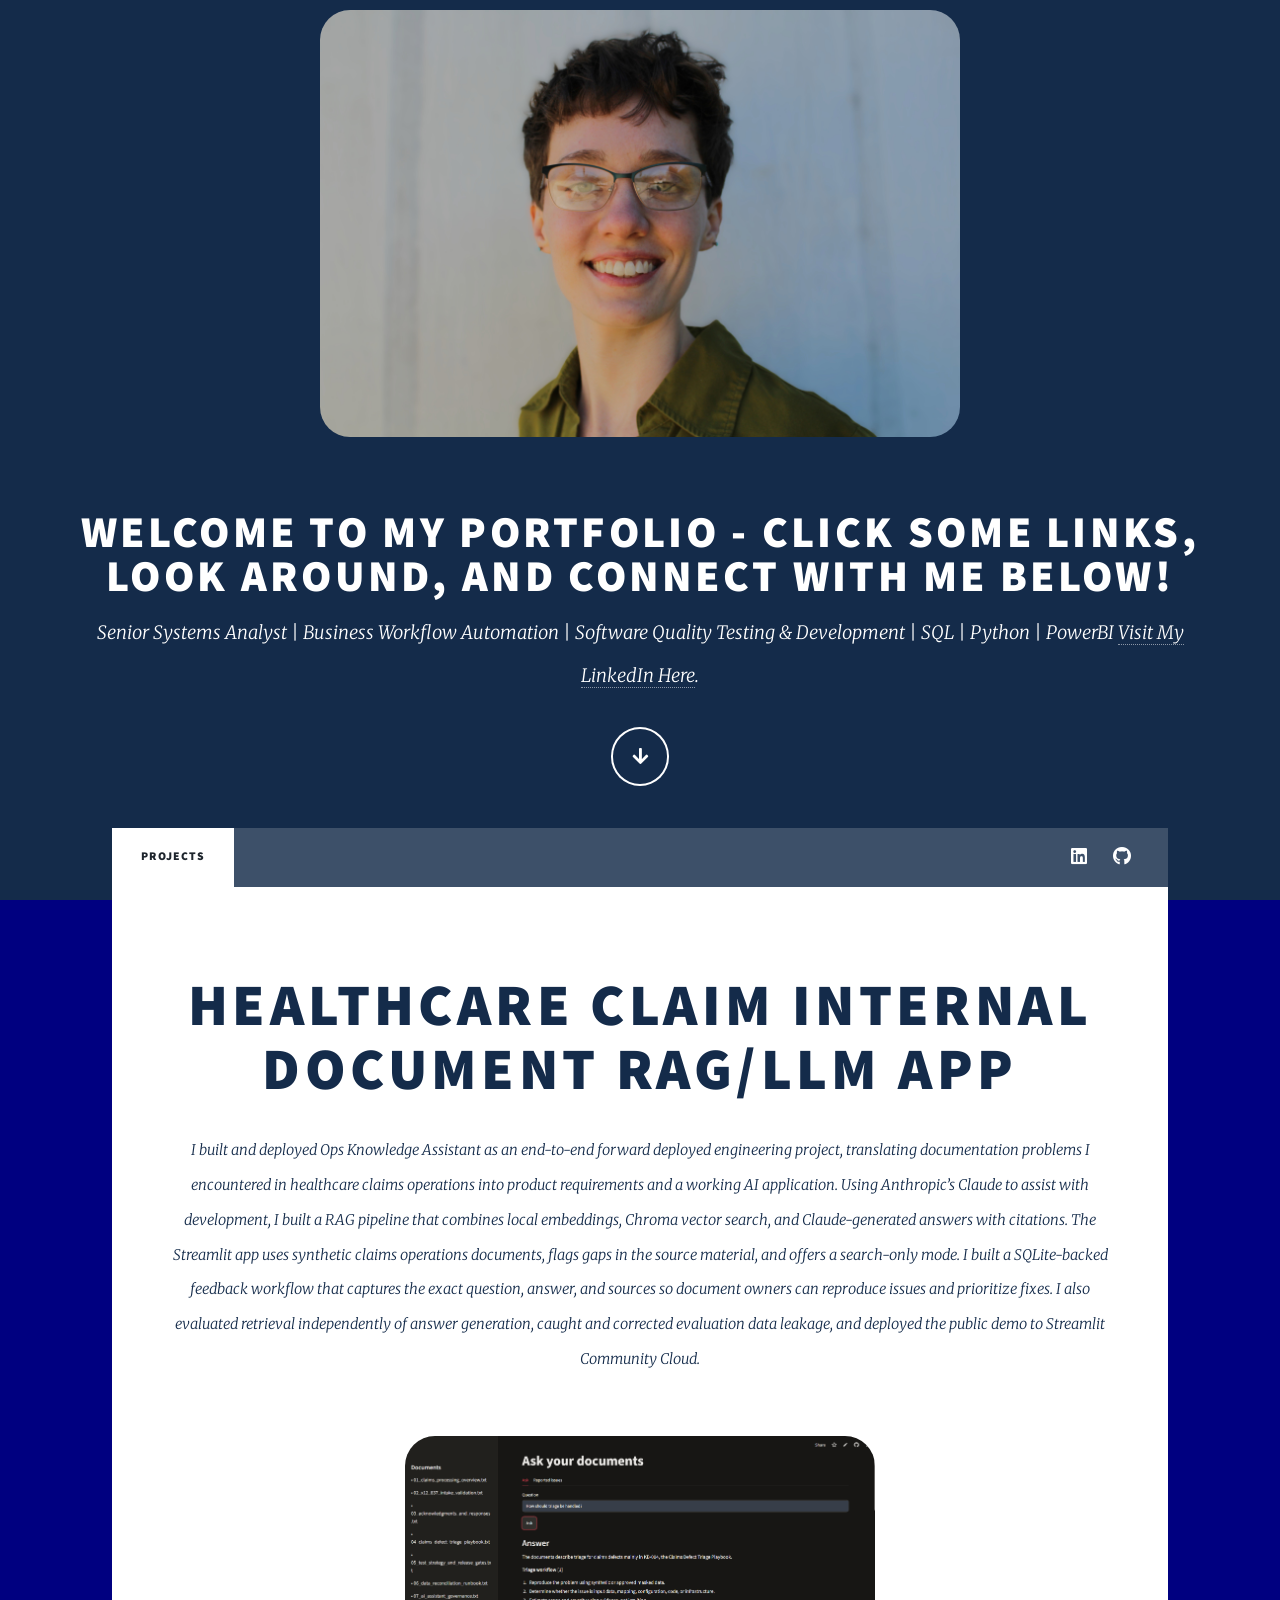
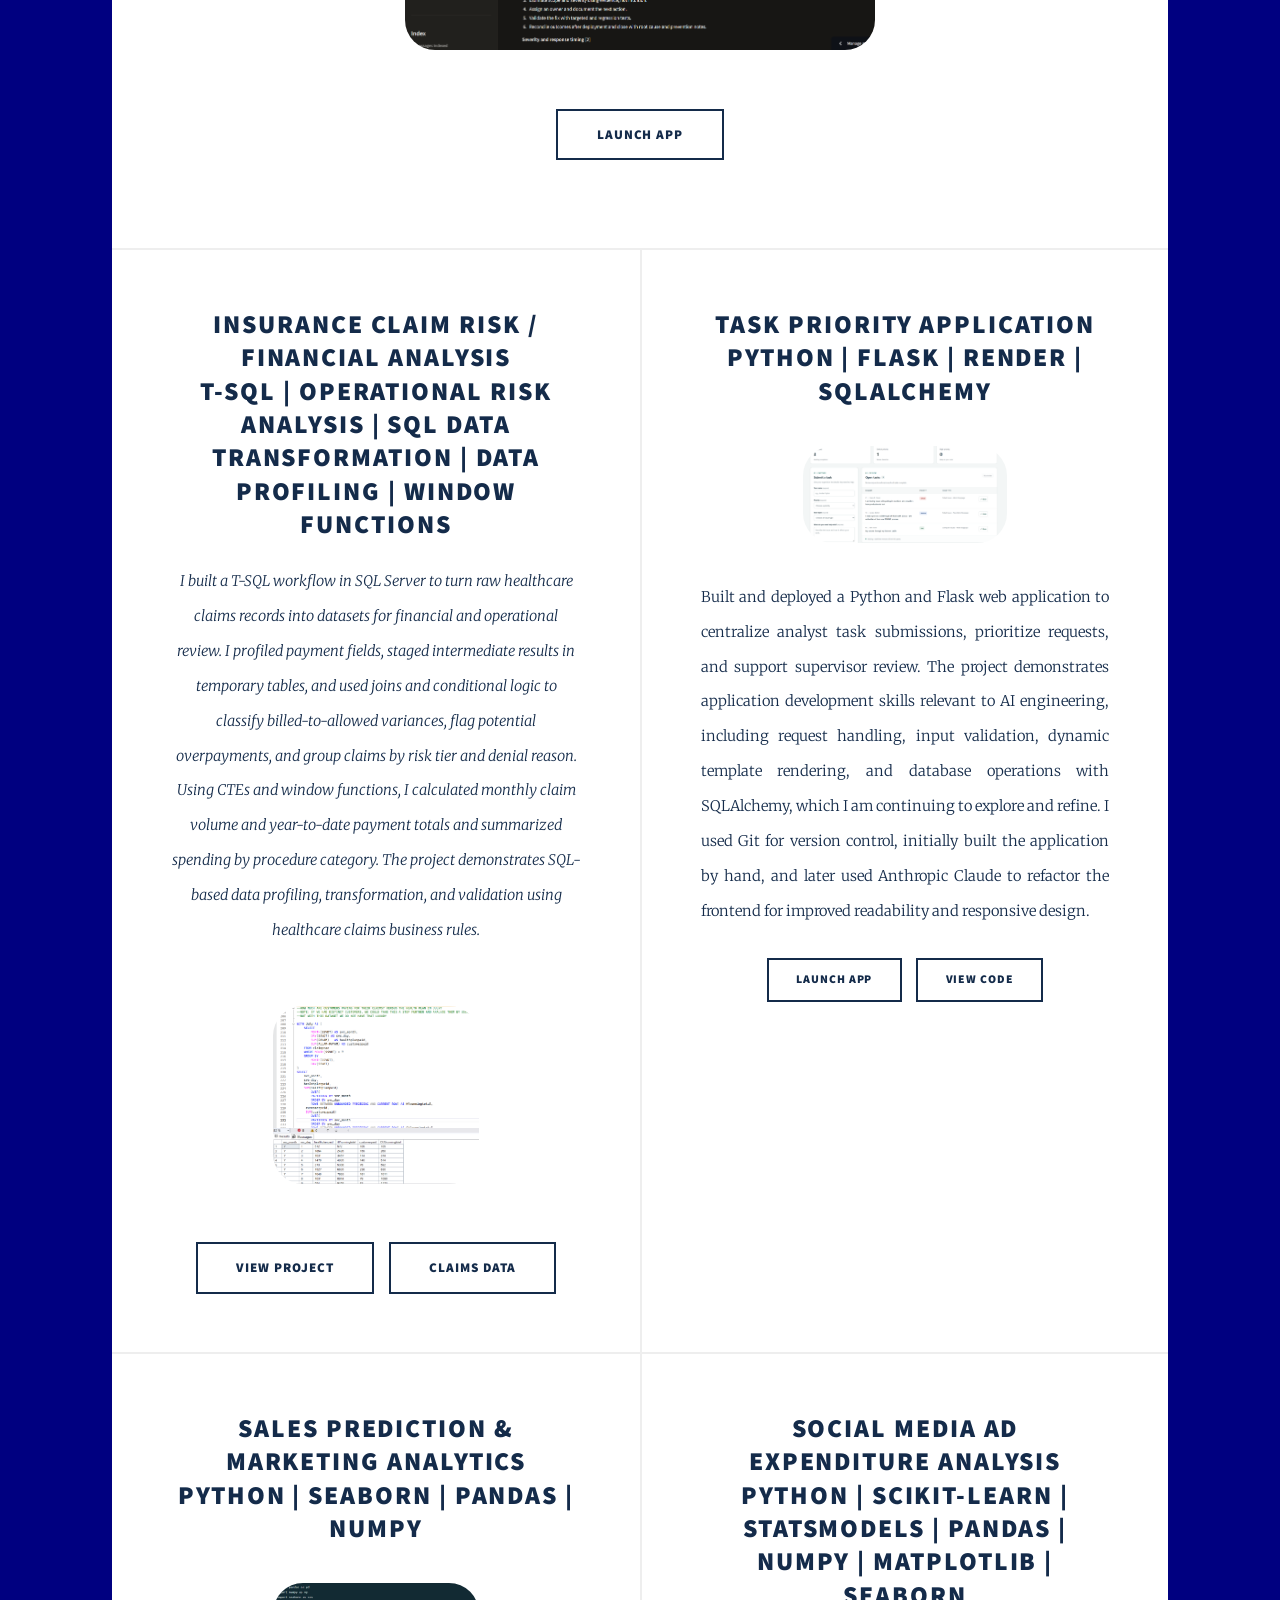
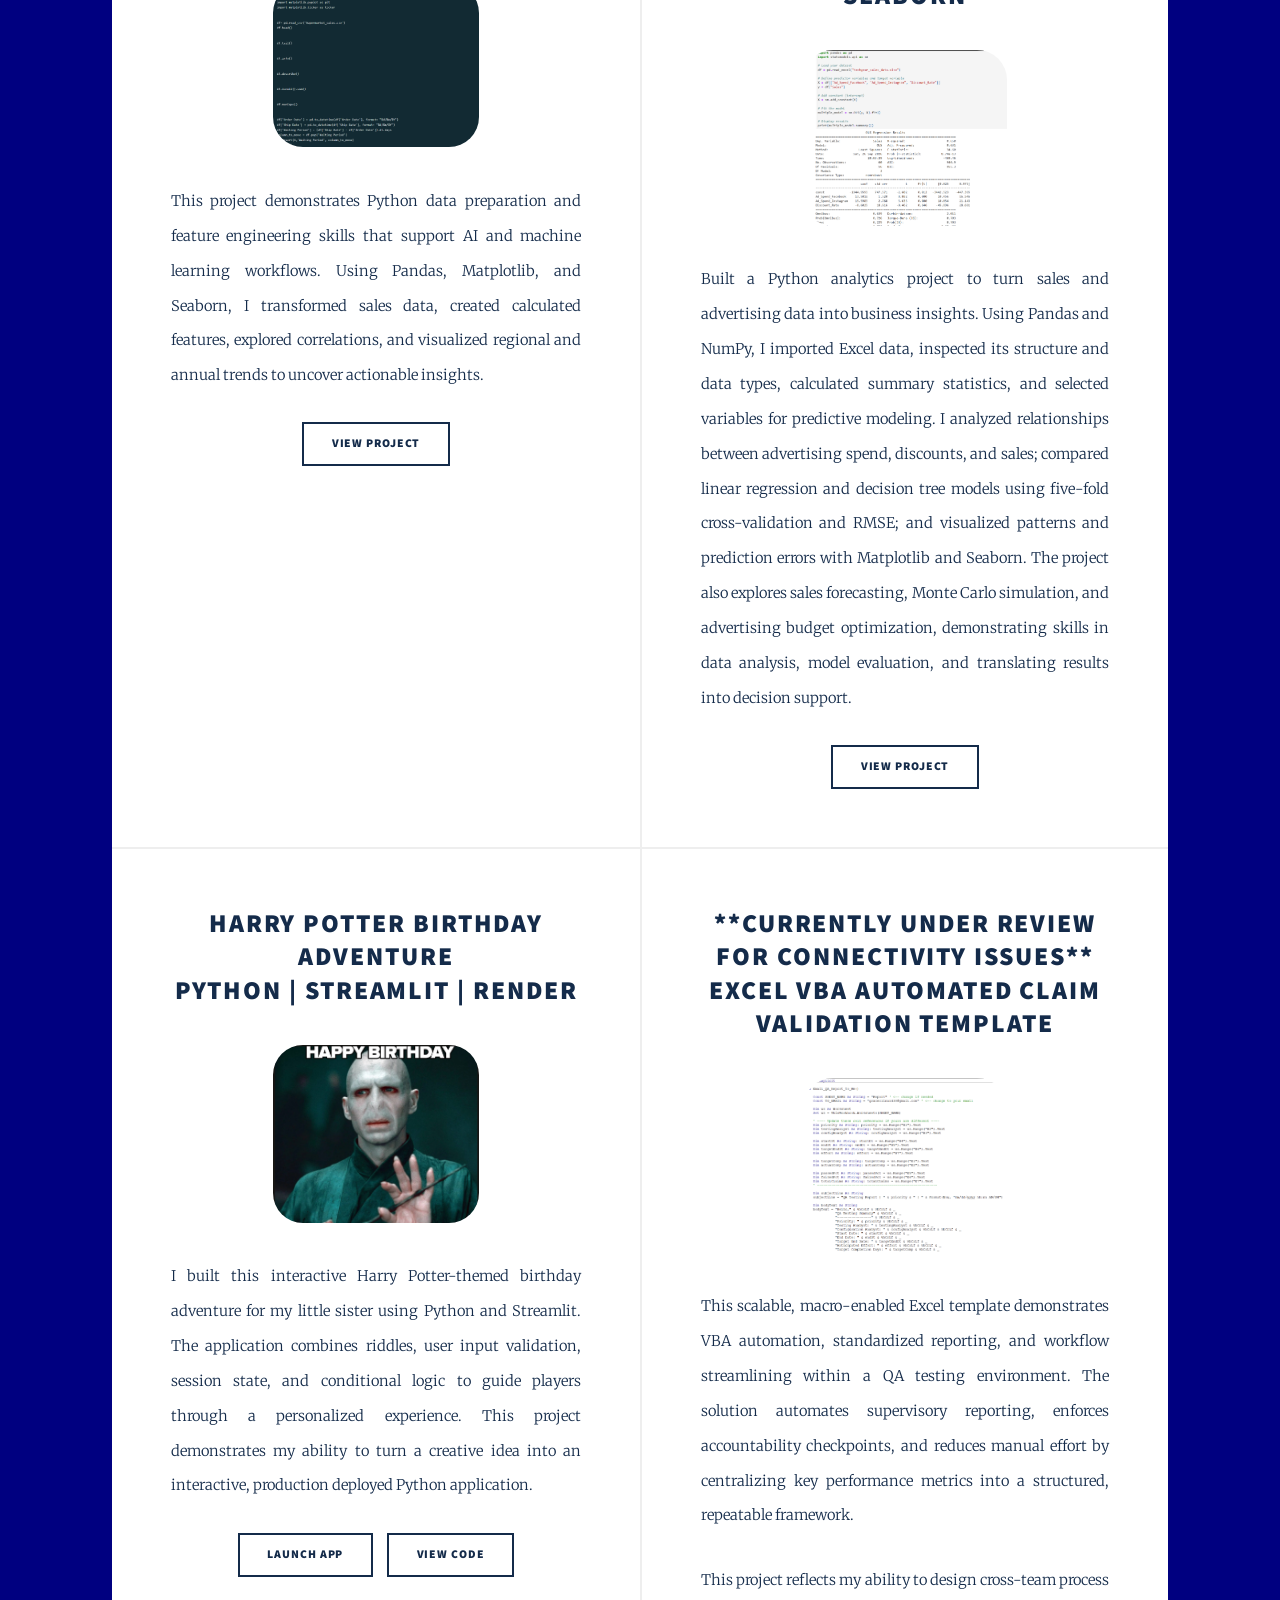
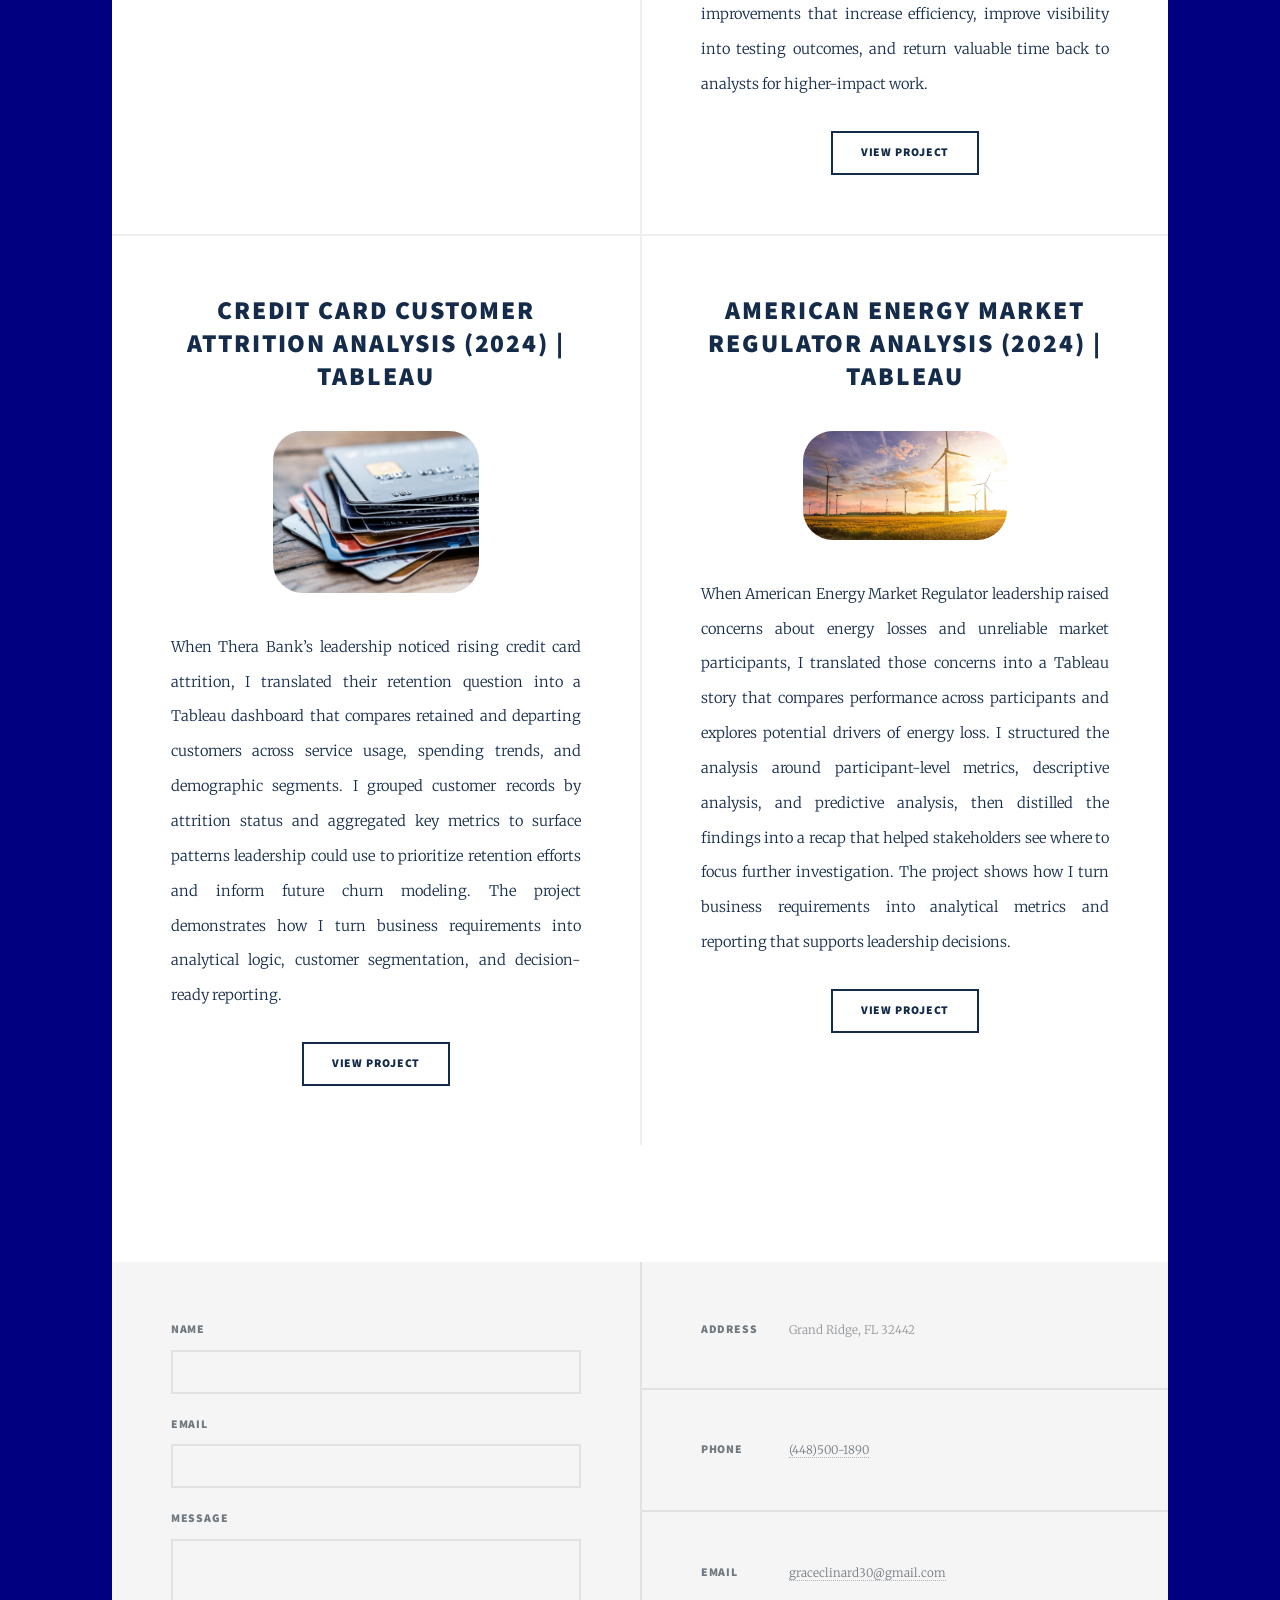
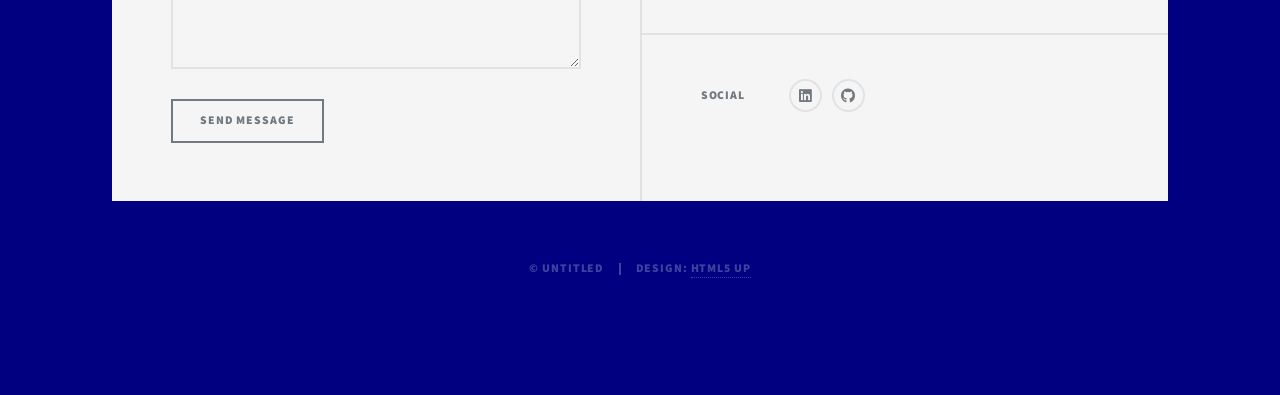
<file: index.html>
<!DOCTYPE HTML>
<!--
	Massively by HTML5 UP
	html5up.net | @ajlkn
	Free for personal and commercial use under the CCA 3.0 license (html5up.net/license)
-->
<html>
	<head>
		<title>Grace Clinard Portfolio</title>
		<meta charset="utf-8" />
		<meta name="viewport" content="width=device-width, initial-scale=1, user-scalable=no" />
		<link rel="stylesheet" href="assets/css/main.css" />
		<noscript><link rel="stylesheet" href="assets/css/noscript.css" /></noscript>
	</head>
	<body class="is-preload">

		<!-- Wrapper -->
			<div id="wrapper" class="image main"><img src="images/IMG_3806.JPG" alt="" /></a>

				<!-- Intro -->
					<div id="intro">
						<h1>Welcome to my Portfolio - Click some links, look around, and connect with me below! <br />
						</h1>
						<p>Senior Systems Analyst | Business Workflow Automation | Software Quality Testing & Development | SQL | Python | PowerBI <a href="https://www.linkedin.com/in/graceclinard30">Visit My LinkedIn Here</a>.</p>
						<ul class="actions">
							<li><a href="#header" class="button icon solid solo fa-arrow-down scrolly">Continue</a></li>
						</ul>
					</div>

				<!-- Header -->
					<!-- <header id="header">
						<a href="index.html" class="logo">Grace Clinard</a>
					</header> -->

				<!-- Nav -->
					<nav id="nav">
						<ul class="links">
							<li class="active"><a href="index.html">Projects</a></li>
						</ul>
						<ul class="icons">
							<li><a href="https://www.linkedin.com/in/graceclinard30" class="icon brands fa-linkedin"><span class="label">LinkedIn</span></a></li>
							<li><a href="https://github.com/graceclinard30" class="icon brands fa-github"><span class="label">GitHub</span></a></li>
						</ul>
					</nav>

				<!-- Main -->
					<div id="main">

						<!-- Featured Post -->
							<article class="post featured">
								<header class="major">
									<h2><a href="https://ops-knowledge-assistant-spxldgtgafz7sz2xagz9yo.streamlit.app/">Healthcare Claim Internal Document RAG/LLM App<br />
									</a></h2>
									<p> 
										I built and deployed Ops Knowledge Assistant as an end-to-end forward deployed engineering project, translating documentation problems 
										I encountered in healthcare claims operations into product requirements and a working AI application. Using Anthropic’s Claude to assist with development, 
										I built a RAG pipeline that combines local embeddings, Chroma vector search, and Claude-generated answers with citations. The Streamlit app uses synthetic claims operations documents, 
										flags gaps in the source material, and offers a search-only mode. I built a SQLite-backed feedback workflow that captures the exact question, answer, 
										and sources so document owners can reproduce issues and prioritize fixes. I also evaluated retrieval independently of answer generation, caught and corrected evaluation data leakage, 
										and deployed the public demo to Streamlit Community Cloud.
									</p>
								</header>
								<a href="https://ops-knowledge-assistant-spxldgtgafz7sz2xagz9yo.streamlit.app/" class="image main"><img src="images/RAG_App_Photo.png" alt="" /></a>
								<ul class="actions special">
									<li><a href="https://ops-knowledge-assistant-spxldgtgafz7sz2xagz9yo.streamlit.app/" class="button large">Launch App</a></li>
								</ul>
							</article>

						<!-- Posts -->
							<section class="posts">
								<article>
									<header class="major">
										<h2><a href="CLAIMPRAC ANALYSIS.sql">Insurance Claim Risk / Financial Analysis <br > T-SQL | Operational Risk Analysis | SQL Data Transformation | Data Profiling | Window Functions<br />
										</a></h2>
										<p> 
											I built a T-SQL workflow in SQL Server to turn raw healthcare claims records into datasets for financial and operational review. I profiled payment fields, staged intermediate results in temporary tables,
											and used joins and conditional logic to classify billed-to-allowed variances, flag potential overpayments, and group claims by risk tier and denial reason. Using CTEs and window functions, I calculated monthly
											claim volume and year-to-date payment totals and summarized spending by procedure category. The project demonstrates SQL-based data profiling, transformation, and validation using healthcare claims business rules.
										</p>
									</header>
									<a href="CLAIMPRAC ANALYSIS.sql" class="image main"><img src="images/Screenshot 2026-02-01 212112.png" alt="" /></a>
									<ul class="actions special">
										<li><a href="CLAIMPRAC ANALYSIS.sql" class="button large">View Project</a></li>
										<li><a href="claims_data_1.xlsx" class="button large">Claims Data</a></li>
									</ul>
								</article>
								<article>
								    <header>
								        <h2>
								            <a href="https://task-application-p6pk.onrender.com/" target="_blank" rel="noopener">
								                Task Priority Application<br />
								                Python | Flask | Render | SQLAlchemy
								            </a>
								        </h2>
								    </header>
								
								    <a href="https://task-application-p6pk.onrender.com/"
								       class="image fit"
								       target="_blank"
								       rel="noopener">
								        <img src="images/Task_Priority.png"
								             alt="Task Priority Photo" />
								    </a>
								
								    <p>
								        Built and deployed a Python and Flask web application to centralize analyst task submissions, prioritize requests, and support supervisor review. The project demonstrates application development skills relevant to AI engineering, including request handling, input validation, dynamic template rendering, and database operations with SQLAlchemy, which I am continuing to explore and refine. I used Git for version control, initially built the application by hand, and later used Anthropic Claude to refactor the frontend for improved readability and responsive design.
								    </p>
								
								    <ul class="actions special">
								        <li>
								            <a href="https://task-application-p6pk.onrender.com/"
								               class="button"
								               target="_blank"
								               rel="noopener">
								                Launch App
								            </a>
								        </li>
								        <li>
								            <a href="https://github.com/graceclinard30/task_application"
								               class="button"
								               target="_blank"
								               rel="noopener">
								                View Code
								            </a>
								        </li>
								    </ul>
								</article>
								<article>
									<header>
										<h2><a href="Supermarket Sales (USA).md">Sales Prediction & Marketing Analytics <br /> Python | Seaborn | Pandas | Numpy <br />
									</header>
									<a href="supermarket-sales-portfolio.html" class="image fit"><img src="python_proj2.png" alt="" /></a>
									<p> This project demonstrates Python data preparation and feature engineering skills that support AI and machine learning workflows. Using Pandas, Matplotlib, and Seaborn, I transformed sales data, created calculated features, explored correlations, and visualized regional and annual trends to uncover actionable insights. </p>
									<ul class="actions special">
										<li><a href="supermarket-sales-portfolio.html" class="button">View Project</a></li>
									</ul>
								</article>
								<article>
									<header>
										<h2><a href="GC_Python_Sales_Analysis.html"> Social Media Ad Expenditure Analysis <br /> Python | Scikit-Learn | Statsmodels | Pandas | Numpy | Matplotlib | Seaborn <br />
									</header>
									<a href="GC_Python_Sales_Analysis.html" class="image fit"><img src="Screenshot 2026-09-26 221341.png" alt="" /></a>
									<p> Built a Python analytics project to turn sales and advertising data into business insights. Using Pandas and NumPy, I imported Excel data, 
										inspected its structure and data types, calculated summary statistics, and selected variables for predictive modeling. I analyzed relationships between 
										advertising spend, discounts, and sales; compared linear regression and decision tree models using five-fold cross-validation and RMSE; and visualized patterns 
										and prediction errors with Matplotlib and Seaborn. The project also explores sales forecasting, Monte Carlo simulation, and advertising budget optimization, 
										demonstrating skills in data analysis, model evaluation, and translating results into decision support.</p>
									<ul class="actions special">
										<li><a href="GC_Python_Sales_Analysis.html" class="button">View Project</a></li>
									</ul>
								</article>
								<article>
								    <header>
								        <h2>
								            <a href="https://willow-bday-app.onrender.com" target="_blank" rel="noopener">
								                Harry Potter Birthday Adventure<br />
								                Python | Streamlit | Render
								            </a>
								        </h2>
								    </header>
								
								    <a href="https://willow-bday-app.onrender.com"
								       class="image fit"
								       target="_blank"
								       rel="noopener">
								        <img src="images/harry_potter_photo.png"
								             alt="Harry Potter-themed birthday riddle game" />
								    </a>
								
								    <p>
								        I built this interactive Harry Potter-themed birthday adventure
								        for my little sister using Python and Streamlit. The application
								        combines riddles, user input validation, session state, and
								        conditional logic to guide players through a personalized
								        experience. This project demonstrates my ability to turn a
								        creative idea into an interactive, production deployed Python application.
								    </p>
								
								    <ul class="actions special">
								        <li>
								            <a href="https://willow-bday-app.onrender.com"
								               class="button"
								               target="_blank"
								               rel="noopener">
								                Launch App
								            </a>
								        </li>
								        <li>
								            <a href="https://github.com/graceclinard30/willow_bday_app"
								               class="button"
								               target="_blank"
								               rel="noopener">
								                View Code
								            </a>
								        </li>
								    </ul>
								</article>
								<article>
									<header>
										<h2><a href="GraceClinard_Test_AutomationTemplate.xlsm">**Currently Under Review for Connectivity Issues** <br > Excel VBA Automated Claim Validation Template<br />
										</a></h2>
									</header>
									<a href="GraceClinard_Test_AutomationTemplate.xlsm" class="image fit"><img src="images/Screenshot 2026-02-01 200837.png" alt="" /></a>
									<p> This scalable, macro-enabled Excel template demonstrates VBA automation, standardized reporting, and workflow streamlining within a QA testing environment. The solution automates supervisory reporting, enforces accountability checkpoints, and reduces manual effort by centralizing key performance metrics into a structured, repeatable framework.
									<p>	This project reflects my ability to design cross-team process improvements that increase efficiency, improve visibility into testing outcomes, and return valuable time back to analysts for higher-impact work. </p>
									<ul class="actions special">
										<li><a href="GraceClinard_Test_AutomationTemplate.xlsm" class="button">View Project</a></li>
									</ul>
								</article>
								<!-- <article>
									<header>
										<h2><a href="https://public.tableau.com/app/profile/grace.clinard/viz/AEMRPresentation_16931422334220/Story1">Project #6 | Tableau <br />
									</header>
									<a href="https://public.tableau.com/app/profile/grace.clinard/viz/AEMRPresentation_16931422334220/Story1" class="image fit"><img src="images/AEMR_Photo.jpg" alt="" /></a>
									<p>The American Energy Market Regulator (AEMR) management express concern regarding the reliability of some underperforming Market Participants they want to know the cause of this substantial energy loss. During my analysis, I create Tableau Dashboards to walk from the descriptive to the predictive analysis and onto the recap, leaving stakeholders with key insights. </p>
									<ul class="actions special">
										<li><a href="https://public.tableau.com/app/profile/grace.clinard/viz/AEMRPresentation_16931422334220/Story1" class="button">View Project</a></li>
									</ul>
								</article>  -->
								<article>
									<header>
										<h2><a href="https://public.tableau.com/app/profile/grace.clinard/viz/BankChurnersAnalysis_16977659662610/BankChurnersAnalysis"> Credit Card Customer Attrition Analysis (2024) | Tableau <br />
										</a></h2>
									</header>
									<a href="https://public.tableau.com/app/profile/grace.clinard/viz/BankChurnersAnalysis_16977659662610/BankChurnersAnalysis" class="image fit"><img src="images/TheraBank_Photo.jpg" alt="" /></a>
									<p>When Thera Bank’s leadership noticed rising credit card attrition, I translated their retention question into a Tableau dashboard that
										compares retained and departing customers across service usage, spending trends, and demographic segments. I grouped customer records by attrition 
										status and aggregated key metrics to surface patterns leadership could use to prioritize retention efforts and inform future churn modeling. 
										The project demonstrates how I turn business requirements into analytical logic, customer segmentation, and decision-ready reporting.</p>
									<ul class="actions special">
										<li><a href="https://public.tableau.com/app/profile/grace.clinard/viz/BankChurnersAnalysis_16977659662610/BankChurnersAnalysis" class="button">View Project</a></li>
									</ul>
								</article>
								<article>
									<header>
										<h2><a href="https://public.tableau.com/app/profile/grace.clinard/viz/AEMRPresentation_16931422334220/Story1"> American Energy Market Regulator Analysis (2024) | Tableau <br />
									</header>
									<a href="https://public.tableau.com/app/profile/grace.clinard/viz/AEMRPresentation_16931422334220/Story1" class="image fit"><img src="images/AEMR_Photo.jpg" alt="" /></a>
									<p>When American Energy Market Regulator leadership raised concerns about energy losses and unreliable market participants, I translated those concerns into a Tableau 
										story that compares performance across participants and explores potential drivers of energy loss. I structured the analysis around participant-level metrics, 
										descriptive analysis, and predictive analysis, then distilled the findings into a recap that helped stakeholders see where to focus further investigation. 
										The project shows how I turn business requirements into analytical metrics and reporting that supports leadership decisions. </p>
									<ul class="actions special">
										<li><a href="https://public.tableau.com/app/profile/grace.clinard/viz/AEMRPresentation_16931422334220/Story1" class="button">View Project</a></li>
									</ul>
								</article> 
						<!-- Footer -->
							<footer>
							</footer>

					</div>

				<!-- Footer -->
					<footer id="footer">
						<section>
							<form method="post" action="#">
								<div class="fields">
									<div class="field">
										<label for="name">Name</label>
										<input type="text" name="name" id="name" />
									</div>
									<div class="field">
										<label for="email">Email</label>
										<input type="text" name="email" id="email" />
									</div>
									<div class="field">
										<label for="message">Message</label>
										<textarea name="message" id="message" rows="3"></textarea>
									</div>
								</div>
								<ul class="actions">
									<li><input type="submit" value="Send Message" /></li>
								</ul>
							</form>
						</section>
						<section class="split contact">
							<section class="alt">
								<h3>Address</h3>
								<p>Grand Ridge, FL 32442</p>
							</section>
							<section>
								<h3>Phone</h3>
								<p><a href="#">(448)500-1890</a></p>
							</section>
							<section>
								<h3>Email</h3>
								<p><a href="#">graceclinard30@gmail.com</a></p>
							</section>
							<section>
								<h3>Social</h3>
								<ul class="icons alt">
									<li><a href="https://www.linkedin.com/in/graceclinard30" class="icon brands alt fa-linkedin"><span class="label">LinkedIn</span></a></li>
									<li><a href="https://github.com/graceclinard30" class="icon brands alt fa-github"><span class="label">GitHub</span></a></li>
								</ul>
							</section>
						</section>
					</footer>

				<!-- Copyright -->
					<div id="copyright">
						<ul><li>&copy; Untitled</li><li>Design: <a href="https://html5up.net">HTML5 UP</a></li></ul>
					</div>

			</div>

		<!-- Scripts -->
			<script src="assets/js/jquery.min.js"></script>
			<script src="assets/js/jquery.scrollex.min.js"></script>
			<script src="assets/js/jquery.scrolly.min.js"></script>
			<script src="assets/js/browser.min.js"></script>
			<script src="assets/js/breakpoints.min.js"></script>
			<script src="assets/js/util.js"></script>
			<script src="assets/js/main.js"></script>

	</body>
</html>
</file>
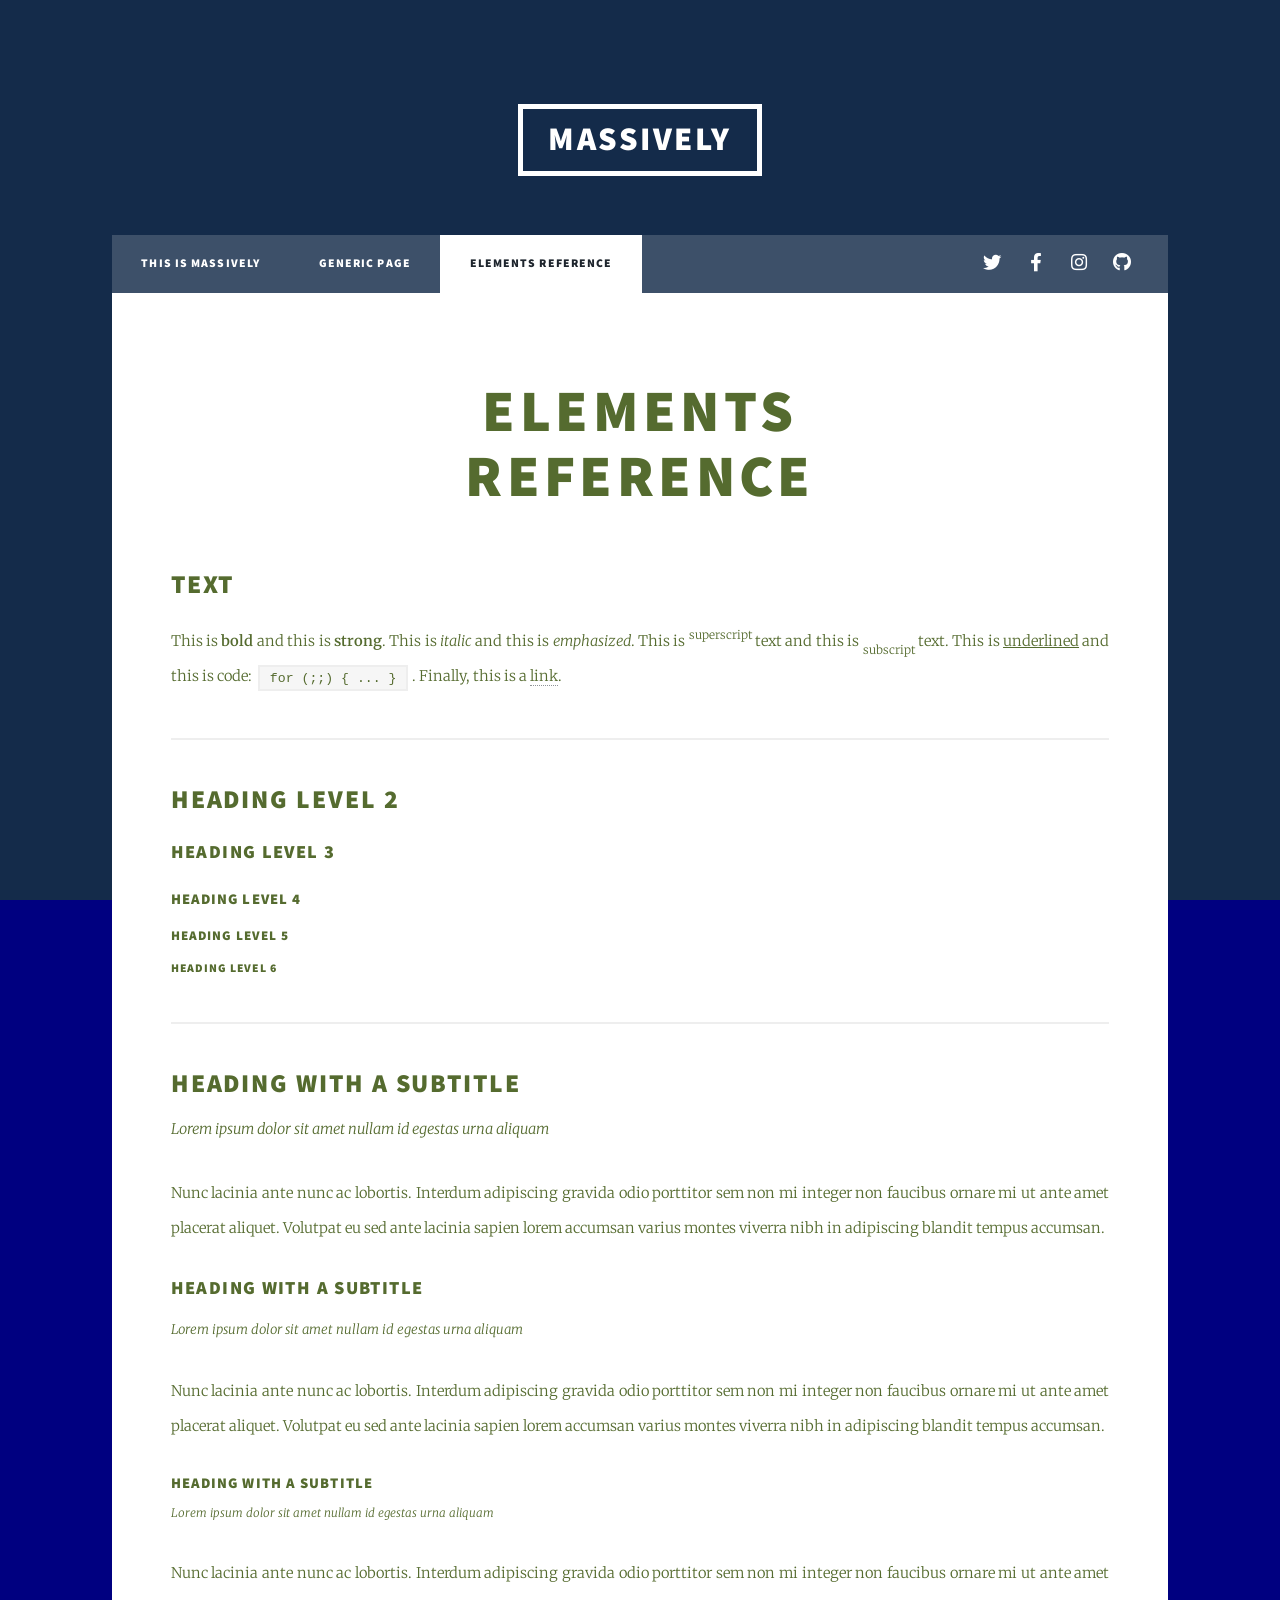
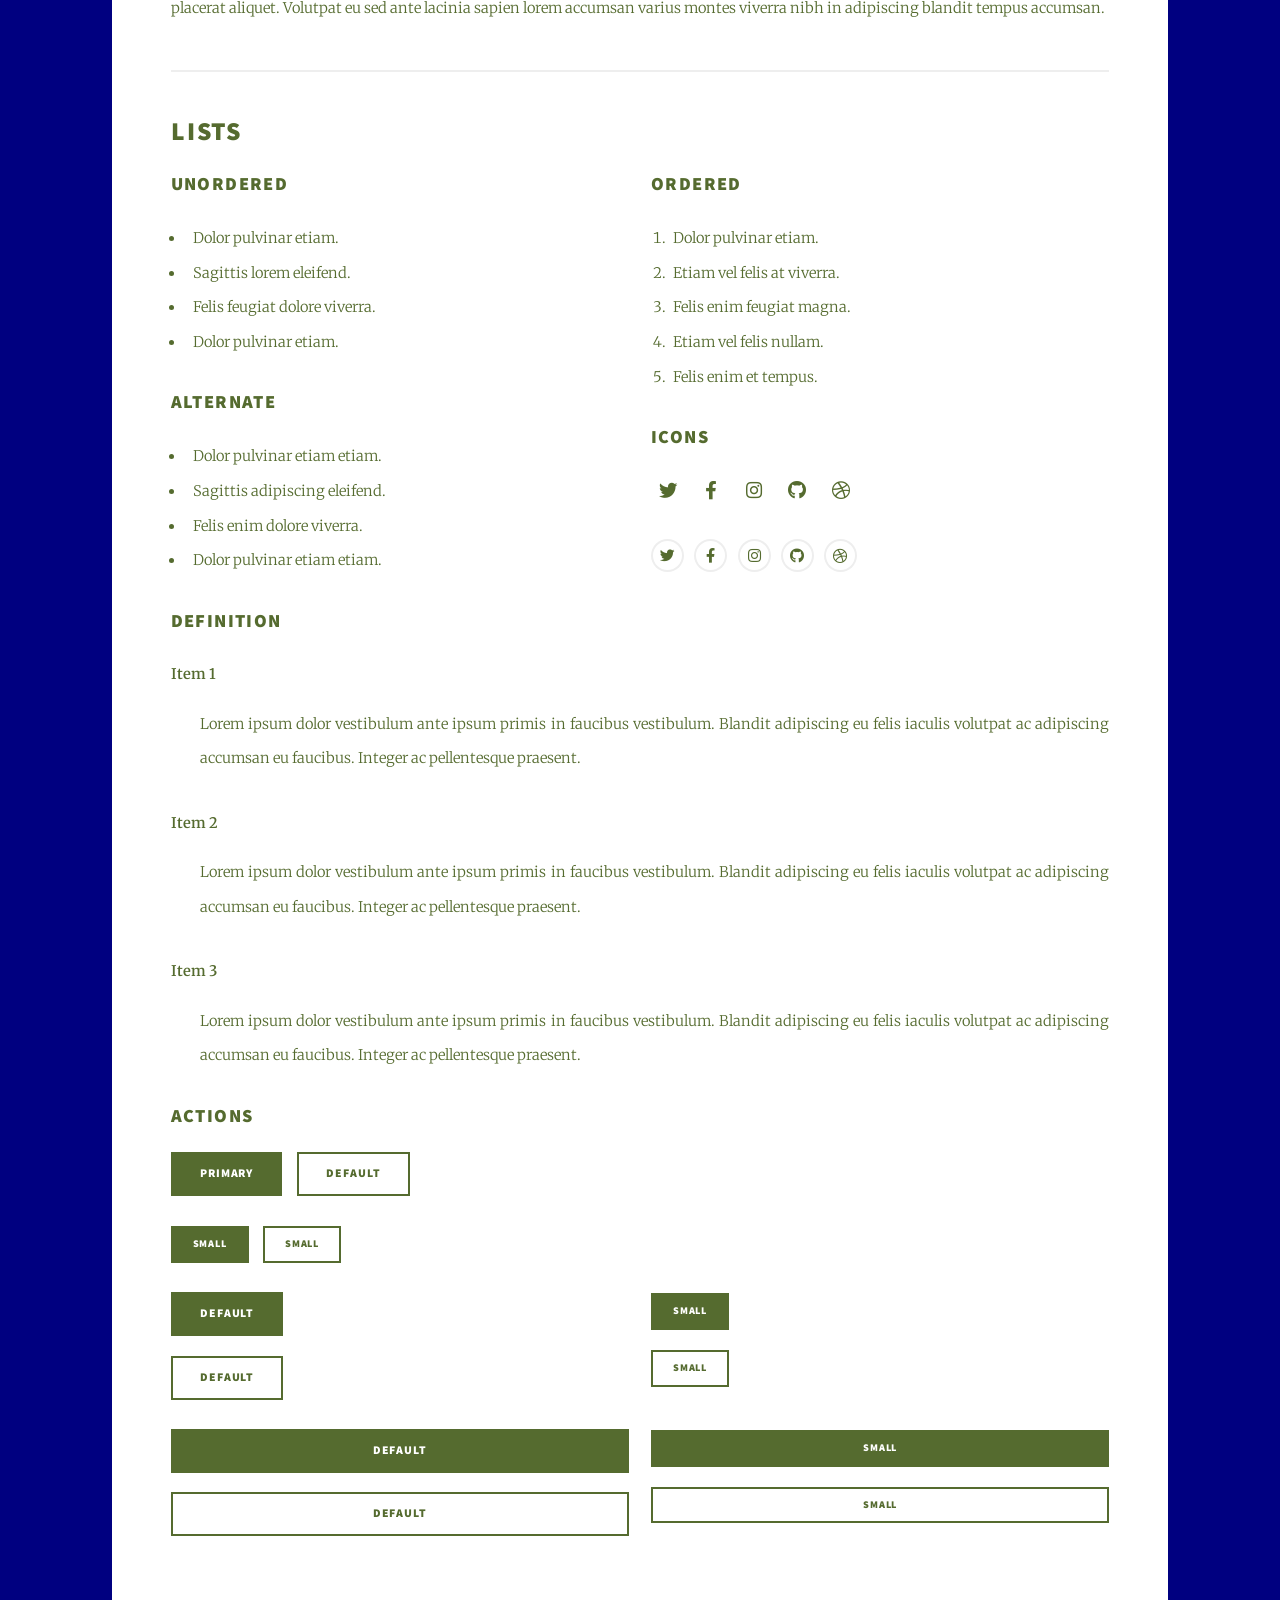
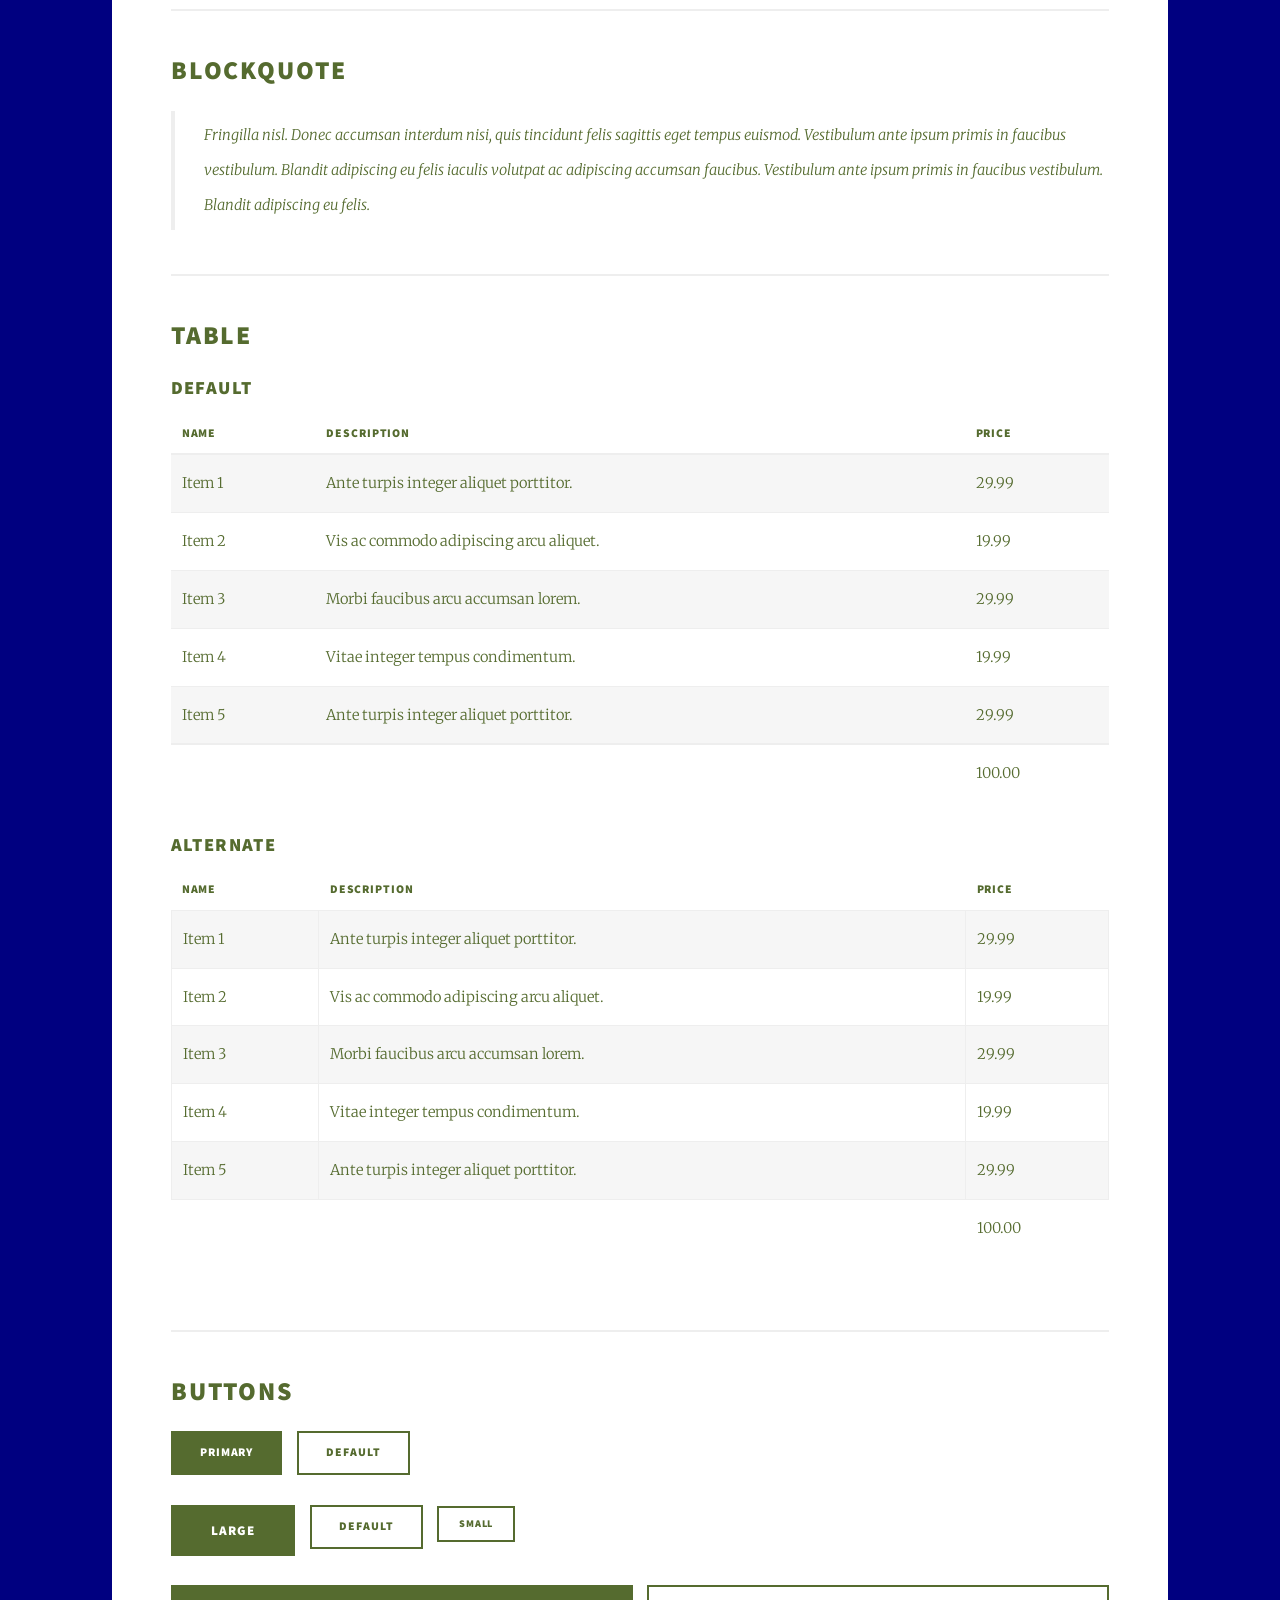
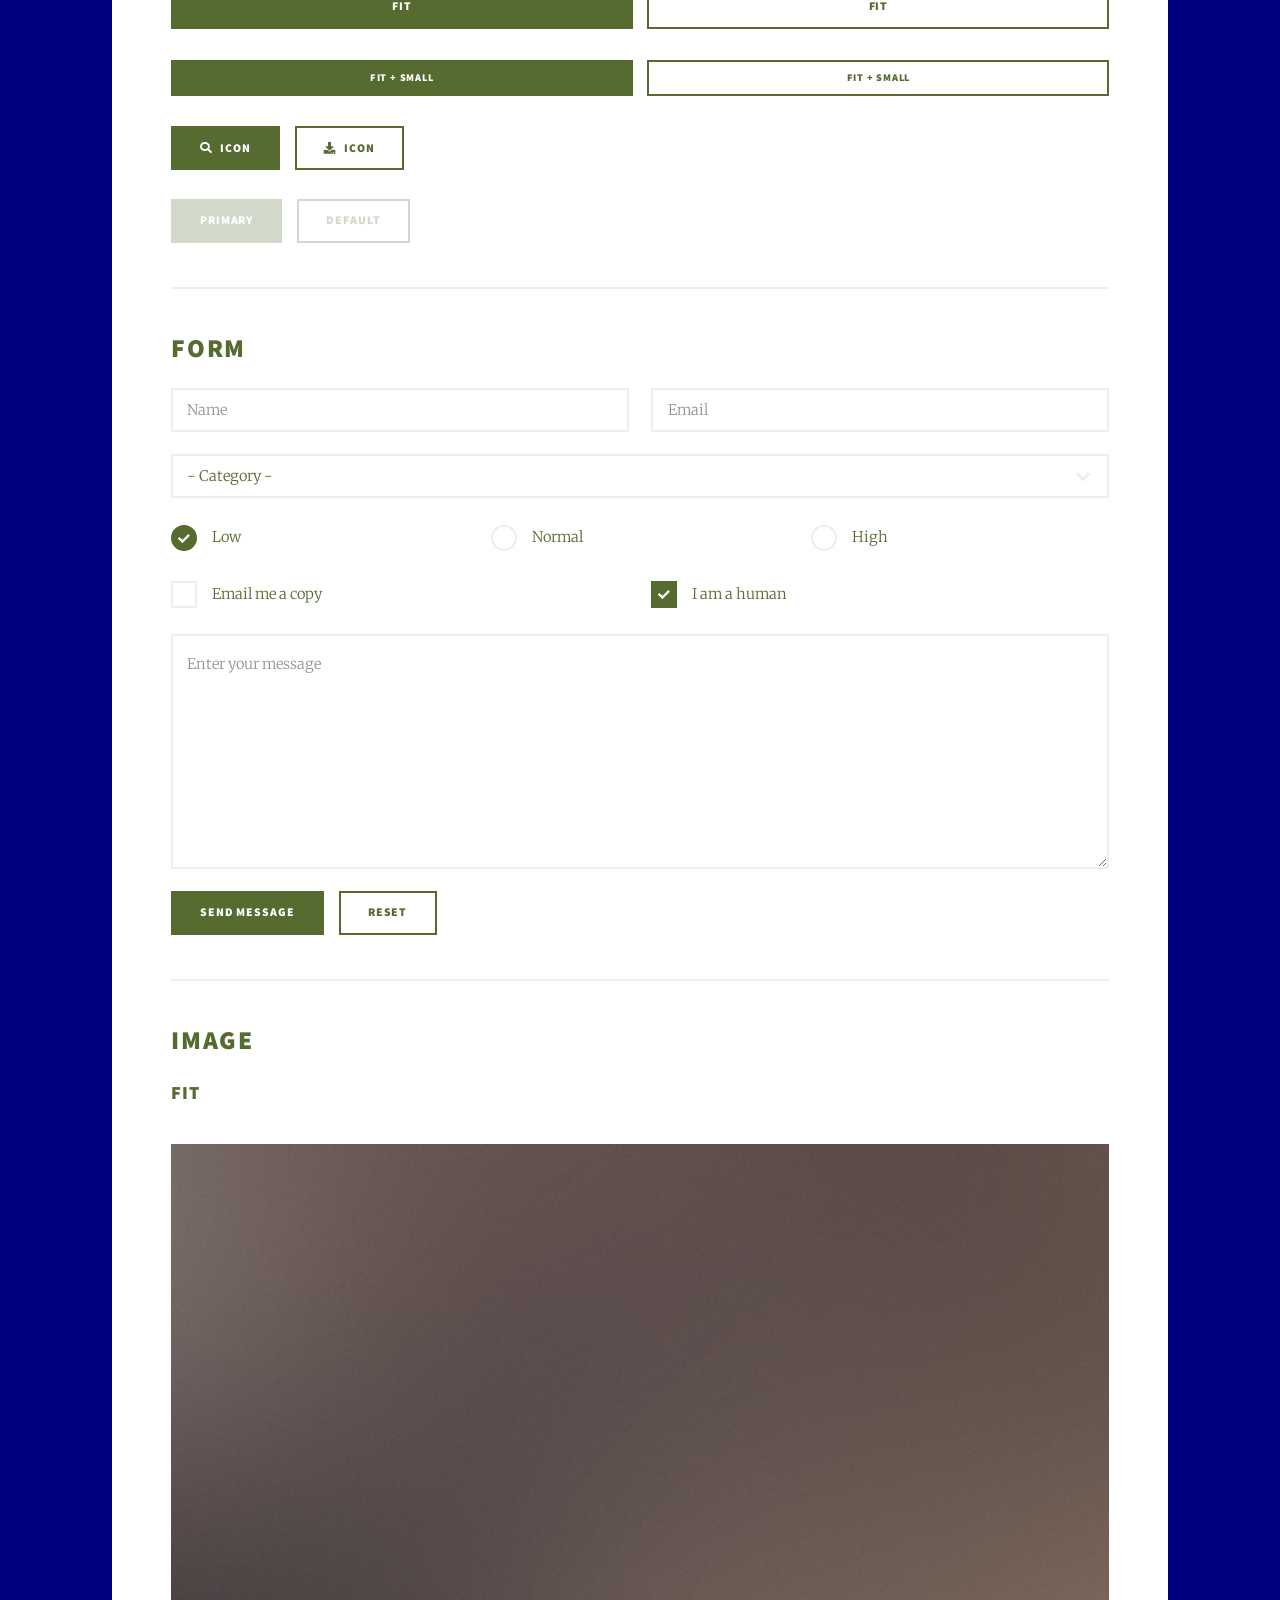
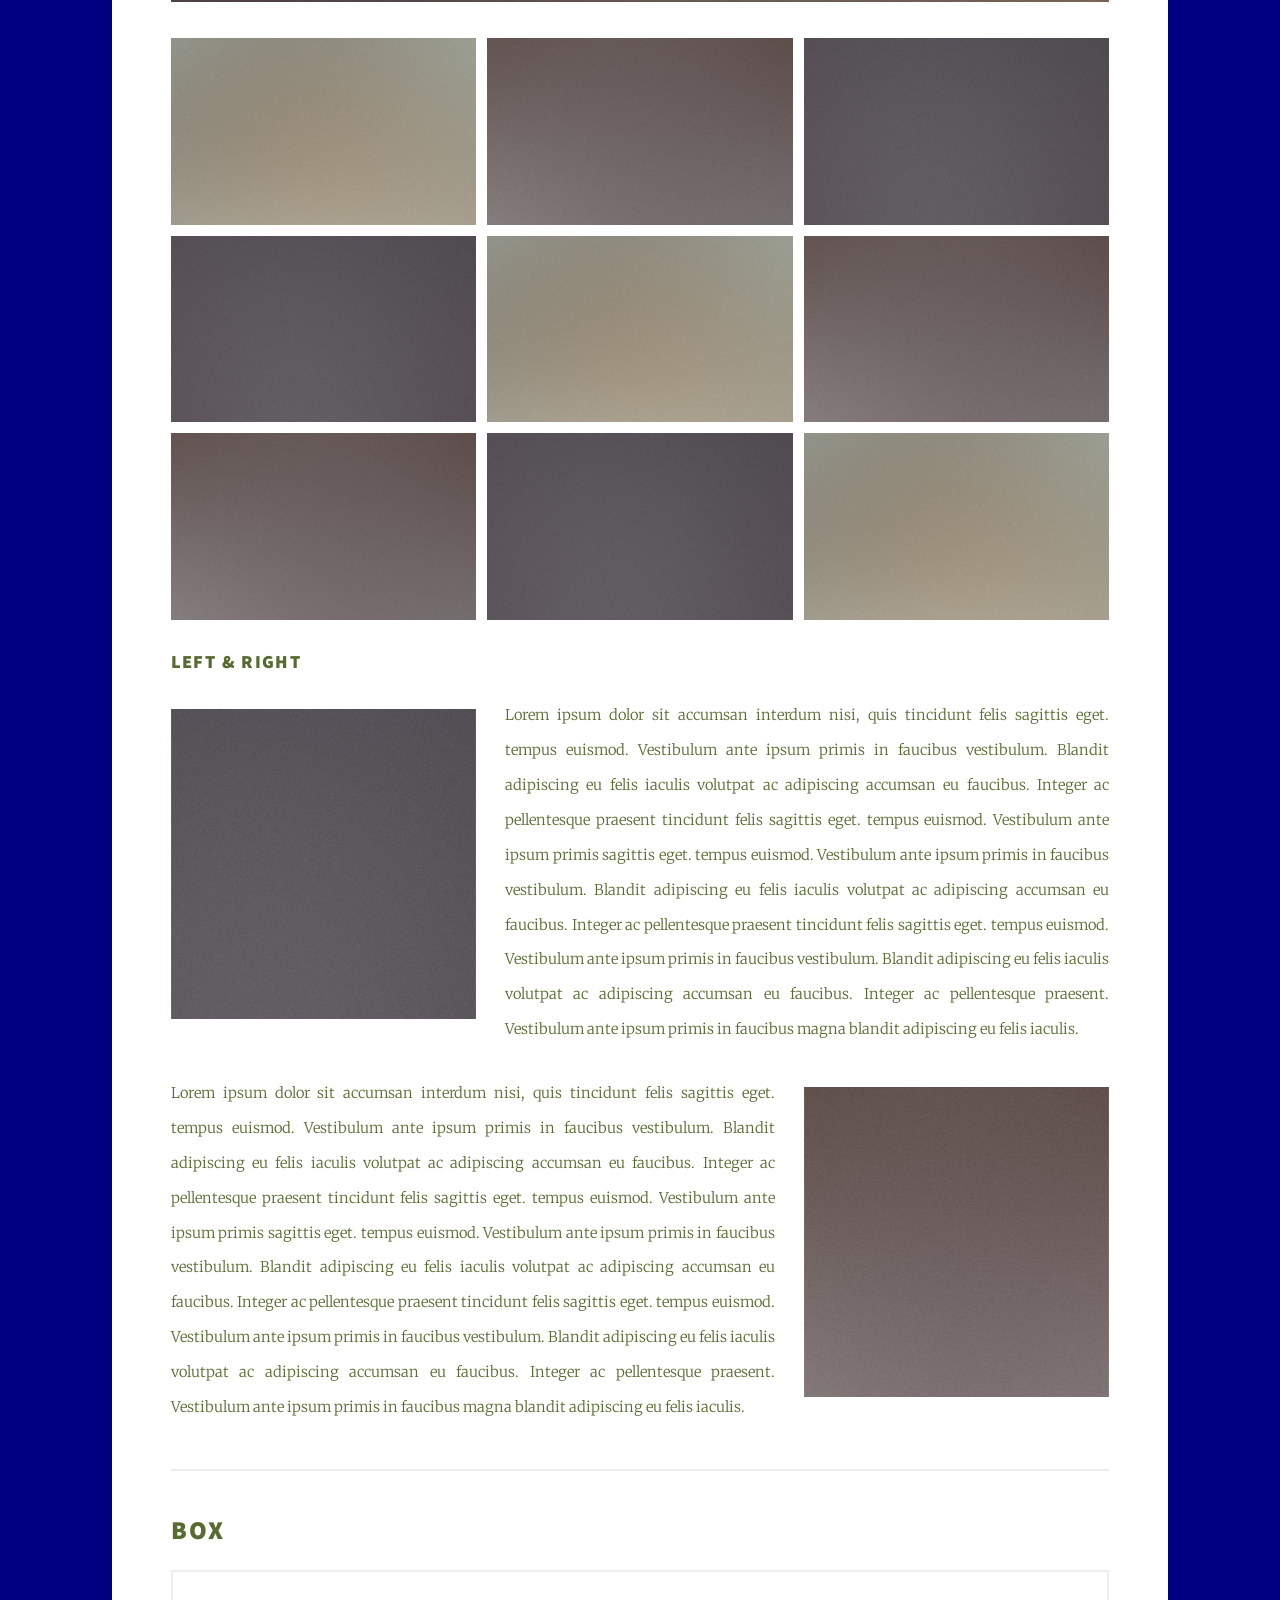
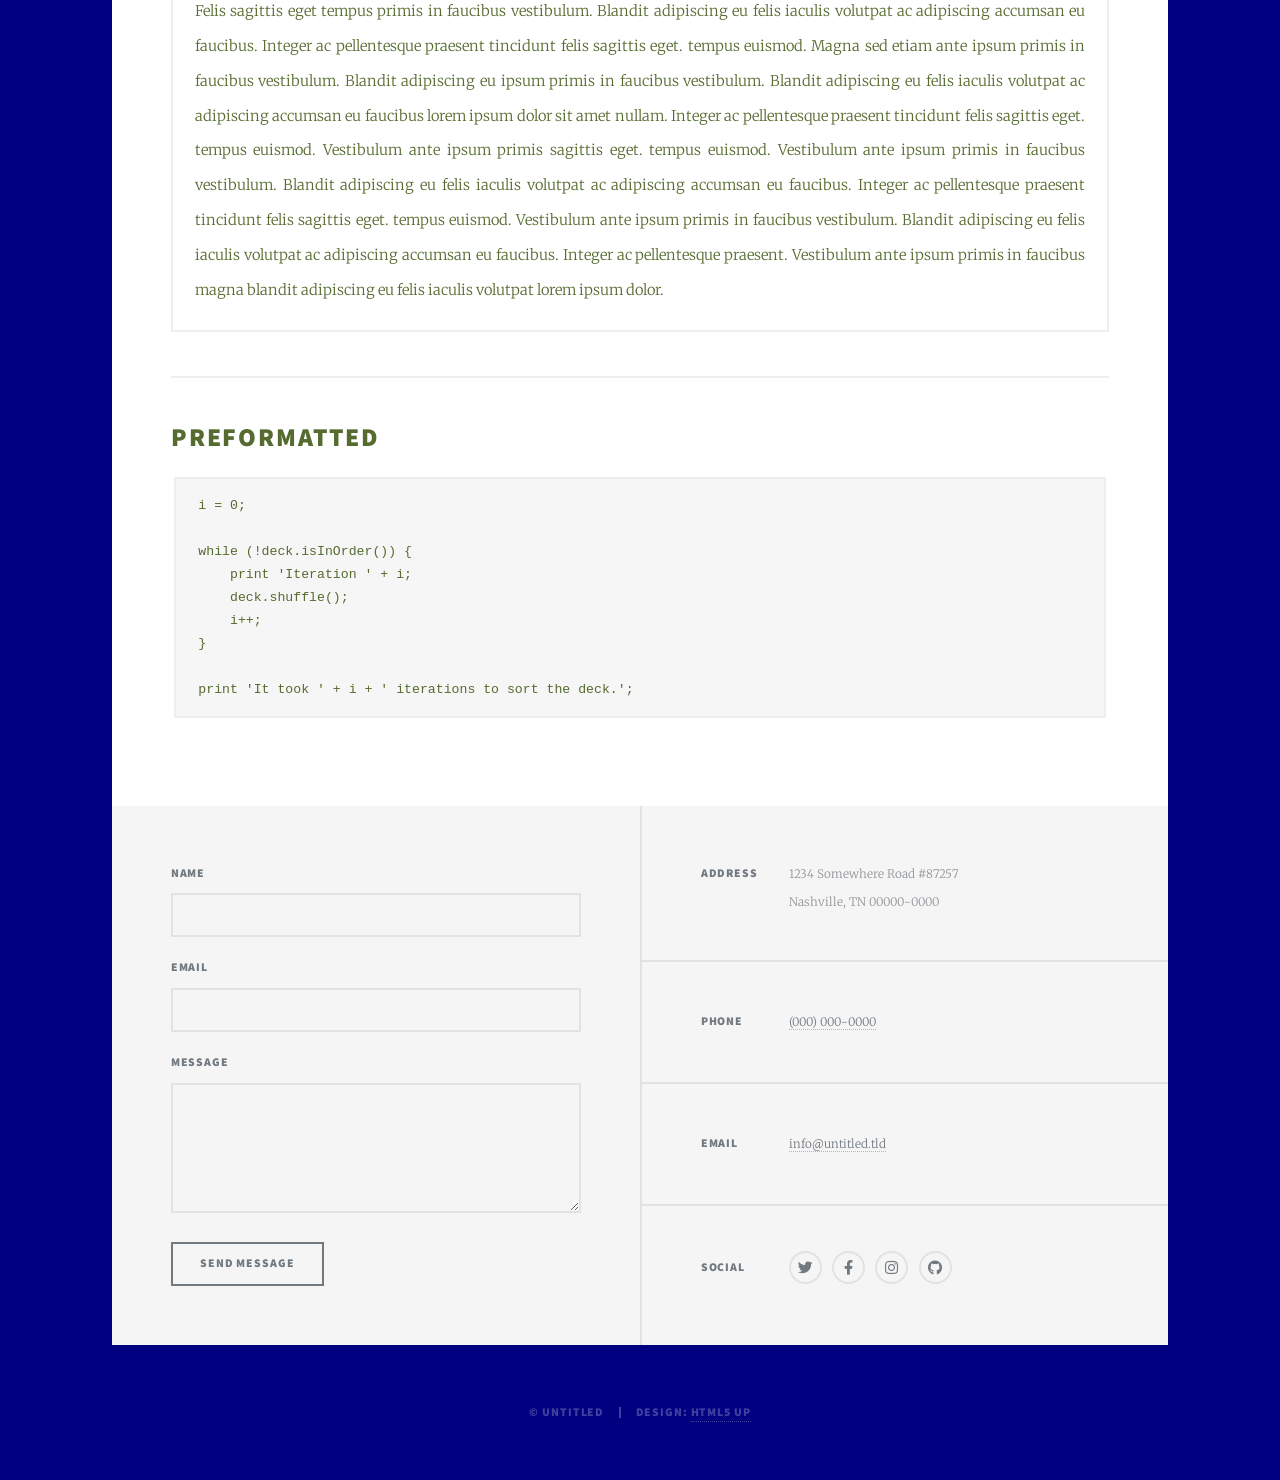
<file: elements.html>
<!DOCTYPE HTML>
<!--
	Massively by HTML5 UP
	html5up.net | @ajlkn
	Free for personal and commercial use under the CCA 3.0 license (html5up.net/license)
-->
<html>
	<head>
		<title>Elements Reference - Massively by HTML5 UP</title>
		<meta charset="utf-8" />
		<meta name="viewport" content="width=device-width, initial-scale=1, user-scalable=no" />
		<link rel="stylesheet" href="assets/css/main.css" />
		<noscript><link rel="stylesheet" href="assets/css/noscript.css" /></noscript>
	</head>
	<body class="is-preload">

		<!-- Wrapper -->
			<div id="wrapper">

				<!-- Header -->
					<header id="header">
						<a href="index.html" class="logo">Massively</a>
					</header>

				<!-- Nav -->
					<nav id="nav">
						<ul class="links">
							<li><a href="index.html">This is Massively</a></li>
							<li><a href="generic.html">Generic Page</a></li>
							<li class="active"><a href="elements.html">Elements Reference</a></li>
						</ul>
						<ul class="icons">
							<li><a href="#" class="icon brands fa-twitter"><span class="label">Twitter</span></a></li>
							<li><a href="#" class="icon brands fa-facebook-f"><span class="label">Facebook</span></a></li>
							<li><a href="#" class="icon brands fa-instagram"><span class="label">Instagram</span></a></li>
							<li><a href="#" class="icon brands fa-github"><span class="label">GitHub</span></a></li>
						</ul>
					</nav>

				<!-- Main -->
					<div id="main">

						<!-- Post -->
							<section class="post">
								<header class="major">
									<h1>Elements<br />
									Reference</h1>
								</header>

								<!-- Text stuff -->
									<h2>Text</h2>
									<p>This is <b>bold</b> and this is <strong>strong</strong>. This is <i>italic</i> and this is <em>emphasized</em>.
									This is <sup>superscript</sup> text and this is <sub>subscript</sub> text.
									This is <u>underlined</u> and this is code: <code>for (;;) { ... }</code>.
									Finally, this is a <a href="#">link</a>.</p>
									<hr />
									<h2>Heading Level 2</h2>
									<h3>Heading Level 3</h3>
									<h4>Heading Level 4</h4>
									<h5>Heading Level 5</h5>
									<h6>Heading Level 6</h6>
									<hr />
									<header>
										<h2>Heading with a Subtitle</h2>
										<p>Lorem ipsum dolor sit amet nullam id egestas urna aliquam</p>
									</header>
									<p>Nunc lacinia ante nunc ac lobortis. Interdum adipiscing gravida odio porttitor sem non mi integer non faucibus ornare mi ut ante amet placerat aliquet. Volutpat eu sed ante lacinia sapien lorem accumsan varius montes viverra nibh in adipiscing blandit tempus accumsan.</p>
									<header>
										<h3>Heading with a Subtitle</h3>
										<p>Lorem ipsum dolor sit amet nullam id egestas urna aliquam</p>
									</header>
									<p>Nunc lacinia ante nunc ac lobortis. Interdum adipiscing gravida odio porttitor sem non mi integer non faucibus ornare mi ut ante amet placerat aliquet. Volutpat eu sed ante lacinia sapien lorem accumsan varius montes viverra nibh in adipiscing blandit tempus accumsan.</p>
									<header>
										<h4>Heading with a Subtitle</h4>
										<p>Lorem ipsum dolor sit amet nullam id egestas urna aliquam</p>
									</header>
									<p>Nunc lacinia ante nunc ac lobortis. Interdum adipiscing gravida odio porttitor sem non mi integer non faucibus ornare mi ut ante amet placerat aliquet. Volutpat eu sed ante lacinia sapien lorem accumsan varius montes viverra nibh in adipiscing blandit tempus accumsan.</p>

									<hr />

								<!-- Lists -->
									<h2>Lists</h2>
									<div class="row">
										<div class="col-6 col-12-small">

											<h3>Unordered</h3>
											<ul>
												<li>Dolor pulvinar etiam.</li>
												<li>Sagittis lorem eleifend.</li>
												<li>Felis feugiat dolore viverra.</li>
												<li>Dolor pulvinar etiam.</li>
											</ul>

											<h3>Alternate</h3>
											<ul class="alt">
												<li>Dolor pulvinar etiam etiam.</li>
												<li>Sagittis adipiscing eleifend.</li>
												<li>Felis enim dolore viverra.</li>
												<li>Dolor pulvinar etiam etiam.</li>
											</ul>

										</div>
										<div class="col-6 col-12-small">

											<h3>Ordered</h3>
											<ol>
												<li>Dolor pulvinar etiam.</li>
												<li>Etiam vel felis at viverra.</li>
												<li>Felis enim feugiat magna.</li>
												<li>Etiam vel felis nullam.</li>
												<li>Felis enim et tempus.</li>
											</ol>

											<h3>Icons</h3>
											<ul class="icons">
												<li><a href="#" class="icon brands fa-twitter"><span class="label">Twitter</span></a></li>
												<li><a href="#" class="icon brands fa-facebook-f"><span class="label">Facebook</span></a></li>
												<li><a href="#" class="icon brands fa-instagram"><span class="label">Instagram</span></a></li>
												<li><a href="#" class="icon brands fa-github"><span class="label">Github</span></a></li>
												<li><a href="#" class="icon brands fa-dribbble"><span class="label">Dribbble</span></a></li>
											</ul>
											<ul class="icons alt">
												<li><a href="#" class="icon brands alt fa-twitter"><span class="label">Twitter</span></a></li>
												<li><a href="#" class="icon brands alt fa-facebook-f"><span class="label">Facebook</span></a></li>
												<li><a href="#" class="icon brands alt fa-instagram"><span class="label">Instagram</span></a></li>
												<li><a href="#" class="icon brands alt fa-github"><span class="label">Github</span></a></li>
												<li><a href="#" class="icon brands alt fa-dribbble"><span class="label">Dribbble</span></a></li>
											</ul>

										</div>
									</div>
									<h3>Definition</h3>
									<dl>
										<dt>Item 1</dt>
										<dd>
											<p>Lorem ipsum dolor vestibulum ante ipsum primis in faucibus vestibulum. Blandit adipiscing eu felis iaculis volutpat ac adipiscing accumsan eu faucibus. Integer ac pellentesque praesent.</p>
										</dd>
										<dt>Item 2</dt>
										<dd>
											<p>Lorem ipsum dolor vestibulum ante ipsum primis in faucibus vestibulum. Blandit adipiscing eu felis iaculis volutpat ac adipiscing accumsan eu faucibus. Integer ac pellentesque praesent.</p>
										</dd>
										<dt>Item 3</dt>
										<dd>
											<p>Lorem ipsum dolor vestibulum ante ipsum primis in faucibus vestibulum. Blandit adipiscing eu felis iaculis volutpat ac adipiscing accumsan eu faucibus. Integer ac pellentesque praesent.</p>
										</dd>
									</dl>

									<h3>Actions</h3>
									<ul class="actions">
										<li><a href="#" class="button primary">Primary</a></li>
										<li><a href="#" class="button">Default</a></li>
									</ul>
									<ul class="actions small">
										<li><a href="#" class="button primary small">Small</a></li>
										<li><a href="#" class="button small">Small</a></li>
									</ul>
									<div class="row">
										<div class="col-6 col-12-small">
											<ul class="actions stacked">
												<li><a href="#" class="button primary">Default</a></li>
												<li><a href="#" class="button">Default</a></li>
											</ul>
										</div>
										<div class="col-6 col-12-small">
											<ul class="actions stacked">
												<li><a href="#" class="button primary small">Small</a></li>
												<li><a href="#" class="button small">Small</a></li>
											</ul>
										</div>
									</div>
									<div class="row">
										<div class="col-6 col-12-small">
											<ul class="actions stacked">
												<li><a href="#" class="button primary fit">Default</a></li>
												<li><a href="#" class="button fit">Default</a></li>
											</ul>
										</div>
										<div class="col-6 col-12-small">
											<ul class="actions stacked">
												<li><a href="#" class="button primary small fit">Small</a></li>
												<li><a href="#" class="button small fit">Small</a></li>
											</ul>
										</div>
									</div>

									<hr />

								<!-- Blockquote -->
									<h2>Blockquote</h2>
									<blockquote>Fringilla nisl. Donec accumsan interdum nisi, quis tincidunt felis sagittis eget tempus euismod. Vestibulum ante ipsum primis in faucibus vestibulum. Blandit adipiscing eu felis iaculis volutpat ac adipiscing accumsan faucibus. Vestibulum ante ipsum primis in faucibus vestibulum. Blandit adipiscing eu felis.</blockquote>

									<hr />

								<!-- Table -->
									<h2>Table</h2>

									<h3>Default</h3>
									<div class="table-wrapper">
										<table>
											<thead>
												<tr>
													<th>Name</th>
													<th>Description</th>
													<th>Price</th>
												</tr>
											</thead>
											<tbody>
												<tr>
													<td>Item 1</td>
													<td>Ante turpis integer aliquet porttitor.</td>
													<td>29.99</td>
												</tr>
												<tr>
													<td>Item 2</td>
													<td>Vis ac commodo adipiscing arcu aliquet.</td>
													<td>19.99</td>
												</tr>
												<tr>
													<td>Item 3</td>
													<td> Morbi faucibus arcu accumsan lorem.</td>
													<td>29.99</td>
												</tr>
												<tr>
													<td>Item 4</td>
													<td>Vitae integer tempus condimentum.</td>
													<td>19.99</td>
												</tr>
												<tr>
													<td>Item 5</td>
													<td>Ante turpis integer aliquet porttitor.</td>
													<td>29.99</td>
												</tr>
											</tbody>
											<tfoot>
												<tr>
													<td colspan="2"></td>
													<td>100.00</td>
												</tr>
											</tfoot>
										</table>
									</div>

									<h3>Alternate</h3>
									<div class="table-wrapper">
										<table class="alt">
											<thead>
												<tr>
													<th>Name</th>
													<th>Description</th>
													<th>Price</th>
												</tr>
											</thead>
											<tbody>
												<tr>
													<td>Item 1</td>
													<td>Ante turpis integer aliquet porttitor.</td>
													<td>29.99</td>
												</tr>
												<tr>
													<td>Item 2</td>
													<td>Vis ac commodo adipiscing arcu aliquet.</td>
													<td>19.99</td>
												</tr>
												<tr>
													<td>Item 3</td>
													<td> Morbi faucibus arcu accumsan lorem.</td>
													<td>29.99</td>
												</tr>
												<tr>
													<td>Item 4</td>
													<td>Vitae integer tempus condimentum.</td>
													<td>19.99</td>
												</tr>
												<tr>
													<td>Item 5</td>
													<td>Ante turpis integer aliquet porttitor.</td>
													<td>29.99</td>
												</tr>
											</tbody>
											<tfoot>
												<tr>
													<td colspan="2"></td>
													<td>100.00</td>
												</tr>
											</tfoot>
										</table>
									</div>

									<hr />

								<!-- Buttons -->
									<h2>Buttons</h2>
									<ul class="actions">
										<li><a href="#" class="button primary">Primary</a></li>
										<li><a href="#" class="button">Default</a></li>
									</ul>
									<ul class="actions">
										<li><a href="#" class="button primary large">Large</a></li>
										<li><a href="#" class="button">Default</a></li>
										<li><a href="#" class="button small">Small</a></li>
									</ul>
									<ul class="actions fit">
										<li><a href="#" class="button primary fit">Fit</a></li>
										<li><a href="#" class="button fit">Fit</a></li>
									</ul>
									<ul class="actions fit small">
										<li><a href="#" class="button primary fit small">Fit + Small</a></li>
										<li><a href="#" class="button fit small">Fit + Small</a></li>
									</ul>
									<ul class="actions">
										<li><a href="#" class="button primary icon solid fa-search">Icon</a></li>
										<li><a href="#" class="button icon solid fa-download">Icon</a></li>
									</ul>
									<ul class="actions">
										<li><span class="button primary disabled">Primary</span></li>
										<li><span class="button disabled">Default</span></li>
									</ul>

									<hr />

								<!-- Form -->
									<h2>Form</h2>

									<form method="post" action="#">
										<div class="row gtr-uniform">
											<div class="col-6 col-12-xsmall">
												<input type="text" name="demo-name" id="demo-name" value="" placeholder="Name" />
											</div>
											<div class="col-6 col-12-xsmall">
												<input type="email" name="demo-email" id="demo-email" value="" placeholder="Email" />
											</div>
											<!-- Break -->
											<div class="col-12">
												<select name="demo-category" id="demo-category">
													<option value="">- Category -</option>
													<option value="1">Manufacturing</option>
													<option value="1">Shipping</option>
													<option value="1">Administration</option>
													<option value="1">Human Resources</option>
												</select>
											</div>
											<!-- Break -->
											<div class="col-4 col-12-small">
												<input type="radio" id="demo-priority-low" name="demo-priority" checked>
												<label for="demo-priority-low">Low</label>
											</div>
											<div class="col-4 col-12-small">
												<input type="radio" id="demo-priority-normal" name="demo-priority">
												<label for="demo-priority-normal">Normal</label>
											</div>
											<div class="col-4 col-12-small">
												<input type="radio" id="demo-priority-high" name="demo-priority">
												<label for="demo-priority-high">High</label>
											</div>
											<!-- Break -->
											<div class="col-6 col-12-small">
												<input type="checkbox" id="demo-copy" name="demo-copy">
												<label for="demo-copy">Email me a copy</label>
											</div>
											<div class="col-6 col-12-small">
												<input type="checkbox" id="demo-human" name="demo-human" checked>
												<label for="demo-human">I am a human</label>
											</div>
											<!-- Break -->
											<div class="col-12">
												<textarea name="demo-message" id="demo-message" placeholder="Enter your message" rows="6"></textarea>
											</div>
											<!-- Break -->
											<div class="col-12">
												<ul class="actions">
													<li><input type="submit" value="Send Message" class="primary" /></li>
													<li><input type="reset" value="Reset" /></li>
												</ul>
											</div>
										</div>
									</form>

									<hr />

								<!-- Image -->
									<h2>Image</h2>

									<h3>Fit</h3>
									<span class="image fit"><img src="images/pic01.jpg" alt="" /></span>
									<div class="box alt">
										<div class="row gtr-50 gtr-uniform">
											<div class="col-4"><span class="image fit"><img src="images/pic02.jpg" alt="" /></span></div>
											<div class="col-4"><span class="image fit"><img src="images/pic03.jpg" alt="" /></span></div>
											<div class="col-4"><span class="image fit"><img src="images/pic04.jpg" alt="" /></span></div>
											<!-- Break -->
											<div class="col-4"><span class="image fit"><img src="images/pic04.jpg" alt="" /></span></div>
											<div class="col-4"><span class="image fit"><img src="images/pic02.jpg" alt="" /></span></div>
											<div class="col-4"><span class="image fit"><img src="images/pic03.jpg" alt="" /></span></div>
											<!-- Break -->
											<div class="col-4"><span class="image fit"><img src="images/pic03.jpg" alt="" /></span></div>
											<div class="col-4"><span class="image fit"><img src="images/pic04.jpg" alt="" /></span></div>
											<div class="col-4"><span class="image fit"><img src="images/pic02.jpg" alt="" /></span></div>
										</div>
									</div>

									<h3>Left &amp; Right</h3>
									<p><span class="image left"><img src="images/pic08.jpg" alt="" /></span>Lorem ipsum dolor sit accumsan interdum nisi, quis tincidunt felis sagittis eget. tempus euismod. Vestibulum ante ipsum primis in faucibus vestibulum. Blandit adipiscing eu felis iaculis volutpat ac adipiscing accumsan eu faucibus. Integer ac pellentesque praesent tincidunt felis sagittis eget. tempus euismod. Vestibulum ante ipsum primis sagittis eget. tempus euismod. Vestibulum ante ipsum primis in faucibus vestibulum. Blandit adipiscing eu felis iaculis volutpat ac adipiscing accumsan eu faucibus. Integer ac pellentesque praesent tincidunt felis sagittis eget. tempus euismod. Vestibulum ante ipsum primis in faucibus vestibulum. Blandit adipiscing eu felis iaculis volutpat ac adipiscing accumsan eu faucibus. Integer ac pellentesque praesent. Vestibulum ante ipsum primis in faucibus magna blandit adipiscing eu felis iaculis.</p>
									<p><span class="image right"><img src="images/pic09.jpg" alt="" /></span>Lorem ipsum dolor sit accumsan interdum nisi, quis tincidunt felis sagittis eget. tempus euismod. Vestibulum ante ipsum primis in faucibus vestibulum. Blandit adipiscing eu felis iaculis volutpat ac adipiscing accumsan eu faucibus. Integer ac pellentesque praesent tincidunt felis sagittis eget. tempus euismod. Vestibulum ante ipsum primis sagittis eget. tempus euismod. Vestibulum ante ipsum primis in faucibus vestibulum. Blandit adipiscing eu felis iaculis volutpat ac adipiscing accumsan eu faucibus. Integer ac pellentesque praesent tincidunt felis sagittis eget. tempus euismod. Vestibulum ante ipsum primis in faucibus vestibulum. Blandit adipiscing eu felis iaculis volutpat ac adipiscing accumsan eu faucibus. Integer ac pellentesque praesent. Vestibulum ante ipsum primis in faucibus magna blandit adipiscing eu felis iaculis.</p>

									<hr />

								<!-- Box -->
									<h2>Box</h2>
									<div class="box">
										<p>Felis sagittis eget tempus primis in faucibus vestibulum. Blandit adipiscing eu felis iaculis volutpat ac adipiscing accumsan eu faucibus. Integer ac pellentesque praesent tincidunt felis sagittis eget. tempus euismod. Magna sed etiam ante ipsum primis in faucibus vestibulum. Blandit adipiscing eu ipsum primis in faucibus vestibulum. Blandit adipiscing eu felis iaculis volutpat ac adipiscing accumsan eu faucibus lorem ipsum dolor sit amet nullam. Integer ac pellentesque praesent tincidunt felis sagittis eget. tempus euismod. Vestibulum ante ipsum primis sagittis eget. tempus euismod. Vestibulum ante ipsum primis in faucibus vestibulum. Blandit adipiscing eu felis iaculis volutpat ac adipiscing accumsan eu faucibus. Integer ac pellentesque praesent tincidunt felis sagittis eget. tempus euismod. Vestibulum ante ipsum primis in faucibus vestibulum. Blandit adipiscing eu felis iaculis volutpat ac adipiscing accumsan eu faucibus. Integer ac pellentesque praesent. Vestibulum ante ipsum primis in faucibus magna blandit adipiscing eu felis iaculis volutpat lorem ipsum dolor.</p>
									</div>

									<hr />

								<!-- Preformatted Code -->
									<h2>Preformatted</h2>
									<pre><code>i = 0;

while (!deck.isInOrder()) {
    print 'Iteration ' + i;
    deck.shuffle();
    i++;
}

print 'It took ' + i + ' iterations to sort the deck.';
</code></pre>

							</section>

					</div>

				<!-- Footer -->
					<footer id="footer">
						<section>
							<form method="post" action="#">
								<div class="fields">
									<div class="field">
										<label for="name">Name</label>
										<input type="text" name="name" id="name" />
									</div>
									<div class="field">
										<label for="email">Email</label>
										<input type="text" name="email" id="email" />
									</div>
									<div class="field">
										<label for="message">Message</label>
										<textarea name="message" id="message" rows="3"></textarea>
									</div>
								</div>
								<ul class="actions">
									<li><input type="submit" value="Send Message" /></li>
								</ul>
							</form>
						</section>
						<section class="split contact">
							<section class="alt">
								<h3>Address</h3>
								<p>1234 Somewhere Road #87257<br />
								Nashville, TN 00000-0000</p>
							</section>
							<section>
								<h3>Phone</h3>
								<p><a href="#">(000) 000-0000</a></p>
							</section>
							<section>
								<h3>Email</h3>
								<p><a href="#">info@untitled.tld</a></p>
							</section>
							<section>
								<h3>Social</h3>
								<ul class="icons alt">
									<li><a href="#" class="icon brands alt fa-twitter"><span class="label">Twitter</span></a></li>
									<li><a href="#" class="icon brands alt fa-facebook-f"><span class="label">Facebook</span></a></li>
									<li><a href="#" class="icon brands alt fa-instagram"><span class="label">Instagram</span></a></li>
									<li><a href="#" class="icon brands alt fa-github"><span class="label">GitHub</span></a></li>
								</ul>
							</section>
						</section>
					</footer>

				<!-- Copyright -->
					<div id="copyright">
						<ul><li>&copy; Untitled</li><li>Design: <a href="https://html5up.net">HTML5 UP</a></li></ul>
					</div>

			</div>

		<!-- Scripts -->
			<script src="assets/js/jquery.min.js"></script>
			<script src="assets/js/jquery.scrollex.min.js"></script>
			<script src="assets/js/jquery.scrolly.min.js"></script>
			<script src="assets/js/browser.min.js"></script>
			<script src="assets/js/breakpoints.min.js"></script>
			<script src="assets/js/util.js"></script>
			<script src="assets/js/main.js"></script>

	</body>
</html>
</file>
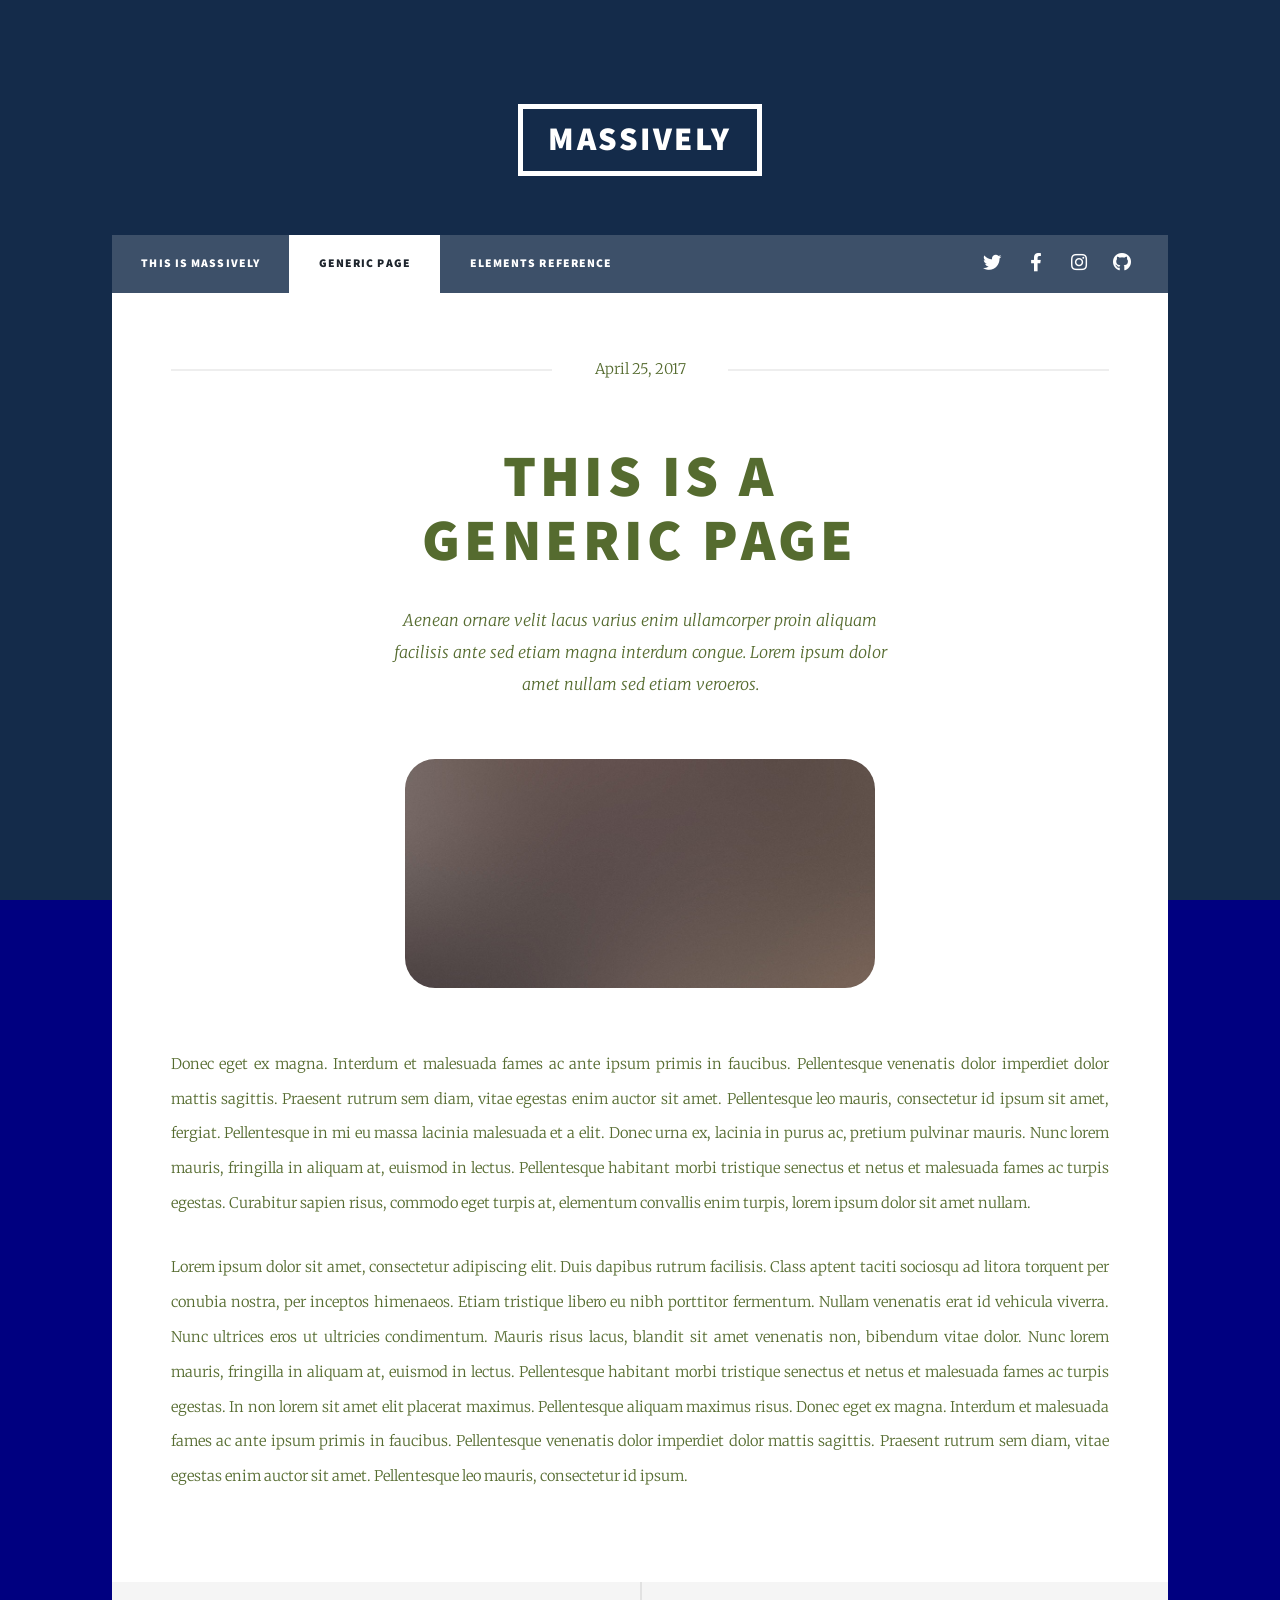
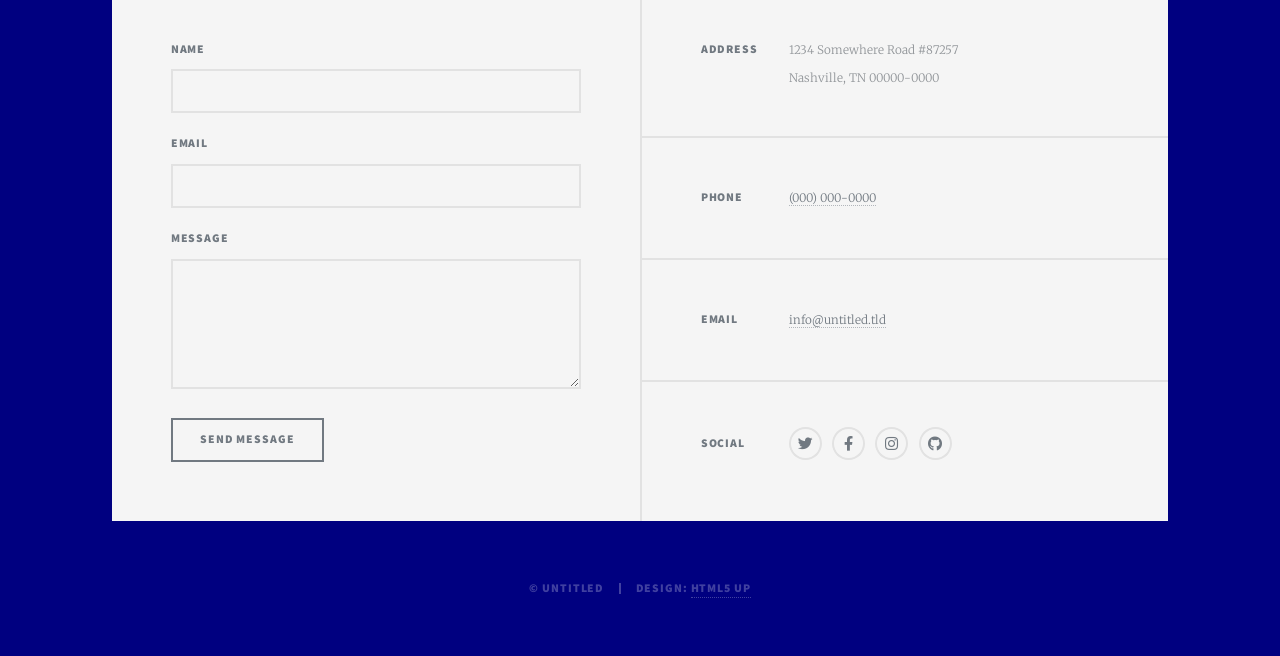
<file: generic.html>
<!DOCTYPE HTML>
<!--
	Massively by HTML5 UP
	html5up.net | @ajlkn
	Free for personal and commercial use under the CCA 3.0 license (html5up.net/license)
-->
<html>
	<head>
		<title>Generic Page - Massively by HTML5 UP</title>
		<meta charset="utf-8" />
		<meta name="viewport" content="width=device-width, initial-scale=1, user-scalable=no" />
		<link rel="stylesheet" href="assets/css/main.css" />
		<noscript><link rel="stylesheet" href="assets/css/noscript.css" /></noscript>
	</head>
	<body class="is-preload">

		<!-- Wrapper -->
			<div id="wrapper">

				<!-- Header -->
					<header id="header">
						<a href="index.html" class="logo">Massively</a>
					</header>

				<!-- Nav -->
					<nav id="nav">
						<ul class="links">
							<li><a href="index.html">This is Massively</a></li>
							<li class="active"><a href="generic.html">Generic Page</a></li>
							<li><a href="elements.html">Elements Reference</a></li>
						</ul>
						<ul class="icons">
							<li><a href="#" class="icon brands fa-twitter"><span class="label">Twitter</span></a></li>
							<li><a href="#" class="icon brands fa-facebook-f"><span class="label">Facebook</span></a></li>
							<li><a href="#" class="icon brands fa-instagram"><span class="label">Instagram</span></a></li>
							<li><a href="#" class="icon brands fa-github"><span class="label">GitHub</span></a></li>
						</ul>
					</nav>

				<!-- Main -->
					<div id="main">

						<!-- Post -->
							<section class="post">
								<header class="major">
									<span class="date">April 25, 2017</span>
									<h1>This is a<br />
									Generic Page</h1>
									<p>Aenean ornare velit lacus varius enim ullamcorper proin aliquam<br />
									facilisis ante sed etiam magna interdum congue. Lorem ipsum dolor<br />
									amet nullam sed etiam veroeros.</p>
								</header>
								<div class="image main"><img src="images/pic01.jpg" alt="" /></div>
								<p>Donec eget ex magna. Interdum et malesuada fames ac ante ipsum primis in faucibus. Pellentesque venenatis dolor imperdiet dolor mattis sagittis. Praesent rutrum sem diam, vitae egestas enim auctor sit amet. Pellentesque leo mauris, consectetur id ipsum sit amet, fergiat. Pellentesque in mi eu massa lacinia malesuada et a elit. Donec urna ex, lacinia in purus ac, pretium pulvinar mauris. Nunc lorem mauris, fringilla in aliquam at, euismod in lectus. Pellentesque habitant morbi tristique senectus et netus et malesuada fames ac turpis egestas. Curabitur sapien risus, commodo eget turpis at, elementum convallis enim turpis, lorem ipsum dolor sit amet nullam.</p>
								<p>Lorem ipsum dolor sit amet, consectetur adipiscing elit. Duis dapibus rutrum facilisis. Class aptent taciti sociosqu ad litora torquent per conubia nostra, per inceptos himenaeos. Etiam tristique libero eu nibh porttitor fermentum. Nullam venenatis erat id vehicula viverra. Nunc ultrices eros ut ultricies condimentum. Mauris risus lacus, blandit sit amet venenatis non, bibendum vitae dolor. Nunc lorem mauris, fringilla in aliquam at, euismod in lectus. Pellentesque habitant morbi tristique senectus et netus et malesuada fames ac turpis egestas. In non lorem sit amet elit placerat maximus. Pellentesque aliquam maximus risus. Donec eget ex magna. Interdum et malesuada fames ac ante ipsum primis in faucibus. Pellentesque venenatis dolor imperdiet dolor mattis sagittis. Praesent rutrum sem diam, vitae egestas enim auctor sit amet. Pellentesque leo mauris, consectetur id ipsum.</p>
							</section>

					</div>

				<!-- Footer -->
					<footer id="footer">
						<section>
							<form method="post" action="#">
								<div class="fields">
									<div class="field">
										<label for="name">Name</label>
										<input type="text" name="name" id="name" />
									</div>
									<div class="field">
										<label for="email">Email</label>
										<input type="text" name="email" id="email" />
									</div>
									<div class="field">
										<label for="message">Message</label>
										<textarea name="message" id="message" rows="3"></textarea>
									</div>
								</div>
								<ul class="actions">
									<li><input type="submit" value="Send Message" /></li>
								</ul>
							</form>
						</section>
						<section class="split contact">
							<section class="alt">
								<h3>Address</h3>
								<p>1234 Somewhere Road #87257<br />
								Nashville, TN 00000-0000</p>
							</section>
							<section>
								<h3>Phone</h3>
								<p><a href="#">(000) 000-0000</a></p>
							</section>
							<section>
								<h3>Email</h3>
								<p><a href="#">info@untitled.tld</a></p>
							</section>
							<section>
								<h3>Social</h3>
								<ul class="icons alt">
									<li><a href="#" class="icon brands alt fa-twitter"><span class="label">Twitter</span></a></li>
									<li><a href="#" class="icon brands alt fa-facebook-f"><span class="label">Facebook</span></a></li>
									<li><a href="#" class="icon brands alt fa-instagram"><span class="label">Instagram</span></a></li>
									<li><a href="#" class="icon brands alt fa-github"><span class="label">GitHub</span></a></li>
								</ul>
							</section>
						</section>
					</footer>

				<!-- Copyright -->
					<div id="copyright">
						<ul><li>&copy; Untitled</li><li>Design: <a href="https://html5up.net">HTML5 UP</a></li></ul>
					</div>

			</div>

		<!-- Scripts -->
			<script src="assets/js/jquery.min.js"></script>
			<script src="assets/js/jquery.scrollex.min.js"></script>
			<script src="assets/js/jquery.scrolly.min.js"></script>
			<script src="assets/js/browser.min.js"></script>
			<script src="assets/js/breakpoints.min.js"></script>
			<script src="assets/js/util.js"></script>
			<script src="assets/js/main.js"></script>

	</body>
</html>
</file>
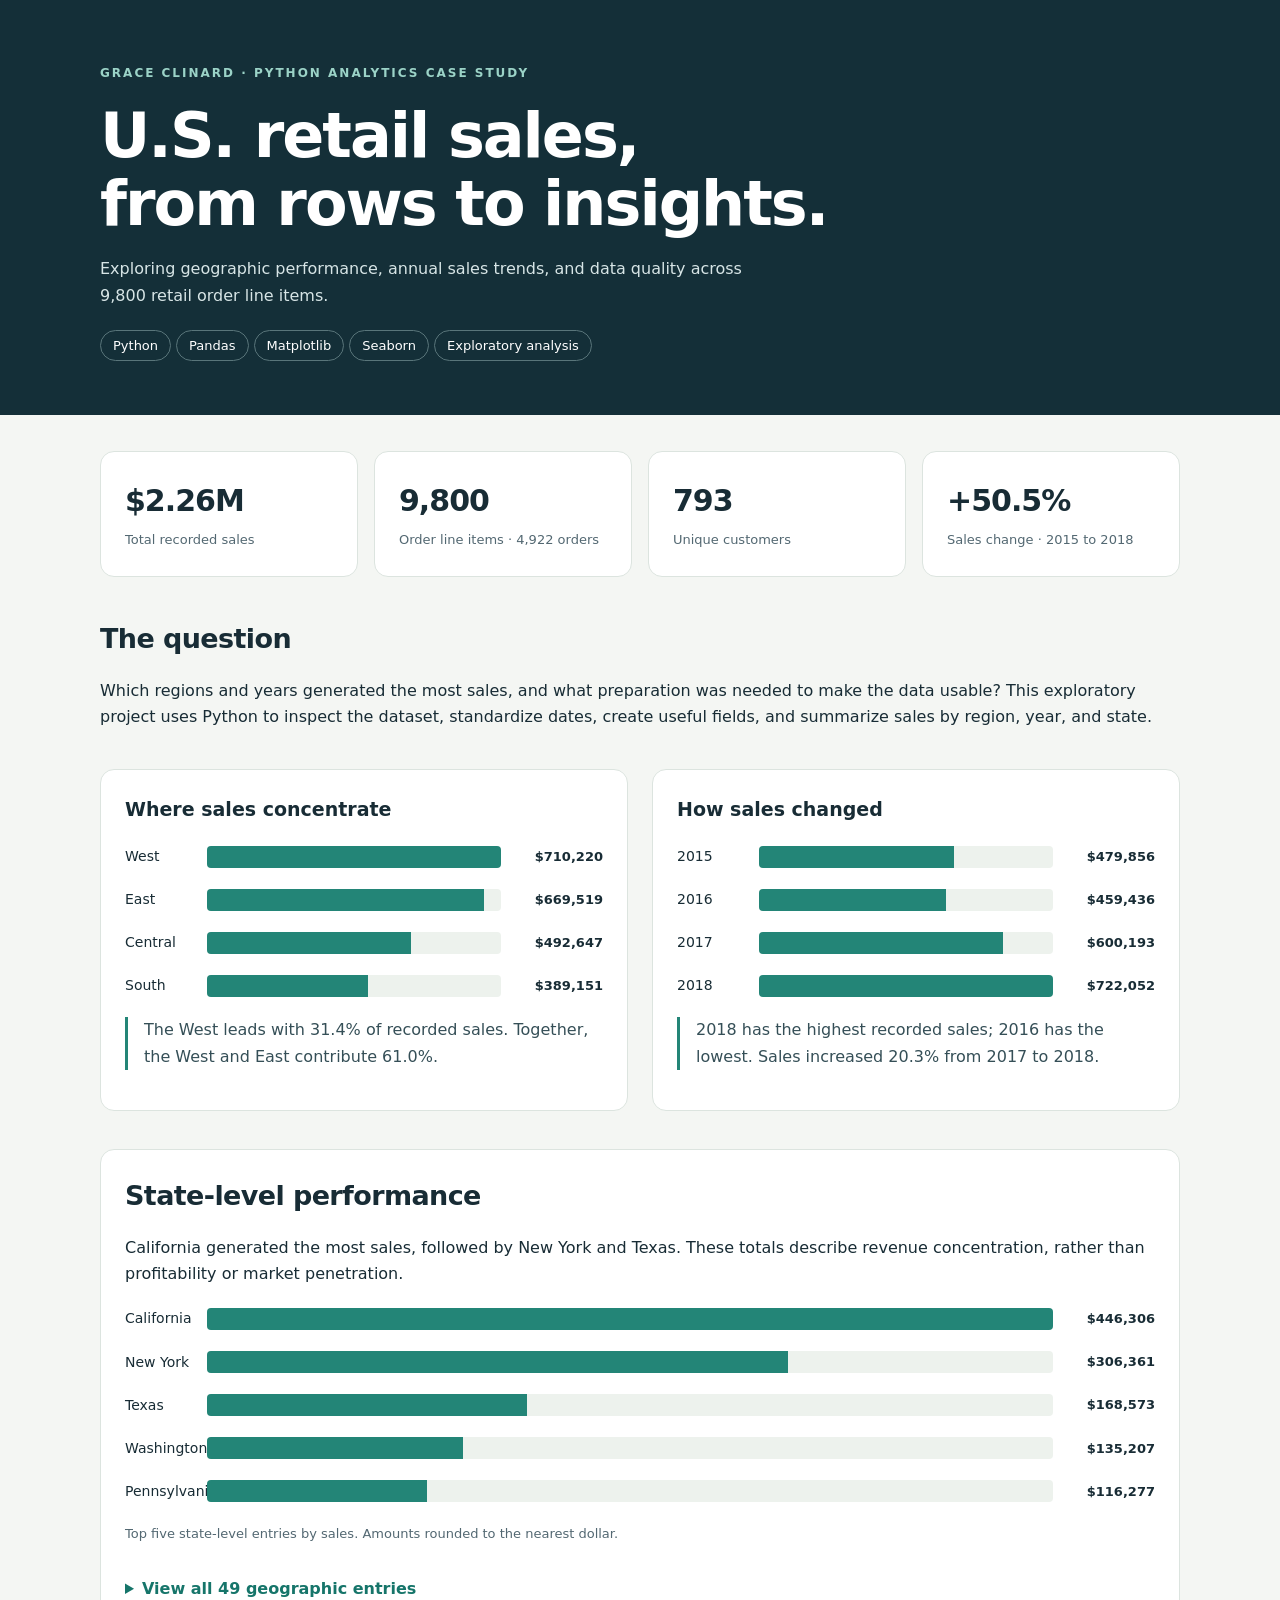
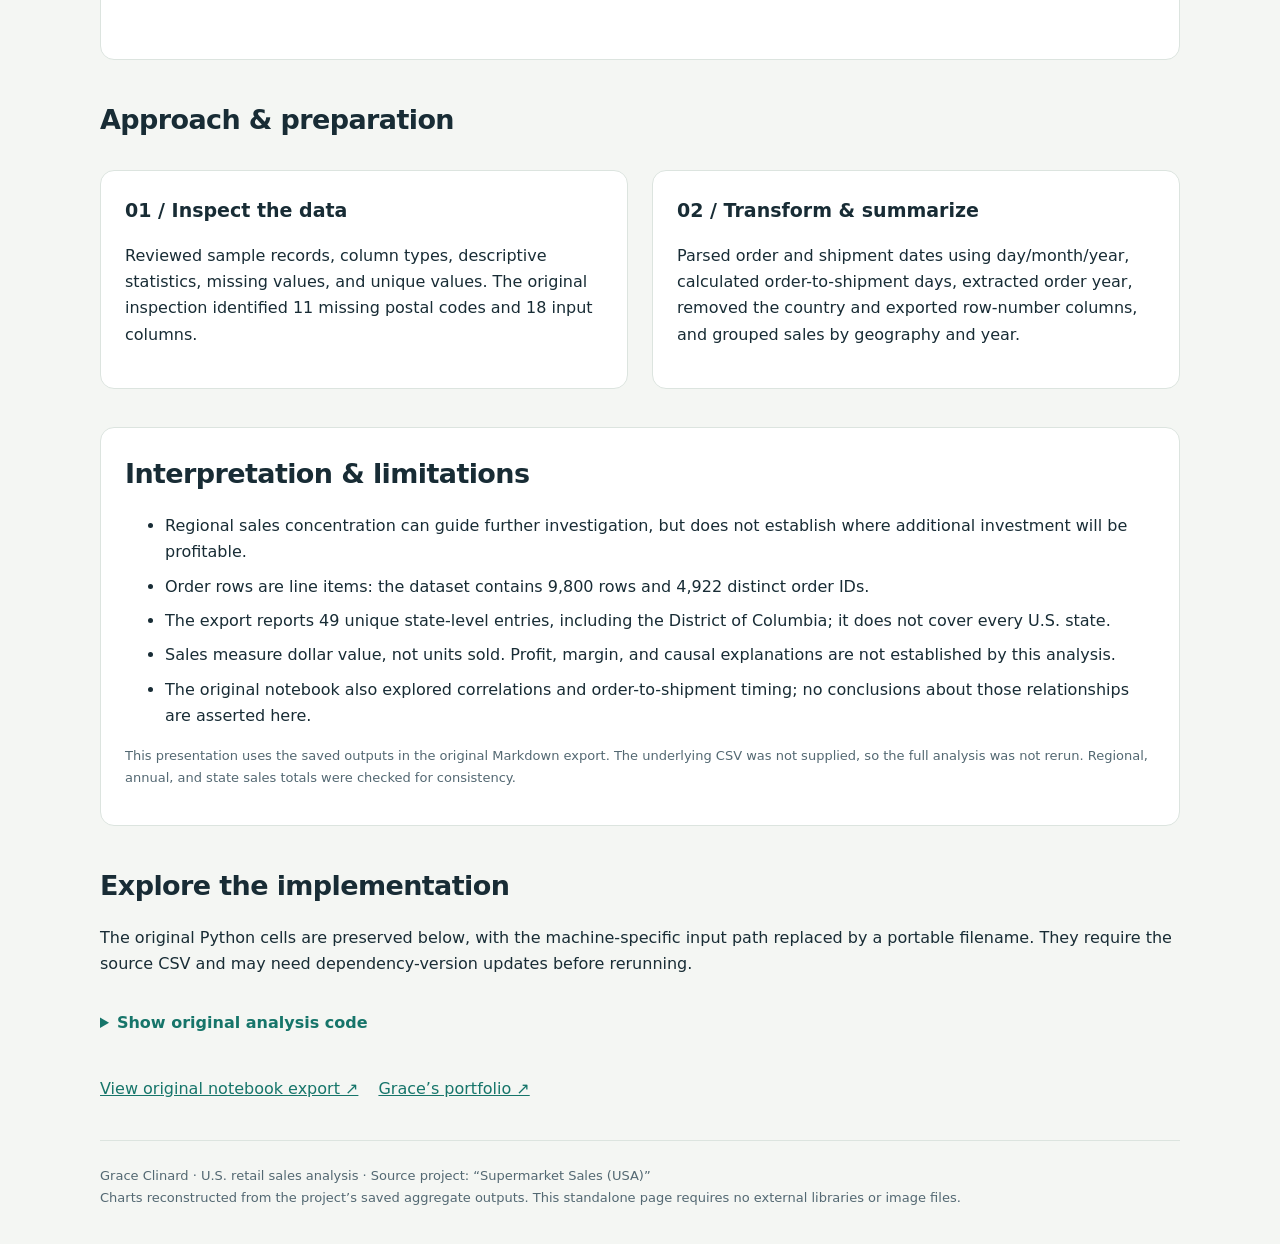
<file: supermarket-sales-portfolio.html>
<!doctype html><html lang="en"><head><meta charset="utf-8"><meta name="viewport" content="width=device-width, initial-scale=1"><title>U.S. Retail Sales Analysis | Grace Clinard</title><style>
:root{--ink:#182c35;--muted:#536872;--accent:#16756a;--paper:#f4f6f3}*{box-sizing:border-box}body{margin:0;background:var(--paper);color:var(--ink);font:16px/1.65 system-ui,-apple-system,Segoe UI,sans-serif}a{color:var(--accent)}header{background:#142f38;color:white;padding:64px max(24px,calc((100vw - 1080px)/2)) 54px}.eyebrow{font-size:12px;font-weight:700;letter-spacing:2px;text-transform:uppercase;color:#9bd3c7}h1{font-size:clamp(34px,6vw,62px);line-height:1.1;letter-spacing:-2px;max-width:780px;margin:18px 0}header p{max-width:690px;color:#d7e5e6}.tags span{display:inline-block;border:1px solid #59757a;border-radius:30px;padding:4px 12px;margin:5px 5px 0 0;font-size:13px}main{max-width:1128px;margin:auto;padding:36px 24px}.metrics{display:grid;grid-template-columns:repeat(4,1fr);gap:16px;margin-bottom:40px}.metric,.panel{background:white;border:1px solid #dce4df;border-radius:14px;padding:24px}.metric strong{display:block;font-size:30px;letter-spacing:-1px}.metric span,.caption{color:var(--muted);font-size:13px}h2{font-size:27px;letter-spacing:-.6px;margin:0 0 12px}h3{font-size:19px;margin:0 0 12px}.grid{display:grid;grid-template-columns:1fr 1fr;gap:24px;margin:28px 0}.barrow{display:grid;grid-template-columns:70px 1fr 90px;gap:12px;align-items:center;margin:20px 0;font-size:14px}.track{height:22px;background:#edf2ed;border-radius:4px;overflow:hidden}.fill{background:#238577;height:100%}.barrow strong{text-align:right;font-size:13px}.insight{border-left:3px solid #238577;padding-left:16px;color:#354f57}section{margin:38px 0}li{margin:8px 0}table{width:100%;border-collapse:collapse;font-size:14px}th,td{padding:10px 12px;text-align:left;border-bottom:1px solid #e2e8e4}th{background:#edf3ee}td:last-child,th:last-child{text-align:right}details{margin:20px 0}summary{cursor:pointer;font-weight:650;padding:12px 0;color:var(--accent)}pre{background:#122a33;color:#e7f0ec;padding:24px;border-radius:12px;overflow:auto;font-size:13px;line-height:1.65}footer{border-top:1px solid #dce4df;padding-top:24px;font-size:13px;color:var(--muted)}.links a{display:inline-block;margin:8px 20px 0 0}@media(max-width:700px){header{padding:36px 24px}.metrics{grid-template-columns:1fr 1fr}.grid{grid-template-columns:1fr}.panel{padding:20px}.barrow{grid-template-columns:60px 1fr 80px;gap:8px}}@media print{header{background:white;color:#182c35;padding:20px 0}header p,.eyebrow{color:#536872}body{background:white}main{padding:12px 0}.panel,.metric{break-inside:avoid}details{display:none}}
</style></head><body><header><div class="eyebrow">Grace Clinard · Python analytics case study</div><h1>U.S. retail sales,<br>from rows to insights.</h1><p>Exploring geographic performance, annual sales trends, and data quality across 9,800 retail order line items.</p><div class="tags"><span>Python</span><span>Pandas</span><span>Matplotlib</span><span>Seaborn</span><span>Exploratory analysis</span></div></header><main>
<div class="metrics"><div class="metric"><strong>$2.26M</strong><span>Total recorded sales</span></div><div class="metric"><strong>9,800</strong><span>Order line items · 4,922 orders</span></div><div class="metric"><strong>793</strong><span>Unique customers</span></div><div class="metric"><strong>+50.5%</strong><span>Sales change · 2015 to 2018</span></div></div>
<section><h2>The question</h2><p>Which regions and years generated the most sales, and what preparation was needed to make the data usable? This exploratory project uses Python to inspect the dataset, standardize dates, create useful fields, and summarize sales by region, year, and state.</p></section>
<div class="grid"><article class="panel"><h3>Where sales concentrate</h3><div class="bars"><div class="barrow"><span>West</span><div class="track"><div class="fill" style="width:100.00%"></div></div><strong>$710,220</strong></div><div class="barrow"><span>East</span><div class="track"><div class="fill" style="width:94.27%"></div></div><strong>$669,519</strong></div><div class="barrow"><span>Central</span><div class="track"><div class="fill" style="width:69.37%"></div></div><strong>$492,647</strong></div><div class="barrow"><span>South</span><div class="track"><div class="fill" style="width:54.79%"></div></div><strong>$389,151</strong></div></div><p class="insight">The West leads with 31.4% of recorded sales. Together, the West and East contribute 61.0%.</p></article><article class="panel"><h3>How sales changed</h3><div class="bars"><div class="barrow"><span>2015</span><div class="track"><div class="fill" style="width:66.46%"></div></div><strong>$479,856</strong></div><div class="barrow"><span>2016</span><div class="track"><div class="fill" style="width:63.63%"></div></div><strong>$459,436</strong></div><div class="barrow"><span>2017</span><div class="track"><div class="fill" style="width:83.12%"></div></div><strong>$600,193</strong></div><div class="barrow"><span>2018</span><div class="track"><div class="fill" style="width:100.00%"></div></div><strong>$722,052</strong></div></div><p class="insight">2018 has the highest recorded sales; 2016 has the lowest. Sales increased 20.3% from 2017 to 2018.</p></article></div>
<section class="panel"><h2>State-level performance</h2><p>California generated the most sales, followed by New York and Texas. These totals describe revenue concentration, rather than profitability or market penetration.</p><div class="bars"><div class="barrow"><span>California</span><div class="track"><div class="fill" style="width:100.00%"></div></div><strong>$446,306</strong></div><div class="barrow"><span>New York</span><div class="track"><div class="fill" style="width:68.64%"></div></div><strong>$306,361</strong></div><div class="barrow"><span>Texas</span><div class="track"><div class="fill" style="width:37.77%"></div></div><strong>$168,573</strong></div><div class="barrow"><span>Washington</span><div class="track"><div class="fill" style="width:30.29%"></div></div><strong>$135,207</strong></div><div class="barrow"><span>Pennsylvania</span><div class="track"><div class="fill" style="width:26.05%"></div></div><strong>$116,277</strong></div></div><p class="caption">Top five state-level entries by sales. Amounts rounded to the nearest dollar.</p><details><summary>View all 49 geographic entries</summary><table><thead><tr><th>State / district</th><th>Sales</th></tr></thead><tbody><tr><td>California</td><td>$446,306.46</td></tr><tr><td>New York</td><td>$306,361.15</td></tr><tr><td>Texas</td><td>$168,572.53</td></tr><tr><td>Washington</td><td>$135,206.85</td></tr><tr><td>Pennsylvania</td><td>$116,276.65</td></tr><tr><td>Florida</td><td>$88,436.53</td></tr><tr><td>Illinois</td><td>$79,236.52</td></tr><tr><td>Michigan</td><td>$76,136.07</td></tr><tr><td>Ohio</td><td>$75,130.35</td></tr><tr><td>Virginia</td><td>$70,636.72</td></tr><tr><td>North Carolina</td><td>$55,165.96</td></tr><tr><td>Indiana</td><td>$48,718.40</td></tr><tr><td>Georgia</td><td>$48,219.11</td></tr><tr><td>Kentucky</td><td>$36,458.39</td></tr><tr><td>Arizona</td><td>$35,272.66</td></tr><tr><td>New Jersey</td><td>$34,610.97</td></tr><tr><td>Colorado</td><td>$31,841.60</td></tr><tr><td>Wisconsin</td><td>$31,173.43</td></tr><tr><td>Tennessee</td><td>$30,661.87</td></tr><tr><td>Minnesota</td><td>$29,863.15</td></tr><tr><td>Massachusetts</td><td>$28,634.43</td></tr><tr><td>Delaware</td><td>$27,323.00</td></tr><tr><td>Maryland</td><td>$23,705.52</td></tr><tr><td>Rhode Island</td><td>$22,525.03</td></tr><tr><td>Missouri</td><td>$22,205.15</td></tr><tr><td>Oklahoma</td><td>$19,683.39</td></tr><tr><td>Alabama</td><td>$19,510.64</td></tr><tr><td>Oregon</td><td>$17,284.46</td></tr><tr><td>Nevada</td><td>$16,729.10</td></tr><tr><td>Connecticut</td><td>$13,384.36</td></tr><tr><td>Arkansas</td><td>$11,678.13</td></tr><tr><td>Utah</td><td>$11,220.06</td></tr><tr><td>Mississippi</td><td>$10,771.34</td></tr><tr><td>Louisiana</td><td>$9,131.05</td></tr><tr><td>Vermont</td><td>$8,929.37</td></tr><tr><td>South Carolina</td><td>$8,481.71</td></tr><tr><td>Nebraska</td><td>$7,464.93</td></tr><tr><td>New Hampshire</td><td>$7,292.52</td></tr><tr><td>Montana</td><td>$5,589.35</td></tr><tr><td>New Mexico</td><td>$4,783.52</td></tr><tr><td>Iowa</td><td>$4,443.56</td></tr><tr><td>Idaho</td><td>$4,382.49</td></tr><tr><td>Kansas</td><td>$2,914.31</td></tr><tr><td>District of Columbia</td><td>$2,865.02</td></tr><tr><td>Wyoming</td><td>$1,603.14</td></tr><tr><td>South Dakota</td><td>$1,315.56</td></tr><tr><td>Maine</td><td>$1,270.53</td></tr><tr><td>West Virginia</td><td>$1,209.82</td></tr><tr><td>North Dakota</td><td>$919.91</td></tr></tbody></table></details></section>
<section><h2>Approach &amp; preparation</h2><div class="grid"><article class="panel"><h3>01 / Inspect the data</h3><p>Reviewed sample records, column types, descriptive statistics, missing values, and unique values. The original inspection identified 11 missing postal codes and 18 input columns.</p></article><article class="panel"><h3>02 / Transform &amp; summarize</h3><p>Parsed order and shipment dates using day/month/year, calculated order-to-shipment days, extracted order year, removed the country and exported row-number columns, and grouped sales by geography and year.</p></article></div></section>
<section class="panel"><h2>Interpretation &amp; limitations</h2><ul><li>Regional sales concentration can guide further investigation, but does not establish where additional investment will be profitable.</li><li>Order rows are line items: the dataset contains 9,800 rows and 4,922 distinct order IDs.</li><li>The export reports 49 unique state-level entries, including the District of Columbia; it does not cover every U.S. state.</li><li>Sales measure dollar value, not units sold. Profit, margin, and causal explanations are not established by this analysis.</li><li>The original notebook also explored correlations and order-to-shipment timing; no conclusions about those relationships are asserted here.</li></ul><p class="caption">This presentation uses the saved outputs in the original Markdown export. The underlying CSV was not supplied, so the full analysis was not rerun. Regional, annual, and state sales totals were checked for consistency.</p></section>
<section><h2>Explore the implementation</h2><p>The original Python cells are preserved below, with the machine-specific input path replaced by a portable filename. They require the source CSV and may need dependency-version updates before rerunning.</p><details><summary>Show original analysis code</summary><pre><code>import pandas as pd
import numpy as np
import seaborn as sns
import matplotlib.pyplot as plt
import matplotlib.ticker as ticker


df= pd.read_csv(&#x27;Supermarket_sales.csv&#x27;)
df.head()


df.tail()


df.info()


df.describe()


df.isnull().sum()


df.nunique()


df[&#x27;Order Date&#x27;] = pd.to_datetime(df[&#x27;Order Date&#x27;], format= &quot;%d/%m/%Y&quot;)
df[&#x27;Ship Date&#x27;] = pd.to_datetime(df[&#x27;Ship Date&#x27;], format= &quot;%d/%m/%Y&quot;)
df[&#x27;Waiting Period&#x27;] = (df[&#x27;Ship Date&#x27;] - df[&#x27;Order Date&#x27;]).dt.days
column_to_move = df.pop(&#x27;Waiting Period&#x27;)
df.insert(4,&#x27;Waiting Period&#x27;, column_to_move)
df.head()


df = df.drop([&#x27;Country&#x27;, &#x27;Unnamed: 0&#x27;], axis=1)


df = df.set_index(&#x27;Order ID&#x27;)


df[&#x27;Order Year&#x27;]= df[&#x27;Order Date&#x27;].dt.year
df.head()


sns.heatmap(df.corr(), annot = True)

plt.show()


df2 = df.groupby(&#x27;Region&#x27;).sum(&#x27;Sales&#x27;)
df2 = df2.drop([&#x27;Order Year&#x27;,&#x27;Postal Code&#x27;,&#x27;Waiting Period&#x27;], axis = 1)
df2 = df2.sort_values([&#x27;Sales&#x27;], ascending=False)
df2


df2.plot(kind = &#x27;bar&#x27;)


df3 = df.groupby(&#x27;Order Year&#x27;)[df.columns[15:16]].sum(&#x27;Sales&#x27;)
df3


df.columns


df3.plot()


state_sales = df.groupby([&#x27;State&#x27;])[&#x27;Sales&#x27;].sum()

print(state_sales)


state_sales.plot(kind = &#x27;bar&#x27;)


df[&#x27;Order Year&#x27;].info()


state_sales = df.groupby(&#x27;State&#x27;)[&#x27;Sales&#x27;].sum()

print(state_sales)
</code></pre></details><div class="links"><a href="https://github.com/graceclinard30/graceclinard30.github.io/blob/main/Supermarket%20Sales%20(USA).md">View original notebook export ↗</a><a href="https://graceclinard30.github.io/">Grace’s portfolio ↗</a></div></section><footer>Grace Clinard · U.S. retail sales analysis · Source project: “Supermarket Sales (USA)”<br>Charts reconstructed from the project’s saved aggregate outputs. This standalone page requires no external libraries or image files.</footer></main></body></html>
</file>
<file: assets/css/main.css>
@import url(fontawesome-all.min.css);
@import url("https://fonts.googleapis.com/css?family=Merriweather:300,700,300italic,700italic|Source+Sans+Pro:900");

/*
	Massively by HTML5 UP
	html5up.net | @ajlkn
	Free for personal and commercial use under the CCA 3.0 license (html5up.net/license)
*/

html, body, div, span, applet, object,
iframe, h1, h2, h3, h4, h5, h6, p, blockquote,
pre, a, abbr, acronym, address, big, cite,
code, del, dfn, em, img, ins, kbd, q, s, samp,
small, strike, strong, sub, sup, tt, var, b,
u, i, center, dl, dt, dd, ol, ul, li, fieldset,
form, label, legend, table, caption, tbody,
tfoot, thead, tr, th, td, article, aside,
canvas, details, embed, figure, figcaption,
footer, header, hgroup, menu, nav, output, ruby,
section, summary, time, mark, audio, video {
	margin: 0;
	padding: 0;
	border: 0;
	font-size: 100%;
	font: inherit;
	vertical-align: baseline;}

article, aside, details, figcaption, figure,
footer, header, hgroup, menu, nav, section {
	display: block;}

body {
	line-height: 1;
}

ol, ul {
	list-style: none;
}

blockquote, q {
	quotes: none;
}

	blockquote:before, blockquote:after, q:before, q:after {
		content: '';
		content: none;
	}

table {
	border-collapse: collapse;
	border-spacing: 0;
}

body {
	-webkit-text-size-adjust: none;
}

mark {
	background-color: transparent;
	color: inherit;
}

input::-moz-focus-inner {
	border: 0;
	padding: 0;
}

input, select, textarea {
	-moz-appearance: none;
	-webkit-appearance: none;
	-ms-appearance: none;
	appearance: none;
}

/* Basic */

	@-ms-viewport {
		width: device-width;
	}

	body {
		-ms-overflow-style: scrollbar;
	}

	@media screen and (max-width: 480px) {

		html, body {
			min-width: 320px;
		}

	}

	html {
		box-sizing: border-box;
	}

	*, *:before, *:after {
		box-sizing: inherit;
	}

	body {
		background-color: #000080;
	}

		body.is-preload *, body.is-preload *:before, body.is-preload *:after {
			-moz-animation: none !important;
			-webkit-animation: none !important;
			-ms-animation: none !important;
			animation: none !important;
			-moz-transition: none !important;
			-webkit-transition: none !important;
			-ms-transition: none !important;
			transition: none !important;
		}

/* Type */

	html {
		font-size: 16pt;
	}

		@media screen and (max-width: 1680px) {

			html {
				font-size: 12pt;
			}

		}

		@media screen and (max-width: 1280px) {

			html {
				font-size: 11pt;
			}

		}

		@media screen and (max-width: 360px) {

			html {
				font-size: 10pt;
			}

		}

	body {
		color: #556B2F;
	}

	body, input, select, textarea {
		font-family: "Merriweather", Georgia, serif;
		font-weight: 300;
		font-size: 1rem;
		line-height: 2.375;
	}

	a {
		-moz-transition: color 0.2s ease-in-out, background-color 0.2s ease-in-out, border-color 0.2s ease-in-out, box-shadow 0.2s ease-in-out;
		-webkit-transition: color 0.2s ease-in-out, background-color 0.2s ease-in-out, border-color 0.2s ease-in-out, box-shadow 0.2s ease-in-out;
		-ms-transition: color 0.2s ease-in-out, background-color 0.2s ease-in-out, border-color 0.2s ease-in-out, box-shadow 0.2s ease-in-out;
		transition: color 0.2s ease-in-out, background-color 0.2s ease-in-out, border-color 0.2s ease-in-out, box-shadow 0.2s ease-in-out;
		border-bottom: dotted 1px;
		text-decoration: none;
	}

		a:hover {
			border-bottom-color: transparent;
		}

	strong, b {
		font-weight: 600;
	}

	em, i {
		font-style: italic;
	}

	p {
		text-align: justify;
		margin: 0 0 2rem 0;
	}

	h1, h2, h3, h4, h5, h6 {
		font-family: "Source Sans Pro", Helvetica, sans-serif;
		font-weight: 900;
		line-height: 1.5;
		letter-spacing: 0.075em;
		text-transform: uppercase;
		margin: 0 0 1rem 0;
	}

		h1 a, h2 a, h3 a, h4 a, h5 a, h6 a {
			border-bottom: 0;
			color: darkolivegreen;
			text-decoration: none;
		}

	h1 {
		font-size: 4rem;
		line-height: 1.1;
		margin: 0 0 2rem 0;
	}

	h2 {
		font-size: 1.75rem;
		line-height: 1.3;
		margin: 0 0 1.5rem 0;
	}

	h3 {
		font-size: 1.25rem;
		margin: 0 0 1.5rem 0;
	}

	h4 {
		font-size: 1rem;
	}

	h5 {
		font-size: 0.9rem;
	}

	h6 {
		font-size: 0.8rem;
	}

	sub {
		font-size: 0.8rem;
		position: relative;
		top: 0.5rem;
	}

	sup {
		font-size: 0.8rem;
		position: relative;
		top: -0.5rem;
	}

	blockquote {
		border-left: solid 4px;
		font-style: italic;
		margin: 0 0 2rem 0;
		padding: 0.5rem 0 0.5rem 2rem;
	}

	code {
		border: solid 2px;
		font-family: "Courier New", monospace;
		font-size: 0.9rem;
		margin: 0 0.25rem;
		padding: 0.25rem 0.65rem;
	}

	pre {
		-webkit-overflow-scrolling: touch;
		font-family: "Courier New", monospace;
		font-size: 0.9rem;
		margin: 0 0 2rem 0;
	}

		pre code {
			display: block;
			line-height: 1.75;
			padding: 1rem 1.5rem;
			overflow-x: auto;
		}

	hr {
		border: 0;
		border-bottom: solid 2px;
		margin: 3rem 0;
	}

		hr.major {
			margin: 5rem 0;
		}

	.align-left {
		text-align: left;
	}

	.align-center {
		text-align: center;
	}

	.align-right {
		text-align: right;
	}

	input, select, textarea {
		color: #556B2F;
	}

	a {
		color: #556B2F;
		border-bottom-color: rgba(33, 41, 49, 0.5);
	}

		a:hover {
			border-bottom-color: transparent;
			color: #000080 !important;
		}

	strong, b {
		color: #556B2F;
	}

	h1, h2, h3, h4, h5, h6 {
		color: #556B2F;
	}

	blockquote {
		border-left-color: #eeeeee;
	}

	code {
		background: rgba(220, 220, 220, 0.25);
		border-color: #eeeeee;
	}

	hr {
		border-bottom-color: #eeeeee;
	}

/* Row */

	.row {
		display: flex;
		flex-wrap: wrap;
		box-sizing: border-box;
		align-items: stretch;
	}

		.row > * {
			box-sizing: border-box;
		}

		.row.gtr-uniform > * > :last-child {
			margin-bottom: 0;
		}

		.row.aln-left {
			justify-content: flex-start;
		}

		.row.aln-center {
			justify-content: center;
		}

		.row.aln-right {
			justify-content: flex-end;
		}

		.row.aln-top {
			align-items: flex-start;
		}

		.row.aln-middle {
			align-items: center;
		}

		.row.aln-bottom {
			align-items: flex-end;
		}

		.row > .imp {
			order: -1;
		}

		.row > .col-1 {
			width: 8.33333%;
		}

		.row > .off-1 {
			margin-left: 8.33333%;
		}

		.row > .col-2 {
			width: 16.66667%;
		}

		.row > .off-2 {
			margin-left: 16.66667%;
		}

		.row > .col-3 {
			width: 25%;
		}

		.row > .off-3 {
			margin-left: 25%;
		}

		.row > .col-4 {
			width: 33.33333%;
		}

		.row > .off-4 {
			margin-left: 33.33333%;
		}

		.row > .col-5 {
			width: 41.66667%;
		}

		.row > .off-5 {
			margin-left: 41.66667%;
		}

		.row > .col-6 {
			width: 50%;
		}

		.row > .off-6 {
			margin-left: 50%;
		}

		.row > .col-7 {
			width: 58.33333%;
		}

		.row > .off-7 {
			margin-left: 58.33333%;
		}

		.row > .col-8 {
			width: 66.66667%;
		}

		.row > .off-8 {
			margin-left: 66.66667%;
		}

		.row > .col-9 {
			width: 75%;
		}

		.row > .off-9 {
			margin-left: 75%;
		}

		.row > .col-10 {
			width: 83.33333%;
		}

		.row > .off-10 {
			margin-left: 83.33333%;
		}

		.row > .col-11 {
			width: 91.66667%;
		}

		.row > .off-11 {
			margin-left: 91.66667%;
		}

		.row > .col-12 {
			width: 100%;
		}

		.row > .off-12 {
			margin-left: 100%;
		}

		.row.gtr-0 {
			margin-top: 0;
			margin-left: 0rem;
		}

			.row.gtr-0 > * {
				padding: 0 0 0 0rem;
			}

			.row.gtr-0.gtr-uniform {
				margin-top: 0rem;
			}

				.row.gtr-0.gtr-uniform > * {
					padding-top: 0rem;
				}

		.row.gtr-25 {
			margin-top: 0;
			margin-left: -0.375rem;
		}

			.row.gtr-25 > * {
				padding: 0 0 0 0.375rem;
			}

			.row.gtr-25.gtr-uniform {
				margin-top: -0.375rem;
			}

				.row.gtr-25.gtr-uniform > * {
					padding-top: 0.375rem;
				}

		.row.gtr-50 {
			margin-top: 0;
			margin-left: -0.75rem;
		}

			.row.gtr-50 > * {
				padding: 0 0 0 0.75rem;
			}

			.row.gtr-50.gtr-uniform {
				margin-top: -0.75rem;
			}

				.row.gtr-50.gtr-uniform > * {
					padding-top: 0.75rem;
				}

		.row {
			margin-top: 0;
			margin-left: -1.5rem;
		}

			.row > * {
				padding: 0 0 0 1.5rem;
			}

			.row.gtr-uniform {
				margin-top: -1.5rem;
			}

				.row.gtr-uniform > * {
					padding-top: 1.5rem;
				}

		.row.gtr-150 {
			margin-top: 0;
			margin-left: -2.25rem;
		}

			.row.gtr-150 > * {
				padding: 0 0 0 2.25rem;
			}

			.row.gtr-150.gtr-uniform {
				margin-top: -2.25rem;
			}

				.row.gtr-150.gtr-uniform > * {
					padding-top: 2.25rem;
				}

		.row.gtr-200 {
			margin-top: 0;
			margin-left: -3rem;
		}

			.row.gtr-200 > * {
				padding: 0 0 0 3rem;
			}

			.row.gtr-200.gtr-uniform {
				margin-top: -3rem;
			}

				.row.gtr-200.gtr-uniform > * {
					padding-top: 3rem;
				}

		@media screen and (max-width: 1680px) {

			.row {
				display: flex;
				flex-wrap: wrap;
				box-sizing: border-box;
				align-items: stretch;
			}

				.row > * {
					box-sizing: border-box;
				}

				.row.gtr-uniform > * > :last-child {
					margin-bottom: 0;
				}

				.row.aln-left {
					justify-content: flex-start;
				}

				.row.aln-center {
					justify-content: center;
				}

				.row.aln-right {
					justify-content: flex-end;
				}

				.row.aln-top {
					align-items: flex-start;
				}

				.row.aln-middle {
					align-items: center;
				}

				.row.aln-bottom {
					align-items: flex-end;
				}

				.row > .imp-xlarge {
					order: -1;
				}

				.row > .col-1-xlarge {
					width: 8.33333%;
				}

				.row > .off-1-xlarge {
					margin-left: 8.33333%;
				}

				.row > .col-2-xlarge {
					width: 16.66667%;
				}

				.row > .off-2-xlarge {
					margin-left: 16.66667%;
				}

				.row > .col-3-xlarge {
					width: 25%;
				}

				.row > .off-3-xlarge {
					margin-left: 25%;
				}

				.row > .col-4-xlarge {
					width: 33.33333%;
				}

				.row > .off-4-xlarge {
					margin-left: 33.33333%;
				}

				.row > .col-5-xlarge {
					width: 41.66667%;
				}

				.row > .off-5-xlarge {
					margin-left: 41.66667%;
				}

				.row > .col-6-xlarge {
					width: 50%;
				}

				.row > .off-6-xlarge {
					margin-left: 50%;
				}

				.row > .col-7-xlarge {
					width: 58.33333%;
				}

				.row > .off-7-xlarge {
					margin-left: 58.33333%;
				}

				.row > .col-8-xlarge {
					width: 66.66667%;
				}

				.row > .off-8-xlarge {
					margin-left: 66.66667%;
				}

				.row > .col-9-xlarge {
					width: 75%;
				}

				.row > .off-9-xlarge {
					margin-left: 75%;
				}

				.row > .col-10-xlarge {
					width: 83.33333%;
				}

				.row > .off-10-xlarge {
					margin-left: 83.33333%;
				}

				.row > .col-11-xlarge {
					width: 91.66667%;
				}

				.row > .off-11-xlarge {
					margin-left: 91.66667%;
				}

				.row > .col-12-xlarge {
					width: 100%;
				}

				.row > .off-12-xlarge {
					margin-left: 100%;
				}

				.row.gtr-0 {
					margin-top: 0;
					margin-left: 0rem;
				}

					.row.gtr-0 > * {
						padding: 0 0 0 0rem;
					}

					.row.gtr-0.gtr-uniform {
						margin-top: 0rem;
					}

						.row.gtr-0.gtr-uniform > * {
							padding-top: 0rem;
						}

				.row.gtr-25 {
					margin-top: 0;
					margin-left: -0.375rem;
				}

					.row.gtr-25 > * {
						padding: 0 0 0 0.375rem;
					}

					.row.gtr-25.gtr-uniform {
						margin-top: -0.375rem;
					}

						.row.gtr-25.gtr-uniform > * {
							padding-top: 0.375rem;
						}

				.row.gtr-50 {
					margin-top: 0;
					margin-left: -0.75rem;
				}

					.row.gtr-50 > * {
						padding: 0 0 0 0.75rem;
					}

					.row.gtr-50.gtr-uniform {
						margin-top: -0.75rem;
					}

						.row.gtr-50.gtr-uniform > * {
							padding-top: 0.75rem;
						}

				.row {
					margin-top: 0;
					margin-left: -1.5rem;
				}

					.row > * {
						padding: 0 0 0 1.5rem;
					}

					.row.gtr-uniform {
						margin-top: -1.5rem;
					}

						.row.gtr-uniform > * {
							padding-top: 1.5rem;
						}

				.row.gtr-150 {
					margin-top: 0;
					margin-left: -2.25rem;
				}

					.row.gtr-150 > * {
						padding: 0 0 0 2.25rem;
					}

					.row.gtr-150.gtr-uniform {
						margin-top: -2.25rem;
					}

						.row.gtr-150.gtr-uniform > * {
							padding-top: 2.25rem;
						}

				.row.gtr-200 {
					margin-top: 0;
					margin-left: -3rem;
				}

					.row.gtr-200 > * {
						padding: 0 0 0 3rem;
					}

					.row.gtr-200.gtr-uniform {
						margin-top: -3rem;
					}

						.row.gtr-200.gtr-uniform > * {
							padding-top: 3rem;
						}

		}

		@media screen and (max-width: 1280px) {

			.row {
				display: flex;
				flex-wrap: wrap;
				box-sizing: border-box;
				align-items: stretch;
			}

				.row > * {
					box-sizing: border-box;
				}

				.row.gtr-uniform > * > :last-child {
					margin-bottom: 0;
				}

				.row.aln-left {
					justify-content: flex-start;
				}

				.row.aln-center {
					justify-content: center;
				}

				.row.aln-right {
					justify-content: flex-end;
				}

				.row.aln-top {
					align-items: flex-start;
				}

				.row.aln-middle {
					align-items: center;
				}

				.row.aln-bottom {
					align-items: flex-end;
				}

				.row > .imp-large {
					order: -1;
				}

				.row > .col-1-large {
					width: 8.33333%;
				}

				.row > .off-1-large {
					margin-left: 8.33333%;
				}

				.row > .col-2-large {
					width: 16.66667%;
				}

				.row > .off-2-large {
					margin-left: 16.66667%;
				}

				.row > .col-3-large {
					width: 25%;
				}

				.row > .off-3-large {
					margin-left: 25%;
				}

				.row > .col-4-large {
					width: 33.33333%;
				}

				.row > .off-4-large {
					margin-left: 33.33333%;
				}

				.row > .col-5-large {
					width: 41.66667%;
				}

				.row > .off-5-large {
					margin-left: 41.66667%;
				}

				.row > .col-6-large {
					width: 50%;
				}

				.row > .off-6-large {
					margin-left: 50%;
				}

				.row > .col-7-large {
					width: 58.33333%;
				}

				.row > .off-7-large {
					margin-left: 58.33333%;
				}

				.row > .col-8-large {
					width: 66.66667%;
				}

				.row > .off-8-large {
					margin-left: 66.66667%;
				}

				.row > .col-9-large {
					width: 75%;
				}

				.row > .off-9-large {
					margin-left: 75%;
				}

				.row > .col-10-large {
					width: 83.33333%;
				}

				.row > .off-10-large {
					margin-left: 83.33333%;
				}

				.row > .col-11-large {
					width: 91.66667%;
				}

				.row > .off-11-large {
					margin-left: 91.66667%;
				}

				.row > .col-12-large {
					width: 100%;
				}

				.row > .off-12-large {
					margin-left: 100%;
				}

				.row.gtr-0 {
					margin-top: 0;
					margin-left: 0rem;
				}

					.row.gtr-0 > * {
						padding: 0 0 0 0rem;
					}

					.row.gtr-0.gtr-uniform {
						margin-top: 0rem;
					}

						.row.gtr-0.gtr-uniform > * {
							padding-top: 0rem;
						}

				.row.gtr-25 {
					margin-top: 0;
					margin-left: -0.375rem;
				}

					.row.gtr-25 > * {
						padding: 0 0 0 0.375rem;
					}

					.row.gtr-25.gtr-uniform {
						margin-top: -0.375rem;
					}

						.row.gtr-25.gtr-uniform > * {
							padding-top: 0.375rem;
						}

				.row.gtr-50 {
					margin-top: 0;
					margin-left: -0.75rem;
				}

					.row.gtr-50 > * {
						padding: 0 0 0 0.75rem;
					}

					.row.gtr-50.gtr-uniform {
						margin-top: -0.75rem;
					}

						.row.gtr-50.gtr-uniform > * {
							padding-top: 0.75rem;
						}

				.row {
					margin-top: 0;
					margin-left: -1.5rem;
				}

					.row > * {
						padding: 0 0 0 1.5rem;
					}

					.row.gtr-uniform {
						margin-top: -1.5rem;
					}

						.row.gtr-uniform > * {
							padding-top: 1.5rem;
						}

				.row.gtr-150 {
					margin-top: 0;
					margin-left: -2.25rem;
				}

					.row.gtr-150 > * {
						padding: 0 0 0 2.25rem;
					}

					.row.gtr-150.gtr-uniform {
						margin-top: -2.25rem;
					}

						.row.gtr-150.gtr-uniform > * {
							padding-top: 2.25rem;
						}

				.row.gtr-200 {
					margin-top: 0;
					margin-left: -3rem;
				}

					.row.gtr-200 > * {
						padding: 0 0 0 3rem;
					}

					.row.gtr-200.gtr-uniform {
						margin-top: -3rem;
					}

						.row.gtr-200.gtr-uniform > * {
							padding-top: 3rem;
						}

		}

		@media screen and (max-width: 980px) {

			.row {
				display: flex;
				flex-wrap: wrap;
				box-sizing: border-box;
				align-items: stretch;
			}

				.row > * {
					box-sizing: border-box;
				}

				.row.gtr-uniform > * > :last-child {
					margin-bottom: 0;
				}

				.row.aln-left {
					justify-content: flex-start;
				}

				.row.aln-center {
					justify-content: center;
				}

				.row.aln-right {
					justify-content: flex-end;
				}

				.row.aln-top {
					align-items: flex-start;
				}

				.row.aln-middle {
					align-items: center;
				}

				.row.aln-bottom {
					align-items: flex-end;
				}

				.row > .imp-medium {
					order: -1;
				}

				.row > .col-1-medium {
					width: 8.33333%;
				}

				.row > .off-1-medium {
					margin-left: 8.33333%;
				}

				.row > .col-2-medium {
					width: 16.66667%;
				}

				.row > .off-2-medium {
					margin-left: 16.66667%;
				}

				.row > .col-3-medium {
					width: 25%;
				}

				.row > .off-3-medium {
					margin-left: 25%;
				}

				.row > .col-4-medium {
					width: 33.33333%;
				}

				.row > .off-4-medium {
					margin-left: 33.33333%;
				}

				.row > .col-5-medium {
					width: 41.66667%;
				}

				.row > .off-5-medium {
					margin-left: 41.66667%;
				}

				.row > .col-6-medium {
					width: 50%;
				}

				.row > .off-6-medium {
					margin-left: 50%;
				}

				.row > .col-7-medium {
					width: 58.33333%;
				}

				.row > .off-7-medium {
					margin-left: 58.33333%;
				}

				.row > .col-8-medium {
					width: 66.66667%;
				}

				.row > .off-8-medium {
					margin-left: 66.66667%;
				}

				.row > .col-9-medium {
					width: 75%;
				}

				.row > .off-9-medium {
					margin-left: 75%;
				}

				.row > .col-10-medium {
					width: 83.33333%;
				}

				.row > .off-10-medium {
					margin-left: 83.33333%;
				}

				.row > .col-11-medium {
					width: 91.66667%;
				}

				.row > .off-11-medium {
					margin-left: 91.66667%;
				}

				.row > .col-12-medium {
					width: 100%;
				}

				.row > .off-12-medium {
					margin-left: 100%;
				}

				.row.gtr-0 {
					margin-top: 0;
					margin-left: 0rem;
				}

					.row.gtr-0 > * {
						padding: 0 0 0 0rem;
					}

					.row.gtr-0.gtr-uniform {
						margin-top: 0rem;
					}

						.row.gtr-0.gtr-uniform > * {
							padding-top: 0rem;
						}

				.row.gtr-25 {
					margin-top: 0;
					margin-left: -0.375rem;
				}

					.row.gtr-25 > * {
						padding: 0 0 0 0.375rem;
					}

					.row.gtr-25.gtr-uniform {
						margin-top: -0.375rem;
					}

						.row.gtr-25.gtr-uniform > * {
							padding-top: 0.375rem;
						}

				.row.gtr-50 {
					margin-top: 0;
					margin-left: -0.75rem;
				}

					.row.gtr-50 > * {
						padding: 0 0 0 0.75rem;
					}

					.row.gtr-50.gtr-uniform {
						margin-top: -0.75rem;
					}

						.row.gtr-50.gtr-uniform > * {
							padding-top: 0.75rem;
						}

				.row {
					margin-top: 0;
					margin-left: -1.5rem;
				}

					.row > * {
						padding: 0 0 0 1.5rem;
					}

					.row.gtr-uniform {
						margin-top: -1.5rem;
					}

						.row.gtr-uniform > * {
							padding-top: 1.5rem;
						}

				.row.gtr-150 {
					margin-top: 0;
					margin-left: -2.25rem;
				}

					.row.gtr-150 > * {
						padding: 0 0 0 2.25rem;
					}

					.row.gtr-150.gtr-uniform {
						margin-top: -2.25rem;
					}

						.row.gtr-150.gtr-uniform > * {
							padding-top: 2.25rem;
						}

				.row.gtr-200 {
					margin-top: 0;
					margin-left: -3rem;
				}

					.row.gtr-200 > * {
						padding: 0 0 0 3rem;
					}

					.row.gtr-200.gtr-uniform {
						margin-top: -3rem;
					}

						.row.gtr-200.gtr-uniform > * {
							padding-top: 3rem;
						}

		}

		@media screen and (max-width: 736px) {

			.row {
				display: flex;
				flex-wrap: wrap;
				box-sizing: border-box;
				align-items: stretch;
			}

				.row > * {
					box-sizing: border-box;
				}

				.row.gtr-uniform > * > :last-child {
					margin-bottom: 0;
				}

				.row.aln-left {
					justify-content: flex-start;
				}

				.row.aln-center {
					justify-content: center;
				}

				.row.aln-right {
					justify-content: flex-end;
				}

				.row.aln-top {
					align-items: flex-start;
				}

				.row.aln-middle {
					align-items: center;
				}

				.row.aln-bottom {
					align-items: flex-end;
				}

				.row > .imp-small {
					order: -1;
				}

				.row > .col-1-small {
					width: 8.33333%;
				}

				.row > .off-1-small {
					margin-left: 8.33333%;
				}

				.row > .col-2-small {
					width: 16.66667%;
				}

				.row > .off-2-small {
					margin-left: 16.66667%;
				}

				.row > .col-3-small {
					width: 25%;
				}

				.row > .off-3-small {
					margin-left: 25%;
				}

				.row > .col-4-small {
					width: 33.33333%;
				}

				.row > .off-4-small {
					margin-left: 33.33333%;
				}

				.row > .col-5-small {
					width: 41.66667%;
				}

				.row > .off-5-small {
					margin-left: 41.66667%;
				}

				.row > .col-6-small {
					width: 50%;
				}

				.row > .off-6-small {
					margin-left: 50%;
				}

				.row > .col-7-small {
					width: 58.33333%;
				}

				.row > .off-7-small {
					margin-left: 58.33333%;
				}

				.row > .col-8-small {
					width: 66.66667%;
				}

				.row > .off-8-small {
					margin-left: 66.66667%;
				}

				.row > .col-9-small {
					width: 75%;
				}

				.row > .off-9-small {
					margin-left: 75%;
				}

				.row > .col-10-small {
					width: 83.33333%;
				}

				.row > .off-10-small {
					margin-left: 83.33333%;
				}

				.row > .col-11-small {
					width: 91.66667%;
				}

				.row > .off-11-small {
					margin-left: 91.66667%;
				}

				.row > .col-12-small {
					width: 100%;
				}

				.row > .off-12-small {
					margin-left: 100%;
				}

				.row.gtr-0 {
					margin-top: 0;
					margin-left: 0rem;
				}

					.row.gtr-0 > * {
						padding: 0 0 0 0rem;
					}

					.row.gtr-0.gtr-uniform {
						margin-top: 0rem;
					}

						.row.gtr-0.gtr-uniform > * {
							padding-top: 0rem;
						}

				.row.gtr-25 {
					margin-top: 0;
					margin-left: -0.375rem;
				}

					.row.gtr-25 > * {
						padding: 0 0 0 0.375rem;
					}

					.row.gtr-25.gtr-uniform {
						margin-top: -0.375rem;
					}

						.row.gtr-25.gtr-uniform > * {
							padding-top: 0.375rem;
						}

				.row.gtr-50 {
					margin-top: 0;
					margin-left: -0.75rem;
				}

					.row.gtr-50 > * {
						padding: 0 0 0 0.75rem;
					}

					.row.gtr-50.gtr-uniform {
						margin-top: -0.75rem;
					}

						.row.gtr-50.gtr-uniform > * {
							padding-top: 0.75rem;
						}

				.row {
					margin-top: 0;
					margin-left: -1.5rem;
				}

					.row > * {
						padding: 0 0 0 1.5rem;
					}

					.row.gtr-uniform {
						margin-top: -1.5rem;
					}

						.row.gtr-uniform > * {
							padding-top: 1.5rem;
						}

				.row.gtr-150 {
					margin-top: 0;
					margin-left: -2.25rem;
				}

					.row.gtr-150 > * {
						padding: 0 0 0 2.25rem;
					}

					.row.gtr-150.gtr-uniform {
						margin-top: -2.25rem;
					}

						.row.gtr-150.gtr-uniform > * {
							padding-top: 2.25rem;
						}

				.row.gtr-200 {
					margin-top: 0;
					margin-left: -3rem;
				}

					.row.gtr-200 > * {
						padding: 0 0 0 3rem;
					}

					.row.gtr-200.gtr-uniform {
						margin-top: -3rem;
					}

						.row.gtr-200.gtr-uniform > * {
							padding-top: 3rem;
						}

		}

		@media screen and (max-width: 480px) {

			.row {
				display: flex;
				flex-wrap: wrap;
				box-sizing: border-box;
				align-items: stretch;
			}

				.row > * {
					box-sizing: border-box;
				}

				.row.gtr-uniform > * > :last-child {
					margin-bottom: 0;
				}

				.row.aln-left {
					justify-content: flex-start;
				}

				.row.aln-center {
					justify-content: center;
				}

				.row.aln-right {
					justify-content: flex-end;
				}

				.row.aln-top {
					align-items: flex-start;
				}

				.row.aln-middle {
					align-items: center;
				}

				.row.aln-bottom {
					align-items: flex-end;
				}

				.row > .imp-xsmall {
					order: -1;
				}

				.row > .col-1-xsmall {
					width: 8.33333%;
				}

				.row > .off-1-xsmall {
					margin-left: 8.33333%;
				}

				.row > .col-2-xsmall {
					width: 16.66667%;
				}

				.row > .off-2-xsmall {
					margin-left: 16.66667%;
				}

				.row > .col-3-xsmall {
					width: 25%;
				}

				.row > .off-3-xsmall {
					margin-left: 25%;
				}

				.row > .col-4-xsmall {
					width: 33.33333%;
				}

				.row > .off-4-xsmall {
					margin-left: 33.33333%;
				}

				.row > .col-5-xsmall {
					width: 41.66667%;
				}

				.row > .off-5-xsmall {
					margin-left: 41.66667%;
				}

				.row > .col-6-xsmall {
					width: 50%;
				}

				.row > .off-6-xsmall {
					margin-left: 50%;
				}

				.row > .col-7-xsmall {
					width: 58.33333%;
				}

				.row > .off-7-xsmall {
					margin-left: 58.33333%;
				}

				.row > .col-8-xsmall {
					width: 66.66667%;
				}

				.row > .off-8-xsmall {
					margin-left: 66.66667%;
				}

				.row > .col-9-xsmall {
					width: 75%;
				}

				.row > .off-9-xsmall {
					margin-left: 75%;
				}

				.row > .col-10-xsmall {
					width: 83.33333%;
				}

				.row > .off-10-xsmall {
					margin-left: 83.33333%;
				}

				.row > .col-11-xsmall {
					width: 91.66667%;
				}

				.row > .off-11-xsmall {
					margin-left: 91.66667%;
				}

				.row > .col-12-xsmall {
					width: 100%;
				}

				.row > .off-12-xsmall {
					margin-left: 100%;
				}

				.row.gtr-0 {
					margin-top: 0;
					margin-left: 0rem;
				}

					.row.gtr-0 > * {
						padding: 0 0 0 0rem;
					}

					.row.gtr-0.gtr-uniform {
						margin-top: 0rem;
					}

						.row.gtr-0.gtr-uniform > * {
							padding-top: 0rem;
						}

				.row.gtr-25 {
					margin-top: 0;
					margin-left: -0.375rem;
				}

					.row.gtr-25 > * {
						padding: 0 0 0 0.375rem;
					}

					.row.gtr-25.gtr-uniform {
						margin-top: -0.375rem;
					}

						.row.gtr-25.gtr-uniform > * {
							padding-top: 0.375rem;
						}

				.row.gtr-50 {
					margin-top: 0;
					margin-left: -0.75rem;
				}

					.row.gtr-50 > * {
						padding: 0 0 0 0.75rem;
					}

					.row.gtr-50.gtr-uniform {
						margin-top: -0.75rem;
					}

						.row.gtr-50.gtr-uniform > * {
							padding-top: 0.75rem;
						}

				.row {
					margin-top: 0;
					margin-left: -1.5rem;
				}

					.row > * {
						padding: 0 0 0 1.5rem;
					}

					.row.gtr-uniform {
						margin-top: -1.5rem;
					}

						.row.gtr-uniform > * {
							padding-top: 1.5rem;
						}

				.row.gtr-150 {
					margin-top: 0;
					margin-left: -2.25rem;
				}

					.row.gtr-150 > * {
						padding: 0 0 0 2.25rem;
					}

					.row.gtr-150.gtr-uniform {
						margin-top: -2.25rem;
					}

						.row.gtr-150.gtr-uniform > * {
							padding-top: 2.25rem;
						}

				.row.gtr-200 {
					margin-top: 0;
					margin-left: -3rem;
				}

					.row.gtr-200 > * {
						padding: 0 0 0 3rem;
					}

					.row.gtr-200.gtr-uniform {
						margin-top: -3rem;
					}

						.row.gtr-200.gtr-uniform > * {
							padding-top: 3rem;
						}

		}

		@media screen and (max-width: 360px) {

			.row {
				display: flex;
				flex-wrap: wrap;
				box-sizing: border-box;
				align-items: stretch;
			}

				.row > * {
					box-sizing: border-box;
				}

				.row.gtr-uniform > * > :last-child {
					margin-bottom: 0;
				}

				.row.aln-left {
					justify-content: flex-start;
				}

				.row.aln-center {
					justify-content: center;
				}

				.row.aln-right {
					justify-content: flex-end;
				}

				.row.aln-top {
					align-items: flex-start;
				}

				.row.aln-middle {
					align-items: center;
				}

				.row.aln-bottom {
					align-items: flex-end;
				}

				.row > .imp-xxsmall {
					order: -1;
				}

				.row > .col-1-xxsmall {
					width: 8.33333%;
				}

				.row > .off-1-xxsmall {
					margin-left: 8.33333%;
				}

				.row > .col-2-xxsmall {
					width: 16.66667%;
				}

				.row > .off-2-xxsmall {
					margin-left: 16.66667%;
				}

				.row > .col-3-xxsmall {
					width: 25%;
				}

				.row > .off-3-xxsmall {
					margin-left: 25%;
				}

				.row > .col-4-xxsmall {
					width: 33.33333%;
				}

				.row > .off-4-xxsmall {
					margin-left: 33.33333%;
				}

				.row > .col-5-xxsmall {
					width: 41.66667%;
				}

				.row > .off-5-xxsmall {
					margin-left: 41.66667%;
				}

				.row > .col-6-xxsmall {
					width: 50%;
				}

				.row > .off-6-xxsmall {
					margin-left: 50%;
				}

				.row > .col-7-xxsmall {
					width: 58.33333%;
				}

				.row > .off-7-xxsmall {
					margin-left: 58.33333%;
				}

				.row > .col-8-xxsmall {
					width: 66.66667%;
				}

				.row > .off-8-xxsmall {
					margin-left: 66.66667%;
				}

				.row > .col-9-xxsmall {
					width: 75%;
				}

				.row > .off-9-xxsmall {
					margin-left: 75%;
				}

				.row > .col-10-xxsmall {
					width: 83.33333%;
				}

				.row > .off-10-xxsmall {
					margin-left: 83.33333%;
				}

				.row > .col-11-xxsmall {
					width: 91.66667%;
				}

				.row > .off-11-xxsmall {
					margin-left: 91.66667%;
				}

				.row > .col-12-xxsmall {
					width: 100%;
				}

				.row > .off-12-xxsmall {
					margin-left: 100%;
				}

				.row.gtr-0 {
					margin-top: 0;
					margin-left: 0rem;
				}

					.row.gtr-0 > * {
						padding: 0 0 0 0rem;
					}

					.row.gtr-0.gtr-uniform {
						margin-top: 0rem;
					}

						.row.gtr-0.gtr-uniform > * {
							padding-top: 0rem;
						}

				.row.gtr-25 {
					margin-top: 0;
					margin-left: -0.375rem;
				}

					.row.gtr-25 > * {
						padding: 0 0 0 0.375rem;
					}

					.row.gtr-25.gtr-uniform {
						margin-top: -0.375rem;
					}

						.row.gtr-25.gtr-uniform > * {
							padding-top: 0.375rem;
						}

				.row.gtr-50 {
					margin-top: 0;
					margin-left: -0.75rem;
				}

					.row.gtr-50 > * {
						padding: 0 0 0 0.75rem;
					}

					.row.gtr-50.gtr-uniform {
						margin-top: -0.75rem;
					}

						.row.gtr-50.gtr-uniform > * {
							padding-top: 0.75rem;
						}

				.row {
					margin-top: 0;
					margin-left: -1.5rem;
				}

					.row > * {
						padding: 0 0 0 1.5rem;
					}

					.row.gtr-uniform {
						margin-top: -1.5rem;
					}

						.row.gtr-uniform > * {
							padding-top: 1.5rem;
						}

				.row.gtr-150 {
					margin-top: 0;
					margin-left: -2.25rem;
				}

					.row.gtr-150 > * {
						padding: 0 0 0 2.25rem;
					}

					.row.gtr-150.gtr-uniform {
						margin-top: -2.25rem;
					}

						.row.gtr-150.gtr-uniform > * {
							padding-top: 2.25rem;
						}

				.row.gtr-200 {
					margin-top: 0;
					margin-left: -3rem;
				}

					.row.gtr-200 > * {
						padding: 0 0 0 3rem;
					}

					.row.gtr-200.gtr-uniform {
						margin-top: -3rem;
					}

						.row.gtr-200.gtr-uniform > * {
							padding-top: 3rem;
						}

		}

/* Box */

	.box {
		border: solid 2px;
		margin-bottom: 2rem;
		padding: 1.5rem;
	}

		.box > :last-child,
		.box > :last-child > :last-child,
		.box > :last-child > :last-child > :last-child {
			margin-bottom: 0;
		}

		.box.alt {
			border: 0;
			border-radius: 0;
			padding: 0;
		}

	.box {
		border-color: #eeeeee;
	}

/* Button */

	input[type="submit"],
	input[type="reset"],
	input[type="button"],
	button,
	.button {
		-moz-appearance: none;
		-webkit-appearance: none;
		-ms-appearance: none;
		appearance: none;
		-moz-transition: background-color 0.2s ease-in-out, box-shadow 0.2s ease-in-out, color 0.2s ease-in-out;
		-webkit-transition: background-color 0.2s ease-in-out, box-shadow 0.2s ease-in-out, color 0.2s ease-in-out;
		-ms-transition: background-color 0.2s ease-in-out, box-shadow 0.2s ease-in-out, color 0.2s ease-in-out;
		transition: background-color 0.2s ease-in-out, box-shadow 0.2s ease-in-out, color 0.2s ease-in-out;
		border: 0;
		border-radius: 0;
		cursor: pointer;
		display: inline-block;
		font-family: "Source Sans Pro", Helvetica, sans-serif;
		font-size: 0.8rem;
		font-weight: 900;
		letter-spacing: 0.075em;
		height: 3rem;
		line-height: 3rem;
		padding: 0 2rem;
		text-align: center;
		text-decoration: none;
		text-transform: uppercase;
		white-space: nowrap;
	}

		input[type="submit"].icon:before,
		input[type="reset"].icon:before,
		input[type="button"].icon:before,
		button.icon:before,
		.button.icon:before {
			margin-right: 0.5rem;
		}

		input[type="submit"].icon.solo,
		input[type="reset"].icon.solo,
		input[type="button"].icon.solo,
		button.icon.solo,
		.button.icon.solo {
			position: relative;
			width: 4rem;
			height: 4rem;
			line-height: 4rem;
			border-radius: 4rem;
			text-indent: 4rem;
			overflow: hidden;
			padding: 0;
			white-space: nowrap;
		}

			input[type="submit"].icon.solo:before,
			input[type="reset"].icon.solo:before,
			input[type="button"].icon.solo:before,
			button.icon.solo:before,
			.button.icon.solo:before {
				position: absolute;
				display: block;
				top: 0;
				left: 0;
				width: inherit;
				height: inherit;
				line-height: inherit;
				font-size: 1.25rem;
				margin-right: 0;
				text-align: center;
				text-indent: 0;
			}

		input[type="submit"].fit,
		input[type="reset"].fit,
		input[type="button"].fit,
		button.fit,
		.button.fit {
			width: 100%;
		}

		input[type="submit"].small,
		input[type="reset"].small,
		input[type="button"].small,
		button.small,
		.button.small {
			font-size: 0.7rem;
			height: 2.5rem;
			line-height: 2.5rem;
			padding: 0 1.5rem;
		}

		input[type="submit"].large,
		input[type="reset"].large,
		input[type="button"].large,
		button.large,
		.button.large {
			font-size: 0.9rem;
			height: 3.5rem;
			line-height: 3.5rem;
			padding: 0 2.75rem;
		}

		@media screen and (max-width: 980px) {

			input[type="submit"],
			input[type="reset"],
			input[type="button"],
			button,
			.button {
				font-size: 0.9rem;
				height: 3.25rem;
				line-height: 3.25rem;
			}

				input[type="submit"].large,
				input[type="reset"].large,
				input[type="button"].large,
				button.large,
				.button.large {
					font-size: 1rem;
					height: 3.75rem;
					line-height: 3.75rem;
				}

		}

		input[type="submit"].disabled, input[type="submit"]:disabled,
		input[type="reset"].disabled,
		input[type="reset"]:disabled,
		input[type="button"].disabled,
		input[type="button"]:disabled,
		button.disabled,
		button:disabled,
		.button.disabled,
		.button:disabled {
			pointer-events: none;
			opacity: 0.25;
		}

	input[type="submit"],
	input[type="reset"],
	input[type="button"],
	button,
	.button {
		background-color: transparent;
		box-shadow: inset 0 0 0 2px #556B2F;
		color: #556B2F !important;
	}

		input[type="submit"]:hover,
		input[type="reset"]:hover,
		input[type="button"]:hover,
		button:hover,
		.button:hover {
			box-shadow: inset 0 0 0 2px #000080;
			color: #000080 !important;
		}

		input[type="submit"].primary,
		input[type="reset"].primary,
		input[type="button"].primary,
		button.primary,
		.button.primary {
			background-color: #556B2F;
			box-shadow: none;
			color: #ffffff !important;
		}

			input[type="submit"].primary:hover,
			input[type="reset"].primary:hover,
			input[type="button"].primary:hover,
			button.primary:hover,
			.button.primary:hover {
				background-color: #000080;
			}

/* Form */

	form {
		margin: 0 0 2rem 0;
	}

		form > :last-child {
			margin-bottom: 0;
		}

		form > .fields {
			display: -moz-flex;
			display: -webkit-flex;
			display: -ms-flex;
			display: flex;
			-moz-flex-wrap: wrap;
			-webkit-flex-wrap: wrap;
			-ms-flex-wrap: wrap;
			flex-wrap: wrap;
			width: calc(100% + 3rem);
			margin: -1.5rem 0 2rem -1.5rem;
		}

			form > .fields > .field {
				-moz-flex-grow: 0;
				-webkit-flex-grow: 0;
				-ms-flex-grow: 0;
				flex-grow: 0;
				-moz-flex-shrink: 0;
				-webkit-flex-shrink: 0;
				-ms-flex-shrink: 0;
				flex-shrink: 0;
				padding: 1.5rem 0 0 1.5rem;
				width: calc(100% - 1.5rem);
			}

				form > .fields > .field.half {
					width: calc(50% - 0.75rem);
				}

				form > .fields > .field.third {
					width: calc(100%/3 - 0.5rem);
				}

				form > .fields > .field.quarter {
					width: calc(25% - 0.375rem);
				}

		@media screen and (max-width: 480px) {

			form > .fields {
				width: calc(100% + 3rem);
				margin: -1.5rem 0 2rem -1.5rem;
			}

				form > .fields > .field {
					padding: 1.5rem 0 0 1.5rem;
					width: calc(100% - 1.5rem);
				}

					form > .fields > .field.half {
						width: calc(100% - 1.5rem);
					}

					form > .fields > .field.third {
						width: calc(100% - 1.5rem);
					}

					form > .fields > .field.quarter {
						width: calc(100% - 1.5rem);
					}

		}

	label {
		display: block;
		font-family: "Source Sans Pro", Helvetica, sans-serif;
		font-weight: 900;
		line-height: 1.5;
		letter-spacing: 0.075em;
		font-size: 0.8rem;
		text-transform: uppercase;
		margin: 0 0 0.75rem 0;
	}

		@media screen and (max-width: 980px) {

			label {
				font-size: 0.9rem;
			}

		}

	input[type="text"],
	input[type="password"],
	input[type="email"],
	select,
	textarea {
		-moz-appearance: none;
		-webkit-appearance: none;
		-ms-appearance: none;
		appearance: none;
		background: transparent;
		border-radius: 0;
		border: solid 2px;
		color: inherit;
		display: block;
		outline: 0;
		padding: 0 1rem;
		text-decoration: none;
		width: 100%;
	}

		input[type="text"]:invalid,
		input[type="password"]:invalid,
		input[type="email"]:invalid,
		select:invalid,
		textarea:invalid {
			box-shadow: none;
		}

	select {
		background-size: 1.25rem;
		background-repeat: no-repeat;
		background-position: calc(100% - 1rem) center;
		height: 3rem;
		padding-right: 3rem;
		text-overflow: ellipsis;
	}

		select:focus::-ms-value {
			background-color: transparent;
		}

		select::-ms-expand {
			display: none;
		}

	input[type="text"],
	input[type="password"],
	input[type="email"],
	select {
		height: 3rem;
	}

	textarea {
		padding: 0.75rem 1rem;
	}

	input[type="checkbox"],
	input[type="radio"] {
		-moz-appearance: none;
		-webkit-appearance: none;
		-ms-appearance: none;
		appearance: none;
		display: block;
		float: left;
		margin-right: -2rem;
		opacity: 0;
		width: 1rem;
		z-index: -1;
	}

		input[type="checkbox"] + label,
		input[type="radio"] + label {
			text-decoration: none;
			cursor: pointer;
			display: inline-block;
			font-size: 1rem;
			letter-spacing: 0;
			font-family: "Merriweather", Georgia, serif;
			text-transform: none;
			font-weight: 300;
			padding-left: 2.8rem;
			padding-right: 1rem;
			position: relative;
		}

			input[type="checkbox"] + label:before,
			input[type="radio"] + label:before {
				-moz-osx-font-smoothing: grayscale;
				-webkit-font-smoothing: antialiased;
				display: inline-block;
				font-style: normal;
				font-variant: normal;
				text-rendering: auto;
				line-height: 1;
				text-transform: none !important;
				font-family: 'Font Awesome 5 Free';
				font-weight: 900;
			}

			input[type="checkbox"] + label:before,
			input[type="radio"] + label:before {
				border-radius: 0;
				border: solid 2px;
				content: '';
				display: inline-block;
				font-size: 0.8rem;
				height: 1.8rem;
				left: 0;
				line-height: 1.65rem;
				position: absolute;
				text-align: center;
				top: -0.125rem;
				width: 1.8rem;
			}

		input[type="checkbox"]:checked + label:before,
		input[type="radio"]:checked + label:before {
			content: '\f00c';
		}

	input[type="checkbox"] + label:before {
		border-radius: 0;
	}

	input[type="radio"] + label:before {
		border-radius: 100%;
	}

	::-webkit-input-placeholder {
		opacity: 1.0;
	}

	:-moz-placeholder {
		opacity: 1.0;
	}

	::-moz-placeholder {
		opacity: 1.0;
	}

	:-ms-input-placeholder {
		opacity: 1.0;
	}

	label {
		color: #556B2F;
	}

	input[type="text"],
	input[type="password"],
	input[type="email"],
	select,
	textarea {
		border-color: #eeeeee;
	}

		input[type="text"]:focus,
		input[type="password"]:focus,
		input[type="email"]:focus,
		select:focus,
		textarea:focus {
			border-color: #000080;
		}

	select {
		background-image: url("data:image/svg+xml;charset=utf8,%3Csvg xmlns='http://www.w3.org/2000/svg' width='40' height='40' preserveAspectRatio='none' viewBox='0 0 40 40'%3E%3Cpath d='M9.4,12.3l10.4,10.4l10.4-10.4c0.2-0.2,0.5-0.4,0.9-0.4c0.3,0,0.6,0.1,0.9,0.4l3.3,3.3c0.2,0.2,0.4,0.5,0.4,0.9 c0,0.4-0.1,0.6-0.4,0.9L20.7,31.9c-0.2,0.2-0.5,0.4-0.9,0.4c-0.3,0-0.6-0.1-0.9-0.4L4.3,17.3c-0.2-0.2-0.4-0.5-0.4-0.9 c0-0.4,0.1-0.6,0.4-0.9l3.3-3.3c0.2-0.2,0.5-0.4,0.9-0.4S9.1,12.1,9.4,12.3z' fill='%23eeeeee' /%3E%3C/svg%3E");
	}

		select option {
			background-color: #ffffff;
			color: #556B2F;
		}

	.select-wrapper:before {
		color: #eeeeee;
	}

	input[type="checkbox"] + label,
	input[type="radio"] + label {
		color: #556B2F;
	}

		input[type="checkbox"] + label:before,
		input[type="radio"] + label:before {
			border-color: #eeeeee;
		}

	input[type="checkbox"]:checked + label:before,
	input[type="radio"]:checked + label:before {
		background-color: #556B2F;
		border-color: #556B2F;
		color: #ffffff;
	}

	input[type="checkbox"]:focus + label:before,
	input[type="radio"]:focus + label:before {
		border-color: #000080;
	}

	::-webkit-input-placeholder {
		color: #909498 !important;
	}

	:-moz-placeholder {
		color: #909498 !important;
	}

	::-moz-placeholder {
		color: #909498 !important;
	}

	:-ms-input-placeholder {
		color: #909498 !important;
	}

	.formerize-placeholder {
		color: #909498 !important;
	}

/* Icon */

	.icon {
		text-decoration: none;
		border-bottom: none;
		position: relative;
	}

		.icon:before {
			-moz-osx-font-smoothing: grayscale;
			-webkit-font-smoothing: antialiased;
			display: inline-block;
			font-style: normal;
			font-variant: normal;
			text-rendering: auto;
			line-height: 1;
			text-transform: none !important;
			font-family: 'Font Awesome 5 Free';
			font-weight: 400;
		}

		.icon > .label {
			display: none;
		}

		.icon:before {
			line-height: inherit;
		}

		.icon.solid:before {
			font-weight: 900;
		}

		.icon.brands:before {
			font-family: 'Font Awesome 5 Brands';
		}

/* Image */

	.image {
		border: 0;
		display: inline-block;
		position: relative;
	}

		.image img {
			display: block;
		}

		.image.left, .image.right {
			max-width: 40%;
		}

			.image.left img, .image.right img {
				width: 100%;
			}

		.image.left {
			float: left;
			margin: 0 2rem 2rem 0;
			top: 0.75rem;
		}

		.image.right {
			float: right;
			margin: 0 0 2rem 2rem;
			top: 0.75rem;
		}

		.image.fit {
			display: block;
			margin: 2.5rem 0;
			width: 100%;
		}

			.image.fit:first-child {
				margin-top: 0;
			}

			.image.fit img {
				width: 100%;
			}

		.image.main {
			display: block;
			margin: 4rem 0;
			width: 100%;
		}

			.image.main:first-child {
				margin-top: 10px;
			}

			.image.main img {
				width: 50%;
				display: block;
				margin: 0 auto;
				border-radius: 30px;
			}

		@media screen and (max-width: 736px) {

			.image.fit {
				margin: 2rem 0;
			}

			.image.main {
				margin: 2rem 0;
			}

		}

	a.image {
		overflow: hidden;
	}

		a.image img {
			-moz-transition: -moz-transform 0.2s ease-out;
			-webkit-transition: -webkit-transform 0.2s ease-out;
			-ms-transition: -ms-transform 0.2s ease-out;
			transition: transform 0.2s ease-out;
		}

		a.image:hover img {
			-moz-transform: scale(1.05);
			-webkit-transform: scale(1.05);
			-ms-transform: scale(1.05);
			transform: scale(1.05);
		}

/* Actions */

	ul.actions {
		display: -moz-flex;
		display: -webkit-flex;
		display: -ms-flex;
		display: flex;
		cursor: default;
		list-style: none;
		margin-left: -1rem;
		padding-left: 0;
	}

		ul.actions li {
			padding: 0 0 0 1rem;
			vertical-align: middle;
		}

		ul.actions.special {
			-moz-justify-content: center;
			-webkit-justify-content: center;
			-ms-justify-content: center;
			justify-content: center;
			width: 100%;
			margin-left: 0;
		}

			ul.actions.special li:first-child {
				padding-left: 0;
			}

		ul.actions.stacked {
			-moz-flex-direction: column;
			-webkit-flex-direction: column;
			-ms-flex-direction: column;
			flex-direction: column;
			margin-left: 0;
		}

			ul.actions.stacked li {
				padding: 1.3rem 0 0 0;
			}

				ul.actions.stacked li:first-child {
					padding-top: 0;
				}

		ul.actions.fit {
			width: calc(100% + 1rem);
		}

			ul.actions.fit li {
				-moz-flex-grow: 1;
				-webkit-flex-grow: 1;
				-ms-flex-grow: 1;
				flex-grow: 1;
				-moz-flex-shrink: 1;
				-webkit-flex-shrink: 1;
				-ms-flex-shrink: 1;
				flex-shrink: 1;
				width: 100%;
			}

				ul.actions.fit li > * {
					width: 100%;
				}

			ul.actions.fit.stacked {
				width: 100%;
			}

		@media screen and (max-width: 480px) {

			ul.actions:not(.fixed) {
				-moz-flex-direction: column;
				-webkit-flex-direction: column;
				-ms-flex-direction: column;
				flex-direction: column;
				margin-left: 0;
				width: 100% !important;
			}

				ul.actions:not(.fixed) li {
					-moz-flex-grow: 1;
					-webkit-flex-grow: 1;
					-ms-flex-grow: 1;
					flex-grow: 1;
					-moz-flex-shrink: 1;
					-webkit-flex-shrink: 1;
					-ms-flex-shrink: 1;
					flex-shrink: 1;
					padding: 1rem 0 0 0;
					text-align: center;
					width: 100%;
				}

					ul.actions:not(.fixed) li > * {
						width: 100%;
					}

					ul.actions:not(.fixed) li:first-child {
						padding-top: 0;
					}

					ul.actions:not(.fixed) li input[type="submit"],
					ul.actions:not(.fixed) li input[type="reset"],
					ul.actions:not(.fixed) li input[type="button"],
					ul.actions:not(.fixed) li button,
					ul.actions:not(.fixed) li .button {
						width: 100%;
					}

						ul.actions:not(.fixed) li input[type="submit"].icon:before,
						ul.actions:not(.fixed) li input[type="reset"].icon:before,
						ul.actions:not(.fixed) li input[type="button"].icon:before,
						ul.actions:not(.fixed) li button.icon:before,
						ul.actions:not(.fixed) li .button.icon:before {
							margin-left: -0.5rem;
						}

		}

/* Icons */

	ul.icons {
		cursor: default;
		list-style: none;
		padding-left: 0;
	}

		ul.icons li {
			display: inline-block;
			padding: 0 0.5rem 0 0;
			vertical-align: middle;
		}

			ul.icons li:last-child {
				padding-right: 0;
			}

			ul.icons li .icon:before {
				width: 2.25rem;
				height: 2.25rem;
				line-height: 2.25rem;
				display: inline-block;
				text-align: center;
				border-radius: 100%;
				font-size: 1.25rem;
			}

		ul.icons.alt li .icon:before {
			-moz-transition: color 0.2s ease-in-out, background-color 0.2s ease-in-out, border-color 0.2s ease-in-out, box-shadow 0.2s ease-in-out;
			-webkit-transition: color 0.2s ease-in-out, background-color 0.2s ease-in-out, border-color 0.2s ease-in-out, box-shadow 0.2s ease-in-out;
			-ms-transition: color 0.2s ease-in-out, background-color 0.2s ease-in-out, border-color 0.2s ease-in-out, box-shadow 0.2s ease-in-out;
			transition: color 0.2s ease-in-out, background-color 0.2s ease-in-out, border-color 0.2s ease-in-out, box-shadow 0.2s ease-in-out;
			font-size: 1rem;
		}

/* List */

	ol {
		list-style: decimal;
		margin: 0 0 2rem 0;
		padding-left: 1.25rem;
	}

		ol li {
			padding-left: 0.25rem;
		}

	ul {
		list-style: disc;
		margin: 0 0 2rem 0;
		padding-left: 1rem;
	}

		ul li {
			padding-left: 0.5rem;
		}

		ul.divided {
			list-style: none;
			padding-left: 0;
		}

			ul.divided li {
				border-top: solid 1px;
				padding: 0.5rem 0;
			}

				ul.divided li:first-child {
					border-top: 0;
					padding-top: 0;
				}

	dl {
		margin: 0 0 2rem 0;
	}

		dl dt {
			display: block;
			font-weight: 600;
			margin: 0 0 1rem 0;
		}

		dl dd {
			margin-left: 2rem;
		}

	ul.divided li {
		border-top-color: #eeeeee;
	}

	ul.icons li a.icon:hover:before {
		color: #000080;
	}

	ul.icons.alt li .icon:before {
		box-shadow: inset 0 0 0 2px #eeeeee;
	}

	ul.icons.alt li a.icon:hover:before {
		box-shadow: inset 0 0 0 2px #000080;
	}

/* Section/Article */

	section.special, article.special {
		text-align: center;
	}

	header {
		cursor: default;
	}

		header > .date {
			display: block;
			font-size: 0.8rem;
			height: 1;
			margin: 0 0 1rem 0;
			position: relative;
		}

		header > p {
			font-style: italic;
		}

		header > h1 + p {
			font-size: 1.1rem;
			margin-top: -0.5rem;
			line-height: 2;
		}

		header > h2 + p {
			font-size: 1rem;
			margin-top: -0.75rem;
		}

		header > h3 + p {
			font-size: 0.9rem;
			margin-top: -0.75rem;
		}

		header > h4 + p {
			font-size: 0.8rem;
			margin-top: -0.75rem;
		}

		header.major {
			margin: 0 0 4rem 0;
			text-align: center;
		}

			header.major > :last-child {
				margin-bottom: 0;
			}

			header.major > p {
				margin-top: 0;
				text-align: center;
			}

			header.major > .date {
				font-size: 1rem;
				margin: 0 0 4rem 0;
			}

				header.major > .date:before, header.major > .date:after {
					content: '';
					display: block;
					position: absolute;
					top: 50%;
					width: calc(50% - 6rem);
					border-top: solid 2px;
				}

				header.major > .date:before {
					left: 0;
				}

				header.major > .date:after {
					right: 0;
				}

		@media screen and (max-width: 980px) {

			header br {
				display: none;
			}

		}

		@media screen and (max-width: 736px) {

			header.major {
				margin: 0 0 2rem 0;
			}

		}

	header.major .date:before, header.major .date:after {
		border-top-color: #eeeeee;
	}

/* Table */

	.table-wrapper {
		-webkit-overflow-scrolling: touch;
		overflow-x: auto;
	}

	table {
		margin: 0 0 2rem 0;
		width: 100%;
	}

		table tbody tr {
			border: solid 1px;
			border-left: 0;
			border-right: 0;
		}

		table td {
			padding: 0.75rem 0.75rem;
		}

		table th {
			font-family: "Source Sans Pro", Helvetica, sans-serif;
			font-size: 0.8rem;
			font-weight: 900;
			letter-spacing: 0.075em;
			line-height: 1.5;
			padding: 0 0.75rem 0.75rem 0.75rem;
			text-align: left;
			text-transform: uppercase;
		}

			@media screen and (max-width: 980px) {

				table th {
					font-size: 0.9rem;
				}

			}

		table thead {
			border-bottom: solid 2px;
		}

		table tfoot {
			border-top: solid 2px;
		}

		table.alt {
			border-collapse: separate;
		}

			table.alt tbody tr td {
				border: solid 1px;
				border-left-width: 0;
				border-top-width: 0;
			}

				table.alt tbody tr td:first-child {
					border-left-width: 1px;
				}

			table.alt tbody tr:first-child td {
				border-top-width: 1px;
			}

			table.alt thead {
				border-bottom: 0;
			}

			table.alt tfoot {
				border-top: 0;
			}

	table tbody tr {
		border-color: #eeeeee;
	}

		table tbody tr:nth-child(2n + 1) {
			background-color: rgba(220, 220, 220, 0.25);
		}

	table th {
		color: #556B2F;
	}

	table thead {
		border-bottom-color: #eeeeee;
	}

	table tfoot {
		border-top-color: #eeeeee;
	}

	table.alt tbody tr td {
		border-color: #eeeeee;
	}

/* Pagination */

	.pagination {
		display: -moz-inline-flex;
		display: -webkit-inline-flex;
		display: -ms-inline-flex;
		display: inline-flex;
		-moz-user-select: none;
		-webkit-user-select: none;
		-ms-user-select: none;
		user-select: none;
		cursor: default;
		list-style: none;
		margin: 0 0 2rem 2px;
		padding: 0;
	}

		.pagination a, .pagination span {
			-moz-transition: background-color 0.2s ease-in-out, border-color 0.2s ease-in-out, box-shadow 0.2s ease-in-out, color 0.2s ease-in-out;
			-webkit-transition: background-color 0.2s ease-in-out, border-color 0.2s ease-in-out, box-shadow 0.2s ease-in-out, color 0.2s ease-in-out;
			-ms-transition: background-color 0.2s ease-in-out, border-color 0.2s ease-in-out, box-shadow 0.2s ease-in-out, color 0.2s ease-in-out;
			transition: background-color 0.2s ease-in-out, border-color 0.2s ease-in-out, box-shadow 0.2s ease-in-out, color 0.2s ease-in-out;
			border: solid 2px;
			display: inline-block;
			font-family: "Source Sans Pro", Helvetica, sans-serif;
			font-size: 0.8rem;
			font-weight: 900;
			height: 3rem;
			letter-spacing: 0.075em;
			line-height: calc(3rem - 4px);
			margin-left: -2px;
			min-width: 3rem;
			position: relative;
			text-align: center;
			text-decoration: none;
			text-transform: uppercase;
		}

		.pagination .next, .pagination .previous {
			text-decoration: none;
			padding: 0 1.75rem;
		}

			.pagination .next:before, .pagination .previous:before {
				-moz-osx-font-smoothing: grayscale;
				-webkit-font-smoothing: antialiased;
				display: inline-block;
				font-style: normal;
				font-variant: normal;
				text-rendering: auto;
				line-height: 1;
				text-transform: none !important;
				font-family: 'Font Awesome 5 Free';
				font-weight: 900;
			}

			.pagination .next:before, .pagination .previous:before {
				display: inline-block;
				color: inherit !important;
				line-height: inherit;
			}

		.pagination .previous:before {
			content: '\f104';
			margin-right: 0.9375em;
		}

		.pagination .next:before {
			content: '\f105';
			float: right;
			margin-left: 0.9375em;
		}

		@media screen and (max-width: 980px) {

			.pagination a, .pagination span {
				font-size: 0.9rem;
			}

		}

		@media screen and (max-width: 480px) {

			.pagination .page, .pagination .extra {
				display: none;
			}

		}

	.pagination a, .pagination span {
		border-color: #eeeeee;
	}

	.pagination a {
		color: #556B2F !important;
	}

		.pagination a:hover {
			color: #000080 !important;
			border-color: #000080;
			z-index: 1;
		}

			.pagination a:hover + a,
			.pagination a:hover + span {
				border-left-color: #000080;
			}

		.pagination a.active {
			background-color: #eeeeee;
		}

	.pagination span {
		color: #eeeeee;
	}

/* Wrapper */

	#wrapper {
		-moz-transition: opacity 0.5s ease;
		-webkit-transition: opacity 0.5s ease;
		-ms-transition: opacity 0.5s ease;
		transition: opacity 0.5s ease;
		position: relative;
		z-index: 1;
		overflow: hidden;
	}

		#wrapper > .bg {
			position: absolute;
			top: 0;
			left: 0;
			width: 100%;
			height: 100%;
			background-color: #142B4A;
			background-image: none;
				/* url("../../images/overlay.png"), linear-gradient(0deg, rgba(0, 0, 0, 0.1), rgba(0, 0, 0, 0.1)), url("../../images/bg.jpg"); */
			background-size: auto,								auto,														100% auto;
			background-position: center,								center,														top center;
			background-repeat: repeat,								no-repeat,													no-repeat;
			background-attachment: scroll,								scroll,														scroll;
			z-index: -1;
		}

			#wrapper > .bg.fixed {
				position: fixed;
				width: 100vw;
				height: 100vh;
			}

		#wrapper.fade-in:before {
			pointer-events: none;
			-moz-transition: opacity 1s ease-in-out;
			-webkit-transition: opacity 1s ease-in-out;
			-ms-transition: opacity 1s ease-in-out;
			transition: opacity 1s ease-in-out;
			-moz-transition-delay: 0.75s;
			-webkit-transition-delay: 0.75s;
			-ms-transition-delay: 0.75s;
			transition-delay: 0.75s;
			background: #3F000F;
			content: '';
			display: block;
			height: 100%;
			left: 0;
			opacity: 0;
			position: fixed;
			top: 0;
			width: 100%;
		}

		body.is-preload #wrapper.fade-in:before {
			opacity: 1;
		}

		@media screen and (orientation: portrait) {

			#wrapper > .bg {
				background-size: auto,								auto,														auto 175%;
			}

		}

/* Intro */

	#intro {
		color: #ffffff;
		padding: 4rem 4rem 4rem 4rem ;
		-moz-align-items: center;
		-webkit-align-items: center;
		-ms-align-items: center;
		align-items: center;
		display: -moz-flex;
		display: -webkit-flex;
		display: -ms-flex;
		display: flex;
		-moz-flex-direction: column;
		-webkit-flex-direction: column;
		-ms-flex-direction: column;
		flex-direction: column;
		-moz-justify-content: -moz-flex-end;
		-webkit-justify-content: -webkit-flex-end;
		-ms-justify-content: -ms-flex-end;
		justify-content: flex-end;
		-moz-transition: opacity 1s ease, -moz-transform 1s ease;
		-webkit-transition: opacity 1s ease, -webkit-transform 1s ease;
		-ms-transition: opacity 1s ease, -ms-transform 1s ease;
		transition: opacity 1s ease, transform 1s ease;
		position: relative;
		cursor: default;
		text-align: center;
		z-index: 1;
		min-height: 50vh;
	}

		#intro input, #intro select, #intro textarea {
			color: #ffffff;
		}

		#intro a {
			color: #ffffff;
			border-bottom-color: rgba(255, 255, 255, 0.5);
		}

			#intro a:hover {
				border-bottom-color: transparent;
				color: #000080 !important;
			}

		#intro strong, #intro b {
			color: #ffffff;
		}

		#intro h1 {
		    font-size: 2rem;
		    line-height: 1.2;
		    margin-bottom: 1rem;
		}

		#intro blockquote {
			border-left-color: #ffffff;
		}

		#intro code {
			background: rgba(255, 255, 255, 0.075);
			border-color: #ffffff;
		}

		#intro hr {
			border-bottom-color: #ffffff;
		}

		#intro input[type="submit"],
		#intro input[type="reset"],
		#intro input[type="button"],
		#intro button,
		#intro .button {
			background-color: transparent;
			box-shadow: inset 0 0 0 2px #ffffff;
			color: #ffffff !important;
		}

			#intro input[type="submit"]:hover,
			#intro input[type="reset"]:hover,
			#intro input[type="button"]:hover,
			#intro button:hover,
			#intro .button:hover {
				box-shadow: inset 0 0 0 2px #000080;
				color: #000080 !important;
			}

			#intro input[type="submit"].primary,
			#intro input[type="reset"].primary,
			#intro input[type="button"].primary,
			#intro button.primary,
			#intro .button.primary {
				background-color: #ffffff;
				box-shadow: none;
				color: #1e252d !important;
			}

				#intro input[type="submit"].primary:hover,
				#intro input[type="reset"].primary:hover,
				#intro input[type="button"].primary:hover,
				#intro button.primary:hover,
				#intro .button.primary:hover {
					background-color: #000080;
				}

		#intro h1 {
			font-size: 3rem;
			line-height: 1;
		}

		#intro p {
			font-size: 1.25rem;
			font-style: italic;
			margin-top: -0.25rem;
			text-align: center;
		}

		#intro + #header {
			margin-top: -20rem;
		}

			#intro + #header .logo {
				-moz-transform: translateY(2rem);
				-webkit-transform: translateY(2rem);
				-ms-transform: translateY(2rem);
				transform: translateY(2rem);
				opacity: 0;
				visibility: hidden;
			}

		#intro.hidden {
			pointer-events: none;
			-moz-transform: translateY(2rem);
			-webkit-transform: translateY(2rem);
			-ms-transform: translateY(2rem);
			transform: translateY(2rem);
			-moz-transition: opacity 0.5s ease, -moz-transform 0.5s ease, visibility 0.5s;
			-webkit-transition: opacity 0.5s ease, -webkit-transform 0.5s ease, visibility 0.5s;
			-ms-transition: opacity 0.5s ease, -ms-transform 0.5s ease, visibility 0.5s;
			transition: opacity 0.5s ease, transform 0.5s ease, visibility 0.5s;
			opacity: 0;
			visibility: hidden;
		}

			#intro.hidden + #header .logo {
				-moz-transform: translateY(0);
				-webkit-transform: translateY(0);
				-ms-transform: translateY(0);
				transform: translateY(0);
				opacity: 1;
				visibility: visible;
			}

		body.is-preload #intro {
			-moz-transform: translateY(2rem);
			-webkit-transform: translateY(2rem);
			-ms-transform: translateY(2rem);
			transform: translateY(2rem);
			opacity: 0;
		}

			body.is-preload #intro:not(.hidden) + #header + #nav {
				-moz-transform: translateY(4rem);
				-webkit-transform: translateY(4rem);
				-ms-transform: translateY(4rem);
				transform: translateY(4rem);
				opacity: 0;
			}

		@media screen and (max-width: 980px) {

			#intro {
				padding: 4rem 4rem 2rem 4rem ;
				min-height: 90vh;
			}

				#intro p br {
					display: none;
				}

				#intro + #header {
					margin-top: -14rem;
				}

		}

		@media screen and (max-width: 736px) {

			#intro {
				padding: 3rem 2rem 1rem 2rem ;
				min-height: 80vh;
			}

				#intro h1 {
					font-size: 3.25rem;
					line-height: 1.1;
					margin-bottom: 1rem;
				}

				#intro p {
					font-size: 1rem;
					margin-top: 0rem;
				}

				#intro .actions {
					display: none;
				}

		}

/* Header */

	#header {
		color: #ffffff;
		-moz-align-items: center;
		-webkit-align-items: center;
		-ms-align-items: center;
		align-items: center;
		display: -moz-flex;
		display: -webkit-flex;
		display: -ms-flex;
		display: flex;
		-moz-flex-direction: column;
		-webkit-flex-direction: column;
		-ms-flex-direction: column;
		flex-direction: column;
		-moz-justify-content: -moz-flex-end;
		-webkit-justify-content: -webkit-flex-end;
		-ms-justify-content: -ms-flex-end;
		justify-content: flex-end;
		pointer-events: none;
		-moz-user-select: none;
		-webkit-user-select: none;
		-ms-user-select: none;
		user-select: none;
		height: 20rem;
		padding-bottom: 8rem;
		position: relative;
		text-align: center;
		z-index: 2;
	}

		#header input, #header select, #header textarea {
			color: #ffffff;
		}

		#header a {
			color: #ffffff;
			border-bottom-color: rgba(255, 255, 255, 0.5);
		}

			#header a:hover {
				border-bottom-color: transparent;
				color: #000080 !important;
			}

		#header strong, #header b {
			color: #ffffff;
		}

		#header h1, #header h2, #header h3, #header h4, #header h5, #header h6 {
			color: #ffffff;
		}

		#header blockquote {
			border-left-color: #ffffff;
		}

		#header code {
			background: rgba(255, 255, 255, 0.075);
			border-color: #ffffff;
		}

		#header hr {
			border-bottom-color: #ffffff;
		}

		#header .logo {
			-moz-transition: border-color 0.2s ease-in-out, color 0.2s ease-in-out, opacity 0.5s ease, -moz-transform 0.5s ease, visibility 0.5s;
			-webkit-transition: border-color 0.2s ease-in-out, color 0.2s ease-in-out, opacity 0.5s ease, -webkit-transform 0.5s ease, visibility 0.5s;
			-ms-transition: border-color 0.2s ease-in-out, color 0.2s ease-in-out, opacity 0.5s ease, -ms-transform 0.5s ease, visibility 0.5s;
			transition: border-color 0.2s ease-in-out, color 0.2s ease-in-out, opacity 0.5s ease, transform 0.5s ease, visibility 0.5s;
			pointer-events: auto;
			border-style: solid;
			border-color: #ffffff;
			border-width: 5px !important;
			font-family: "Source Sans Pro", Helvetica, sans-serif;
			font-size: 2.25rem;
			font-weight: 900;
			letter-spacing: 0.075em;
			line-height: 1;
			padding: 1rem 1.75rem;
			text-transform: uppercase;
			visibility: visible;
		}

			#header .logo:hover {
				border-color: #000080 !important;
				color: #000080 !important;
			}

		@media screen and (max-width: 980px) {

			#header {
				height: 14rem;
				padding-bottom: 4rem;
			}

		}

		@media screen and (max-width: 736px) {

			#header {
				padding-bottom: 3rem;
			}

				#header .logo {
					font-size: 1.75rem;
					border-width: 3px !important;
				}

		}

/* Nav */

	#nav {
		color: #ffffff;
		display: -moz-flex;
		display: -webkit-flex;
		display: -ms-flex;
		display: flex;
		-moz-transition: -moz-transform 1s ease, opacity 1s ease;
		-webkit-transition: -webkit-transform 1s ease, opacity 1s ease;
		-ms-transition: -ms-transform 1s ease, opacity 1s ease;
		transition: transform 1s ease, opacity 1s ease;
		background: rgba(255, 255, 255, 0.175);
		height: 4rem;
		line-height: 4rem;
		margin: -4rem auto 0 auto;
		overflow: hidden;
		padding: 0 2rem 0 0;
		position: relative;
		width: calc(100% - 4rem);
		max-width: 72rem;
		z-index: 2;
	}

		#nav ul.divided li {
			border-top-color: #ffffff;
		}

		#nav ul.icons li a.icon:hover:before {
			color: #000080;
		}

		#nav ul.icons.alt li .icon:before {
			box-shadow: inset 0 0 0 2px #ffffff;
		}

		#nav ul.icons.alt li a.icon:hover:before {
			box-shadow: inset 0 0 0 2px #000080;
		}

		#nav input, #nav select, #nav textarea {
			color: #ffffff;
		}

		#nav a {
			color: #ffffff;
			border-bottom-color: rgba(255, 255, 255, 0.5);
		}

			#nav a:hover {
				border-bottom-color: transparent;
				color: #000080 !important;
			}

		#nav strong, #nav b {
			color: #ffffff;
		}

		#nav h1, #nav h2, #nav h3, #nav h4, #nav h5, #nav h6 {
			color: #ffffff;
		}

		#nav blockquote {
			border-left-color: #ffffff;
		}

		#nav code {
			background: rgba(255, 255, 255, 0.075);
			border-color: #ffffff;
		}

		#nav hr {
			border-bottom-color: #ffffff;
		}

		#nav ul.links {
			display: -moz-flex;
			display: -webkit-flex;
			display: -ms-flex;
			display: flex;
			-moz-flex-grow: 1;
			-webkit-flex-grow: 1;
			-ms-flex-grow: 1;
			flex-grow: 1;
			-moz-flex-shrink: 1;
			-webkit-flex-shrink: 1;
			-ms-flex-shrink: 1;
			flex-shrink: 1;
			font-family: "Source Sans Pro", Helvetica, sans-serif;
			font-weight: 900;
			letter-spacing: 0.075em;
			list-style: none;
			margin-bottom: 0;
			padding-left: 0;
			text-transform: uppercase;
		}

			#nav ul.links li {
				display: block;
				padding-left: 0;
			}

				#nav ul.links li a {
					-moz-transition: background-color 0.2s ease-in-out, color 0.2s ease-in-out;
					-webkit-transition: background-color 0.2s ease-in-out, color 0.2s ease-in-out;
					-ms-transition: background-color 0.2s ease-in-out, color 0.2s ease-in-out;
					transition: background-color 0.2s ease-in-out, color 0.2s ease-in-out;
					display: block;
					font-size: 0.8rem;
					outline: none;
					padding: 0 2rem;
				}

					#nav ul.links li a:hover {
						color: inherit !important;
						background-color: rgba(255, 255, 255, 0.1);
					}

				#nav ul.links li.active {
					background-color: #ffffff;
				}

					#nav ul.links li.active a {
						color: #1e252d;
					}

						#nav ul.links li.active a:hover {
							color: #000080 !important;
						}

		#nav ul.icons {
			-moz-flex-grow: 0;
			-webkit-flex-grow: 0;
			-ms-flex-grow: 0;
			flex-grow: 0;
			-moz-flex-shrink: 0;
			-webkit-flex-shrink: 0;
			-ms-flex-shrink: 0;
			flex-shrink: 0;
			margin-bottom: 0;
		}

		@media screen and (max-width: 980px) {

			#nav {
				display: none;
			}

		}

/* Main */

	#main {
		background-color: #ffffff;
		position: relative;
		margin: 0 auto;
		width: calc(100% - 4rem);
		max-width: 72rem;
		z-index: 2;
	}

		#main > * {
			padding: 4rem 4rem 2rem 4rem ;
			border-top: solid 2px #eeeeee;
			margin: 0;
		}

			#main > *:first-child {
				border-top: 0;
			}

		#main > footer {
			text-align: center;
		}

		#main > .post {
			padding: 8rem 8rem 6rem 8rem ;
		}

			#main > .post header.major > .date {
				margin-top: -2rem;
			}

			#main > .post header.major > h1, #main > .post header.major h2 {
				font-size: 4rem;
				line-height: 1.1;
				margin: 0 0 2rem 0;
			}

			#main > .post.featured {
				text-align: center;
			}

			@media screen and (max-width: 1280px) {

				#main > .post {
					padding: 6rem 4rem 4rem 4rem ;
				}

			}

			@media screen and (max-width: 736px) {

				#main > .post {
					padding: 4rem 2rem 2rem 2rem ;
				}

					#main > .post header.major > .date {
						margin-top: -1rem;
						margin-bottom: 2rem;
					}

					#main > .post header.major > h1, #main > .post header.major h2 {
						font-size: 2.5rem;
						line-height: 1.2;
						margin: 0 0 1.5rem 0;
					}

			}

		#main > .posts {
			display: -moz-flex;
			display: -webkit-flex;
			display: -ms-flex;
			display: flex;
			-moz-flex-wrap: wrap;
			-webkit-flex-wrap: wrap;
			-ms-flex-wrap: wrap;
			flex-wrap: wrap;
			-moz-align-items: -moz-stretch;
			-webkit-align-items: -webkit-stretch;
			-ms-align-items: -ms-stretch;
			align-items: stretch;
			text-align: center;
			width: 100%;
			padding: 0;
		}

			#main > .posts > * {
				-moz-flex-shrink: 1;
				-webkit-flex-shrink: 1;
				-ms-flex-shrink: 1;
				flex-shrink: 1;
				-moz-flex-grow: 0;
				-webkit-flex-grow: 0;
				-ms-flex-grow: 0;
				flex-grow: 0;
			}

			#main > .posts > * {
				width: 50%;
			}

			#main > .posts > * {
				padding: 4rem;
				width: 50%;
			}

			#main > .posts > article {
				border-color: #eeeeee;
				border-left-width: 2px;
				border-style: solid;
				border-top-width: 2px;
				text-align: center;
			}

				#main > .posts > article > :last-child {
					margin-bottom: 0;
				}

				#main > .posts > article:nth-child(2n - 1) {
					border-left-width: 0;
				}

				#main > .posts > article:nth-child(-n + 2) {
					border-top-width: 0;
				}

			@media screen and (max-width: 980px) {

				#main > .posts > * {
					width: 50%;
				}

				#main > .posts > * {
					padding: 2.5rem;
					width: 50%;
				}

			}

			@media screen and (max-width: 736px) {

				#main > .posts > * {
					width: 100%;
				}

				#main > .posts > * {
					padding: 2rem;
					width: 100%;
				}

				#main > .posts > article:nth-child(2n - 1) {
					border-left-width: 2px;
				}

				#main > .posts > article:nth-child(-n + 2) {
					border-top-width: 2px;
				}

				#main > .posts > article:nth-child(n) {
					border-left-width: 0;
				}

				#main > .posts > article:nth-child(-n + 1) {
					border-top-width: 0;
				}

				#main > .posts > article .image {
					max-width: 25rem;
					margin-left: auto;
					margin-right: auto;
				}

			}

		@media screen and (max-width: 736px) {

			#main > * {
				padding: 2rem 2rem 0.1rem 2rem ;
			}

		}

		@media screen and (max-width: 480px) {

			#main {
				width: 100%;
			}

		}

/* Footer */

	#footer {
		color: #717981;
		display: -moz-flex;
		display: -webkit-flex;
		display: -ms-flex;
		display: flex;
		background-color: #f5f5f5;
		color: #909498;
		cursor: default;
		position: relative;
		margin: 0 auto;
		width: calc(100% - 4rem);
		max-width: 72rem;
		z-index: 2;
	}

		#footer input, #footer select, #footer textarea {
			color: #717981;
		}

		#footer a {
			color: #717981;
			border-bottom-color: rgba(113, 121, 129, 0.5);
		}

			#footer a:hover {
				border-bottom-color: transparent;
				color: #000080 !important;
			}

		#footer strong, #footer b {
			color: #717981;
		}

		#footer h1, #footer h2, #footer h3, #footer h4, #footer h5, #footer h6 {
			color: #717981;
		}

		#footer blockquote {
			border-left-color: #e2e2e2;
		}

		#footer code {
			background: rgba(220, 220, 220, 0.5);
			border-color: #e2e2e2;
		}

		#footer hr {
			border-bottom-color: #e2e2e2;
		}

		#footer .box {
			border-color: #e2e2e2;
		}

		#footer input[type="submit"],
		#footer input[type="reset"],
		#footer input[type="button"],
		#footer button,
		#footer .button {
			background-color: transparent;
			box-shadow: inset 0 0 0 2px #717981;
			color: #717981 !important;
		}

			#footer input[type="submit"]:hover,
			#footer input[type="reset"]:hover,
			#footer input[type="button"]:hover,
			#footer button:hover,
			#footer .button:hover {
				box-shadow: inset 0 0 0 2px #000080;
				color: #000080 !important;
			}

			#footer input[type="submit"].primary,
			#footer input[type="reset"].primary,
			#footer input[type="button"].primary,
			#footer button.primary,
			#footer .button.primary {
				background-color: #717981;
				box-shadow: none;
				color: #f5f5f5 !important;
			}

				#footer input[type="submit"].primary:hover,
				#footer input[type="reset"].primary:hover,
				#footer input[type="button"].primary:hover,
				#footer button.primary:hover,
				#footer .button.primary:hover {
					background-color: #000080;
				}

		#footer label {
			color: #717981;
		}

		#footer input[type="text"],
		#footer input[type="password"],
		#footer input[type="email"],
		#footer select,
		#footer textarea {
			border-color: #e2e2e2;
		}

			#footer input[type="text"]:focus,
			#footer input[type="password"]:focus,
			#footer input[type="email"]:focus,
			#footer select:focus,
			#footer textarea:focus {
				border-color: #000080;
			}

		#footer select {
			background-image: url("data:image/svg+xml;charset=utf8,%3Csvg xmlns='http://www.w3.org/2000/svg' width='40' height='40' preserveAspectRatio='none' viewBox='0 0 40 40'%3E%3Cpath d='M9.4,12.3l10.4,10.4l10.4-10.4c0.2-0.2,0.5-0.4,0.9-0.4c0.3,0,0.6,0.1,0.9,0.4l3.3,3.3c0.2,0.2,0.4,0.5,0.4,0.9 c0,0.4-0.1,0.6-0.4,0.9L20.7,31.9c-0.2,0.2-0.5,0.4-0.9,0.4c-0.3,0-0.6-0.1-0.9-0.4L4.3,17.3c-0.2-0.2-0.4-0.5-0.4-0.9 c0-0.4,0.1-0.6,0.4-0.9l3.3-3.3c0.2-0.2,0.5-0.4,0.9-0.4S9.1,12.1,9.4,12.3z' fill='%23e2e2e2' /%3E%3C/svg%3E");
		}

			#footer select option {
				background-color: #f5f5f5;
				color: #717981;
			}

		#footer .select-wrapper:before {
			color: #e2e2e2;
		}

		#footer input[type="checkbox"] + label,
		#footer input[type="radio"] + label {
			color: #717981;
		}

			#footer input[type="checkbox"] + label:before,
			#footer input[type="radio"] + label:before {
				border-color: #e2e2e2;
			}

		#footer input[type="checkbox"]:checked + label:before,
		#footer input[type="radio"]:checked + label:before {
			background-color: #717981;
			border-color: #717981;
			color: #f5f5f5;
		}

		#footer input[type="checkbox"]:focus + label:before,
		#footer input[type="radio"]:focus + label:before {
			border-color: #000080;
		}

		#footer ::-webkit-input-placeholder {
			color: #b3b7bb !important;
		}

		#footer :-moz-placeholder {
			color: #b3b7bb !important;
		}

		#footer ::-moz-placeholder {
			color: #b3b7bb !important;
		}

		#footer :-ms-input-placeholder {
			color: #b3b7bb !important;
		}

		#footer .formerize-placeholder {
			color: #b3b7bb !important;
		}

		#footer ul.divided li {
			border-top-color: #e2e2e2;
		}

		#footer ul.icons li a.icon:hover:before {
			color: #000080;
		}

		#footer ul.icons.alt li .icon:before {
			box-shadow: inset 0 0 0 2px #e2e2e2;
		}

		#footer ul.icons.alt li a.icon:hover:before {
			box-shadow: inset 0 0 0 2px #000080;
		}

		#footer header.major .date:before, #footer header.major .date:after {
			border-top-color: #e2e2e2;
		}

		#footer table tbody tr {
			border-color: #e2e2e2;
		}

			#footer table tbody tr:nth-child(2n + 1) {
				background-color: rgba(220, 220, 220, 0.5);
			}

		#footer table th {
			color: #717981;
		}

		#footer table thead {
			border-bottom-color: #e2e2e2;
		}

		#footer table tfoot {
			border-top-color: #e2e2e2;
		}

		#footer table.alt tbody tr td {
			border-color: #e2e2e2;
		}

		#footer .pagination a, #footer .pagination span {
			border-color: #e2e2e2;
		}

		#footer .pagination a {
			color: #717981 !important;
		}

			#footer .pagination a:hover {
				color: #000080 !important;
				border-color: #000080;
				z-index: 1;
			}

				#footer .pagination a:hover + a,
				#footer .pagination a:hover + span {
					border-left-color: #000080;
				}

			#footer .pagination a.active {
				background-color: #e2e2e2;
			}

		#footer .pagination span {
			color: #e2e2e2;
		}

		#footer > section {
			-moz-flex-basis: 50%;
			-webkit-flex-basis: 50%;
			-ms-flex-basis: 50%;
			flex-basis: 50%;
			-moz-flex-grow: 1;
			-webkit-flex-grow: 1;
			-ms-flex-grow: 1;
			flex-grow: 1;
			-moz-flex-shrink: 1;
			-webkit-flex-shrink: 1;
			-ms-flex-shrink: 1;
			flex-shrink: 1;
			padding: 4rem 4rem 2rem 4rem ;
			border-left: solid 2px #e2e2e2;
		}

			#footer > section:first-child {
				border-left: 0;
			}

			#footer > section.split {
				display: -moz-flex;
				display: -webkit-flex;
				display: -ms-flex;
				display: flex;
				-moz-flex-direction: column;
				-webkit-flex-direction: column;
				-ms-flex-direction: column;
				flex-direction: column;
				padding: 0;
			}

				#footer > section.split > section {
					padding: 3rem 4rem 1rem 4rem ;
					border-top: solid 2px #e2e2e2;
				}

					#footer > section.split > section:first-child {
						padding: 5rem 4rem 1rem 4rem ;
						border-top: 0;
					}

					#footer > section.split > section:last-child {
						padding: 3rem 4rem 3rem 4rem ;
					}

				#footer > section.split.contact > section {
					display: -moz-flex;
					display: -webkit-flex;
					display: -ms-flex;
					display: flex;
					-moz-align-items: center;
					-webkit-align-items: center;
					-ms-align-items: center;
					align-items: center;
					padding: 3.15rem 4rem;
				}

					#footer > section.split.contact > section > * {
						margin-bottom: 0;
					}

					#footer > section.split.contact > section > :first-child {
						-moz-flex-shrink: 0;
						-webkit-flex-shrink: 0;
						-ms-flex-shrink: 0;
						flex-shrink: 0;
						-moz-flex-grow: 0;
						-webkit-flex-grow: 0;
						-ms-flex-grow: 0;
						flex-grow: 0;
						width: 6rem;
					}

					#footer > section.split.contact > section > :last-child {
						-moz-flex-shrink: 1;
						-webkit-flex-shrink: 1;
						-ms-flex-shrink: 1;
						flex-shrink: 1;
						-moz-flex-grow: 1;
						-webkit-flex-grow: 1;
						-ms-flex-grow: 1;
						flex-grow: 1;
					}

					#footer > section.split.contact > section:first-child {
						padding: 4rem 4rem 3rem 4rem;
					}

					#footer > section.split.contact > section:last-child {
						padding: 3rem 4rem 4rem 4rem;
					}

					#footer > section.split.contact > section.alt {
						-moz-align-items: -moz-flex-start;
						-webkit-align-items: -webkit-flex-start;
						-ms-align-items: -ms-flex-start;
						align-items: flex-start;
					}

						#footer > section.split.contact > section.alt > :last-child {
							margin-top: -0.325rem;
						}

		#footer form label,
		#footer h3,
		#footer p {
			font-size: 0.8rem;
		}

		@media screen and (max-width: 980px) {

			#footer {
				display: block;
			}

				#footer > section {
					border-top: solid 2px #e2e2e2;
				}

					#footer > section:first-child {
						border-top: 0;
					}

					#footer > section.split > section {
						padding: 4rem 4rem 2rem 4rem ;
					}

						#footer > section.split > section:first-child {
							padding: 4rem 4rem 2rem 4rem ;
						}

						#footer > section.split > section:last-child {
							padding: 4rem 4rem 2rem 4rem ;
						}

					#footer > section.split.contact > section {
						padding: 4rem;
					}

						#footer > section.split.contact > section:first-child {
							padding: 4rem;
						}

						#footer > section.split.contact > section:last-child {
							padding: 4rem;
						}

				#footer form label,
				#footer h3,
				#footer p {
					font-size: 0.9rem;
				}

		}

		@media screen and (max-width: 736px) {

			#footer > section {
				padding: 2rem 2rem 0.1rem 2rem ;
			}

				#footer > section.split > section {
					padding: 2rem 2rem 0.1rem 2rem ;
				}

					#footer > section.split > section:first-child {
						padding: 2rem 2rem 0.1rem 2rem ;
					}

					#footer > section.split > section:last-child {
						padding: 2rem 2rem 0.1rem 2rem ;
					}

				#footer > section.split.contact > section {
					padding: 2rem;
				}

					#footer > section.split.contact > section:first-child {
						padding: 2rem;
					}

					#footer > section.split.contact > section:last-child {
						padding: 2rem;
					}

		}

		@media screen and (max-width: 480px) {

			#footer {
				width: 100%;
			}

		}

	#copyright {
		color: #ffffff;
		position: relative;
		color: rgba(255, 255, 255, 0.25);
		cursor: default;
		font-family: "Source Sans Pro", Helvetica, sans-serif;
		font-size: 0.8rem;
		font-weight: 900;
		letter-spacing: 0.075em;
		line-height: 1.5;
		text-align: center;
		text-transform: uppercase;
		margin: 4rem auto 8rem auto;
		width: calc(100% - 4rem);
		max-width: 72rem;
		z-index: 2;
	}

		#copyright input, #copyright select, #copyright textarea {
			color: #ffffff;
		}

		#copyright a {
			color: #ffffff;
			border-bottom-color: rgba(255, 255, 255, 0.5);
		}

			#copyright a:hover {
				border-bottom-color: transparent;
				color: #000080 !important;
			}

		#copyright strong, #copyright b {
			color: #ffffff;
		}

		#copyright h1, #copyright h2, #copyright h3, #copyright h4, #copyright h5, #copyright h6 {
			color: #ffffff;
		}

		#copyright blockquote {
			border-left-color: #ffffff;
		}

		#copyright code {
			background: rgba(255, 255, 255, 0.075);
			border-color: #ffffff;
		}

		#copyright hr {
			border-bottom-color: #ffffff;
		}

		#copyright a {
			color: inherit;
			border-bottom-color: inherit;
		}

		#copyright ul {
			list-style: none;
			margin: 0;
			padding-left: 0;
		}

			#copyright ul li {
				border-left: solid 2px;
				display: inline-block;
				line-height: 1;
				margin-left: 1rem;
				padding-left: 1rem;
			}

				#copyright ul li:first-child {
					border-left: 0;
					margin-left: 0;
					padding-left: 0;
				}

		@media screen and (max-width: 1280px) {

			#copyright {
				margin: 4rem auto;
			}

		}

		@media screen and (max-width: 480px) {

			#copyright ul li {
				border-left: 0;
				margin: 1rem 0 0 0;
				padding-left: 0;
				display: block;
			}

				#copyright ul li:first-child {
					margin-top: 0;
				}

		}

/* Nav Panel */

	#navPanelToggle {
		text-decoration: none;
		-moz-transition: color 0.2s ease-in-out, background-color 0.2s ease-in-out, box-shadow 0.2s ease-in-out;
		-webkit-transition: color 0.2s ease-in-out, background-color 0.2s ease-in-out, box-shadow 0.2s ease-in-out;
		-ms-transition: color 0.2s ease-in-out, background-color 0.2s ease-in-out, box-shadow 0.2s ease-in-out;
		transition: color 0.2s ease-in-out, background-color 0.2s ease-in-out, box-shadow 0.2s ease-in-out;
		display: none;
		position: fixed;
		top: 0.75rem;
		right: 0.75rem;
		border: 0;
		color: #ffffff;
		font-family: "Source Sans Pro", Helvetica, sans-serif;
		font-size: 0.9rem;
		font-weight: 900;
		letter-spacing: 0.075em;
		padding: 0.375rem 1.25rem;
		text-transform: uppercase;
		z-index: 10001;
	}

		#navPanelToggle:before {
			-moz-osx-font-smoothing: grayscale;
			-webkit-font-smoothing: antialiased;
			display: inline-block;
			font-style: normal;
			font-variant: normal;
			text-rendering: auto;
			line-height: 1;
			text-transform: none !important;
			font-family: 'Font Awesome 5 Free';
			font-weight: 900;
		}

		#navPanelToggle:before {
			content: '\f0c9';
			margin-right: 0.5rem;
		}

		#navPanelToggle.alt {
			background-color: rgba(255, 255, 255, 0.875);
			box-shadow: 0 0.125rem 0.75rem 0 rgba(30, 37, 45, 0.25);
			color: #556B2F;
		}

			#navPanelToggle.alt:hover {
				background-color: #ffffff;
			}

		@media screen and (max-width: 980px) {

			#navPanelToggle {
				display: block;
			}

		}

		@media screen and (max-width: 736px) {

			#navPanelToggle {
				font-size: 0.8rem;
				padding: 0.25rem 1rem;
			}

		}

	#navPanel {
		-moz-transform: translateX(20rem);
		-webkit-transform: translateX(20rem);
		-ms-transform: translateX(20rem);
		transform: translateX(20rem);
		-moz-transition: -moz-transform 0.5s ease, box-shadow 0.5s ease, visibility 0.5s;
		-webkit-transition: -webkit-transform 0.5s ease, box-shadow 0.5s ease, visibility 0.5s;
		-ms-transition: -ms-transform 0.5s ease, box-shadow 0.5s ease, visibility 0.5s;
		transition: transform 0.5s ease, box-shadow 0.5s ease, visibility 0.5s;
		display: none;
		-webkit-overflow-scrolling: touch;
		background: #ffffff;
		box-shadow: none;
		color: #556B2F;
		height: 100%;
		max-width: 80%;
		overflow-y: auto;
		padding: 3rem 2rem;
		position: fixed;
		right: 0;
		top: 0;
		visibility: hidden;
		width: 20rem;
		z-index: 10002;
	}

		#navPanel .links {
			list-style: none;
			padding-left: 0;
		}

			#navPanel .links li {
				border-top: solid 2px #eeeeee;
			}

				#navPanel .links li a {
					border-bottom: 0;
					display: block;
					font-family: "Source Sans Pro", Helvetica, sans-serif;
					font-size: 0.9rem;
					font-size: 0.9rem;
					font-weight: 900;
					letter-spacing: 0.075em;
					padding: 0.75rem 0;
					text-transform: uppercase;
				}

				#navPanel .links li:first-child {
					border-top: 0;
				}

		#navPanel .close {
			text-decoration: none;
			-moz-transition: color 0.2s ease-in-out;
			-webkit-transition: color 0.2s ease-in-out;
			-ms-transition: color 0.2s ease-in-out;
			transition: color 0.2s ease-in-out;
			-webkit-tap-highlight-color: rgba(0, 0, 0, 0);
			border: 0;
			color: #909498;
			cursor: pointer;
			display: block;
			height: 3.25rem;
			line-height: 3.25rem;
			padding-right: 1.25rem;
			position: absolute;
			right: 0;
			text-align: right;
			top: 0;
			vertical-align: middle;
			width: 7rem;
		}

			#navPanel .close:before {
				-moz-osx-font-smoothing: grayscale;
				-webkit-font-smoothing: antialiased;
				display: inline-block;
				font-style: normal;
				font-variant: normal;
				text-rendering: auto;
				line-height: 1;
				text-transform: none !important;
				font-family: 'Font Awesome 5 Free';
				font-weight: 900;
			}

			#navPanel .close:before {
				content: '\f00d';
				font-size: 1.25rem;
			}

			#navPanel .close:hover {
				color: #556B2F;
			}

			@media screen and (max-width: 736px) {

				#navPanel .close {
					height: 4rem;
					line-height: 4rem;
				}

			}

		@media screen and (max-width: 980px) {

			#navPanel {
				display: block;
			}

		}

		@media screen and (max-width: 736px) {

			#navPanel {
				padding: 2.5rem 1.75rem;
			}

		}

	@media screen and (max-width: 980px) {

		body.is-navPanel-visible #wrapper {
			opacity: 0.5;
		}

		body.is-navPanel-visible #navPanel {
			-moz-transform: translateX(0);
			-webkit-transform: translateX(0);
			-ms-transform: translateX(0);
			transform: translateX(0);
			box-shadow: 0 0 1.5rem 0 rgba(0, 0, 0, 0.2);
			visibility: visible;
		}

	}
/* Project card text */
#main article,
#main article :is(h1, h2, h3, h4, h5, h6, p, a, strong, b, .date) {
    color: #142B4A;
}

/* Project card outline buttons */
#main article .button:not(.primary) {
    color: #142B4A !important;
    box-shadow: inset 0 0 0 2px #142B4A;
}

/* Project card filled buttons */
#main article .button.primary {
    background-color: #142B4A;
    color: #ffffff !important;
}

/* Intro and site header text */
#intro,
#intro :is(h1, h2, p, a, strong, b),
#header .logo {
    color: #ffffff;
}
</file>
<file: assets/css/noscript.css>
@import url(font-awesome.min.css);

/*
	Massively by HTML5 UP
	html5up.net | @ajlkn
	Free for personal and commercial use under the CCA 3.0 license (html5up.net/license)
*/

/* Wrapper */

	#wrapper {
		background-color: #6B8E23;
		background-image: none;
			/* url("../../images/overlay.png"), linear-gradient(0deg, rgba(0, 0, 0, 0.1), rgba(0, 0, 0, 0.1)), url("../../images/bg.jpg"); */
		background-size: auto,								auto,														100% auto;
		background-position: center,								center,														top center;
		background-repeat: repeat,								no-repeat,													no-repeat;
		background-attachment: fixed,								fixed,														fixed;
	}

		#wrapper.fade-in:before {
			display: none;
		}

/* Intro */

	body.is-preload #intro {
		opacity: 1;
	}

		body.is-preload #intro:not(.hidden) + #header + #nav {
			-moz-transform: none;
			-webkit-transform: none;
			-ms-transform: none;
			transform: none;
			opacity: 1;
		}
</file>
